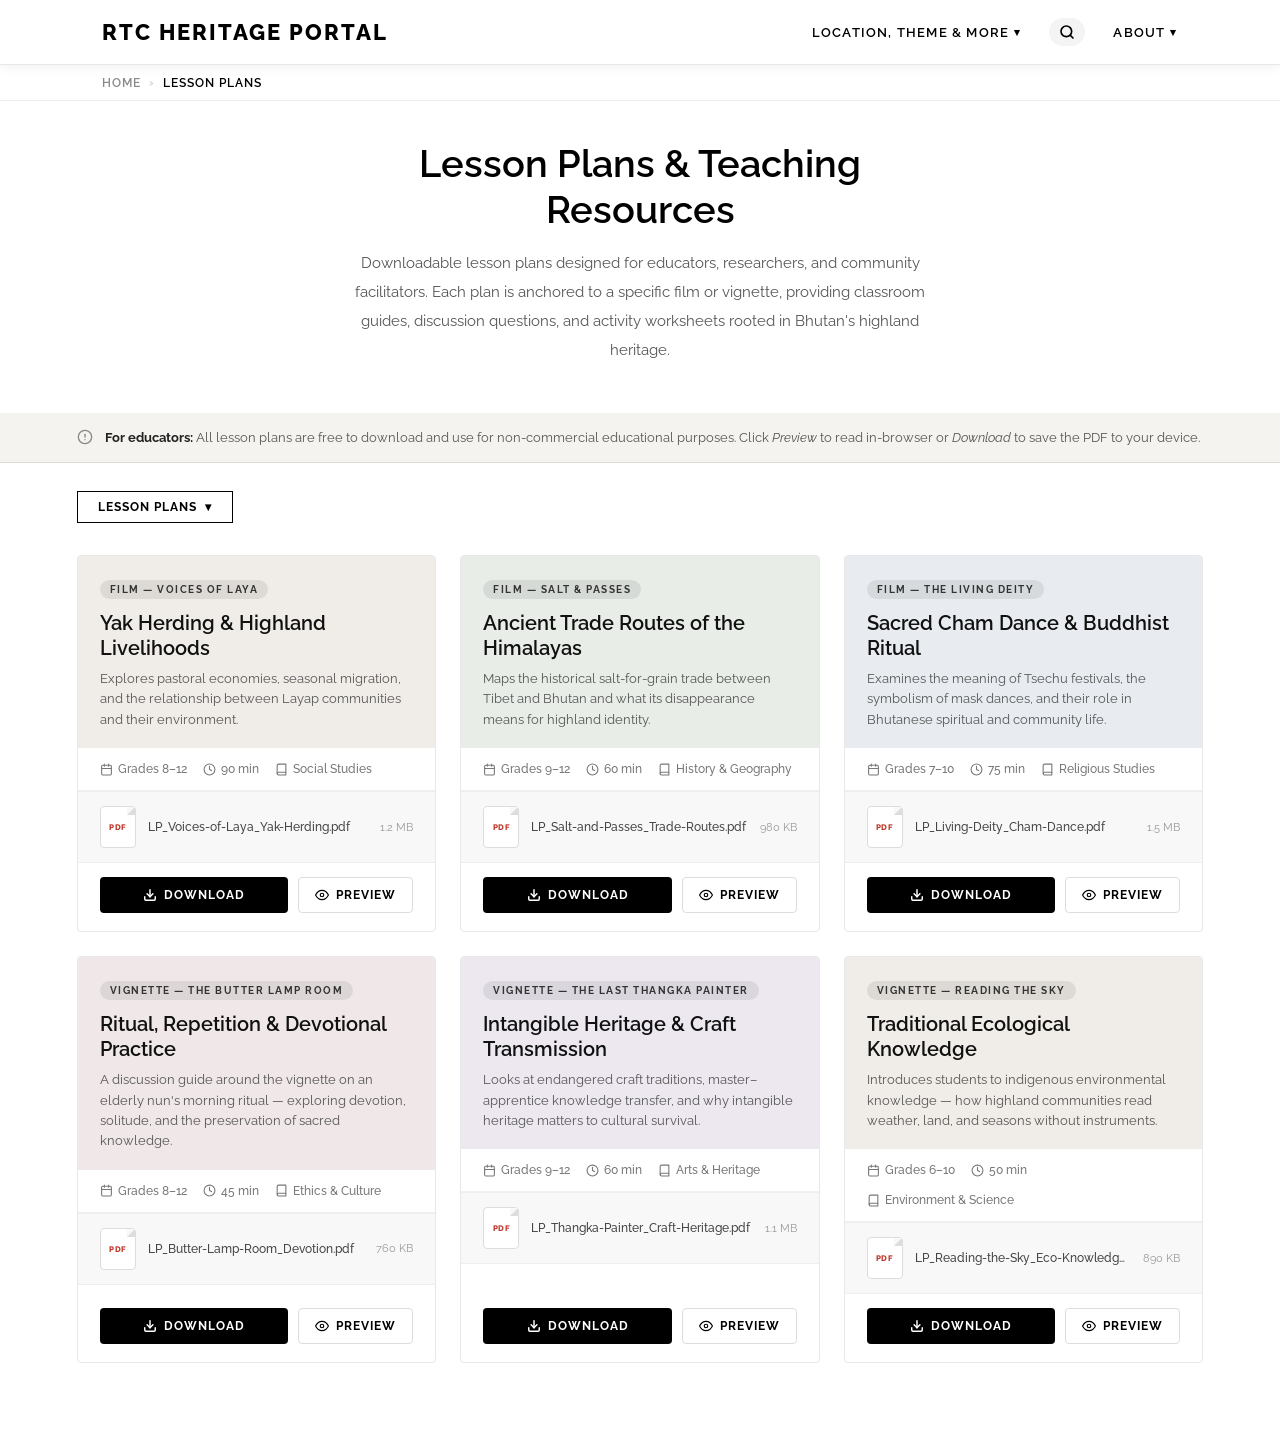
<file: lesson-plan.html>
<!DOCTYPE html>
<html lang="en">
<head>
    <meta charset="UTF-8">
    <meta name="viewport" content="width=device-width, initial-scale=1.0">
    <title>Lesson Plans — Highland Heritages of Bhutan</title>
    <link href="https://fonts.googleapis.com/css2?family=Raleway:ital,wght@0,100;0,200;0,300;0,400;0,500;0,600;0,700;0,800;0,900;1,400;1,600&display=swap" rel="stylesheet">
    <style>
        *, *::before, *::after { box-sizing: border-box; margin: 0; padding: 0; }
        html { scroll-behavior: smooth; }
        body { font-family: 'Raleway', sans-serif; background: #fff; color: #000; }
        a { text-decoration: none; color: inherit; }

        /* HEADER */
        header { position: sticky; top: 0; z-index: 1000; background: #fff; padding: 18px 8%; border-bottom: 1px solid #e8e8e8; box-shadow: 0 2px 12px rgba(0,0,0,0.06); }
        .nav-container { display: flex; justify-content: space-between; align-items: center; position: relative; }
        .logo { font-family: 'Raleway', sans-serif; font-size: 1.4rem; font-weight: 800; text-transform: uppercase; letter-spacing: 2px; flex-shrink: 0; }
        .nav-list { list-style: none; display: flex; align-items: center; gap: 28px; margin: 0; padding: 0; }
        .nav-list > li { position: relative; }
        .nav-list > li > a { font-family: 'Raleway', sans-serif; font-weight: 600; font-size: 0.82rem; text-transform: uppercase; letter-spacing: 1.2px; transition: opacity 0.3s; display: flex; align-items: center; gap: 5px; white-space: nowrap; }
        .nav-list > li > a:hover { opacity: 0.45; }
        .arrow { font-size: 0.68rem; transition: transform 0.3s; display: inline-block; }
        .has-dropdown:hover .arrow { transform: rotate(180deg); }
        .dropdown { display: none; position: absolute; top: calc(100% + 14px); left: 50%; transform: translateX(-50%); background: #fff; border: 1.5px solid #e0e0e0; border-radius: 12px; box-shadow: 0 8px 32px rgba(0,0,0,0.12); padding: 10px 8px; list-style: none; flex-direction: row; gap: 4px; white-space: nowrap; z-index: 2000; min-width: max-content; }
        .dropdown::before { content: ''; position: absolute; top: -7px; left: 50%; transform: translateX(-50%); border-left: 7px solid transparent; border-right: 7px solid transparent; border-bottom: 7px solid #e0e0e0; }
        .dropdown::after  { content: ''; position: absolute; top: -5px; left: 50%; transform: translateX(-50%); border-left: 6px solid transparent; border-right: 6px solid transparent; border-bottom: 6px solid #fff; }
        .has-dropdown:hover .dropdown { display: flex; }
        .dropdown li a { font-family: 'Raleway', sans-serif; display: block; padding: 8px 16px; font-size: 0.8rem; font-weight: 600; text-transform: uppercase; letter-spacing: 1px; border-radius: 8px; transition: background 0.2s; white-space: nowrap; }
        .dropdown li a:hover { background: #f4f4f4; }
        .mega-dropdown { display: none; position: absolute; top: calc(100% + 14px); left: 0; background: #fff; border: 1.5px solid #e0e0e0; border-radius: 16px; box-shadow: 0 12px 40px rgba(0,0,0,0.13); padding: 24px 20px; flex-direction: row; gap: 0; z-index: 2000; min-width: 520px; }
        .mega-dropdown::before { content: ''; position: absolute; top: -7px; left: 36px; border-left: 7px solid transparent; border-right: 7px solid transparent; border-bottom: 7px solid #e0e0e0; }
        .mega-dropdown::after  { content: ''; position: absolute; top: -5px; left: 36px; border-left: 6px solid transparent; border-right: 6px solid transparent; border-bottom: 6px solid #fff; }
        .mega-parent:hover .mega-dropdown { display: flex; }
        .mega-col { display: flex; flex-direction: column; gap: 2px; flex: 1; padding: 0 16px; }
        .mega-col:first-child { padding-left: 4px; }
        .mega-col:last-child  { padding-right: 4px; }
        .mega-heading { font-family: 'Raleway', sans-serif; font-size: 0.7rem; font-weight: 800; text-transform: uppercase; letter-spacing: 2px; color: #888; margin: 0 0 10px 8px; }
        .mega-col a { font-family: 'Raleway', sans-serif; display: block; padding: 8px 12px; font-size: 0.82rem; font-weight: 600; border-radius: 8px; transition: background 0.2s; white-space: nowrap; }
        .mega-col a:hover { background: #f4f4f4; }
        .mega-divider { width: 1px; background: #eee; margin: 0 4px; align-self: stretch; }
        .search-item { list-style: none; }
        .search-wrapper { display: flex; align-items: center; background: #f4f4f4; border-radius: 999px; padding: 6px 10px; transition: width 0.35s, background 0.2s; overflow: hidden; width: 36px; }
        .search-wrapper.expanded { width: 200px; background: #f0f0f0; }
        .search-icon-btn { background: none; border: none; cursor: pointer; padding: 0; display: flex; align-items: center; flex-shrink: 0; }
        .search-input { font-family: 'Raleway', sans-serif; border: none; background: transparent; outline: none; font-size: 0.82rem; width: 0; padding: 0; transition: width 0.35s, padding 0.35s; }
        .search-wrapper.expanded .search-input { width: 140px; padding: 0 0 0 8px; }
        .hamburger { display: none; flex-direction: column; justify-content: center; gap: 5px; background: none; border: none; cursor: pointer; padding: 4px; z-index: 1100; }
        .hamburger span { display: block; width: 24px; height: 2px; background: #000; border-radius: 2px; transition: all 0.3s; }
        .hamburger.open span:nth-child(1) { transform: translateY(7px) rotate(45deg); }
        .hamburger.open span:nth-child(2) { opacity: 0; }
        .hamburger.open span:nth-child(3) { transform: translateY(-7px) rotate(-45deg); }

        /* BREADCRUMB */
        .breadcrumb { position: sticky; top: 57px; z-index: 900; background: #fff; border-bottom: 1px solid #ececec; padding: 10px 8%; display: flex; align-items: center; gap: 8px; font-family: 'Raleway', sans-serif; font-size: 0.72rem; font-weight: 600; text-transform: uppercase; letter-spacing: 1px; }
        .breadcrumb a { color: #888; text-decoration: none; transition: color 0.2s; }
        .breadcrumb a:hover { color: #000; }
        .bc-sep { color: #ccc; font-size: 0.8rem; }
        .bc-current { color: #000; }

        /* INTRO */
        .inner-intro { max-width: 760px; margin: 0 auto; padding: 40px 6% 48px; text-align: center; }
        .inner-intro h2 { font-family: 'Raleway', sans-serif; font-size: 2.4rem; font-weight: 600; line-height: 1.2; margin-bottom: 16px; }
        .inner-intro p { font-family: 'Raleway', sans-serif; font-size: 0.95rem; color: #555; line-height: 1.9; }

        /* FILTER */
        .filter-bar { padding: 0 6% 32px; }
        .filter-dropdown-wrap { position: relative; display: inline-block; }
        .filter-trigger { font-family: 'Raleway', sans-serif; background: none; border: 1px solid #000; padding: 8px 20px; font-size: 0.75rem; font-weight: 700; text-transform: uppercase; letter-spacing: 1px; cursor: pointer; display: flex; align-items: center; gap: 8px; }
        .filter-menu { display: none; position: absolute; top: 100%; left: 0; background: #fff; border: 1px solid #e8e8e8; border-top: 2px solid #000; min-width: 200px; z-index: 100; }
        .filter-dropdown-wrap:hover .filter-menu { display: block; }
        .filter-option { font-family: 'Raleway', sans-serif; display: block; padding: 11px 18px; font-size: 0.8rem; transition: background 0.2s; cursor: pointer; text-decoration: none; color: #000; }
        .filter-option:hover, .filter-option.active { background: #f5f5f5; font-weight: 600; }

        /* LESSON CARDS */
        .lesson-grid { display: grid; grid-template-columns: repeat(3, 1fr); gap: 24px; padding: 0 6% 80px; }
        .lesson-card { border: 1px solid #e8e8e8; border-radius: 4px; overflow: hidden; display: flex; flex-direction: column; transition: box-shadow 0.3s, transform 0.3s; background: #fff; }
        .lesson-card:hover { box-shadow: 0 8px 32px rgba(0,0,0,0.11); transform: translateY(-3px); }
        .lesson-card-header { padding: 22px 22px 18px; position: relative; }
        .lesson-card-header.color-1 { background: #f0ede8; }
        .lesson-card-header.color-2 { background: #e8ede8; }
        .lesson-card-header.color-3 { background: #e8ecf0; }
        .lesson-card-header.color-4 { background: #f0e8e8; }
        .lesson-card-header.color-5 { background: #ede8f0; }
        .lesson-card-header.color-6 { background: #f0ece8; }
        .lesson-tag { font-family: 'Raleway', sans-serif; display: inline-block; font-size: 0.62rem; font-weight: 700; text-transform: uppercase; letter-spacing: 1.5px; padding: 4px 10px; border-radius: 999px; background: rgba(0,0,0,0.08); color: #333; margin-bottom: 12px; }
        .lesson-card-header h4 { font-family: 'Raleway', sans-serif; font-size: 1.25rem; font-weight: 600; line-height: 1.25; color: #111; margin-bottom: 8px; }
        .lesson-card-header p { font-family: 'Raleway', sans-serif; font-size: 0.8rem; color: #555; line-height: 1.6; }
        .lesson-meta { display: flex; gap: 16px; padding: 14px 22px; border-bottom: 1px solid #f0f0f0; flex-wrap: wrap; }
        .lesson-meta-item { font-family: 'Raleway', sans-serif; display: flex; align-items: center; gap: 5px; font-size: 0.72rem; color: #777; font-weight: 500; }
        .lesson-meta-item svg { flex-shrink: 0; }
        .lesson-pdf-preview { background: #f8f8f8; border-top: 1px solid #eee; border-bottom: 1px solid #eee; padding: 14px 22px; display: flex; align-items: center; gap: 12px; }
        .pdf-icon { width: 36px; height: 42px; background: #fff; border: 1px solid #ddd; border-radius: 4px; display: flex; align-items: center; justify-content: center; flex-shrink: 0; position: relative; }
        .pdf-icon::after { content: 'PDF'; font-family: 'Raleway', sans-serif; font-size: 0.5rem; font-weight: 800; color: #c0392b; letter-spacing: 0.5px; }
        .pdf-icon::before { content: ''; position: absolute; top: 0; right: 0; border-left: 8px solid #f8f8f8; border-bottom: 8px solid #ddd; width: 0; height: 0; }
        .pdf-filename { font-family: 'Raleway', sans-serif; font-size: 0.75rem; color: #444; font-weight: 500; flex: 1; overflow: hidden; text-overflow: ellipsis; white-space: nowrap; }
        .pdf-size { font-family: 'Raleway', sans-serif; font-size: 0.68rem; color: #999; flex-shrink: 0; }
        .lesson-actions { padding: 14px 22px 18px; display: flex; gap: 10px; margin-top: auto; }
        .btn-download { font-family: 'Raleway', sans-serif; flex: 1; display: flex; align-items: center; justify-content: center; gap: 7px; padding: 10px 16px; background: #000; color: #fff; font-size: 0.72rem; font-weight: 700; text-transform: uppercase; letter-spacing: 1px; border-radius: 4px; border: none; cursor: pointer; transition: background 0.2s, transform 0.15s; }
        .btn-download:hover { background: #222; transform: translateY(-1px); }
        .btn-preview { font-family: 'Raleway', sans-serif; display: flex; align-items: center; justify-content: center; gap: 7px; padding: 10px 16px; background: #fff; color: #000; font-size: 0.72rem; font-weight: 700; text-transform: uppercase; letter-spacing: 1px; border-radius: 4px; border: 1px solid #ddd; cursor: pointer; transition: background 0.2s, border-color 0.2s; white-space: nowrap; }
        .btn-preview:hover { background: #f5f5f5; border-color: #999; }

        /* PDF LIGHTBOX */
        .pdf-lightbox { display: none; position: fixed; inset: 0; z-index: 9000; background: rgba(0,0,0,0.78); backdrop-filter: blur(4px); align-items: center; justify-content: center; padding: 32px; }
        .pdf-lightbox.open { display: flex; }
        .pdf-modal { background: #fff; border-radius: 8px; width: 100%; max-width: 860px; max-height: 90vh; display: flex; flex-direction: column; overflow: hidden; box-shadow: 0 24px 80px rgba(0,0,0,0.4); }
        .pdf-modal-header { display: flex; align-items: center; justify-content: space-between; padding: 16px 22px; border-bottom: 1px solid #eee; flex-shrink: 0; }
        .pdf-modal-title { font-family: 'Raleway', sans-serif; font-size: 1.1rem; font-weight: 600; }
        .pdf-modal-actions { display: flex; align-items: center; gap: 10px; }
        .pdf-modal-close { font-family: 'Raleway', sans-serif; width: 32px; height: 32px; border-radius: 50%; border: 1px solid #ddd; background: none; cursor: pointer; display: flex; align-items: center; justify-content: center; font-size: 1.1rem; color: #555; transition: background 0.2s; }
        .pdf-modal-close:hover { background: #f4f4f4; }
        .pdf-modal-body { flex: 1; overflow: hidden; display: flex; flex-direction: column; background: #f0f0f0; }
        .pdf-placeholder { flex: 1; display: flex; flex-direction: column; align-items: center; justify-content: center; gap: 18px; padding: 40px; text-align: center; }
        .pdf-placeholder-icon { width: 72px; height: 84px; background: #fff; border: 2px solid #ddd; border-radius: 6px; display: flex; align-items: center; justify-content: center; font-family: 'Raleway', sans-serif; font-size: 1.1rem; font-weight: 800; color: #c0392b; letter-spacing: 1px; position: relative; }
        .pdf-placeholder-icon::before { content: ''; position: absolute; top: -1px; right: -1px; border-left: 16px solid #f0f0f0; border-bottom: 16px solid #ddd; }
        .pdf-placeholder h3 { font-family: 'Raleway', sans-serif; font-size: 1.4rem; font-weight: 600; }
        .pdf-placeholder p { font-family: 'Raleway', sans-serif; font-size: 0.85rem; color: #666; line-height: 1.7; max-width: 380px; }
        .pdf-placeholder .btn-download { display: inline-flex; flex: none; padding: 12px 28px; }
        .pdf-iframe { width: 100%; flex: 1; border: none; display: none; }

        /* NOTICE */
        .notice-bar { background: #f5f3ef; border-bottom: 1px solid #e0dbd3; padding: 14px 6%; display: flex; align-items: flex-start; gap: 12px; }
        .notice-bar svg { flex-shrink: 0; margin-top: 2px; }
        .notice-bar p { font-family: 'Raleway', sans-serif; font-size: 0.82rem; color: #555; line-height: 1.6; }
        .notice-bar strong { color: #222; }

        @media (max-width: 900px) {
            .lesson-grid { grid-template-columns: repeat(2,1fr); }
            .hamburger { display: flex; }
            #main-nav { display: none; position: absolute; top: calc(100% + 18px); left: 0; right: 0; background: #fff; border: 1.5px solid #e0e0e0; border-radius: 16px; box-shadow: 0 8px 32px rgba(0,0,0,0.12); padding: 16px 0; z-index: 999; }
            #main-nav.open { display: block; }
            .nav-list { flex-direction: column; align-items: flex-start; gap: 0; padding: 0 8px; }
            .nav-list > li { width: 100%; }
            .nav-list > li > a { padding: 12px 16px; border-radius: 10px; justify-content: space-between; width: 100%; }
            .nav-list > li > a:hover { background: #f4f4f4; opacity: 1; }
            .mega-dropdown { position: static; flex-direction: column; box-shadow: none; border: none; border-radius: 0; padding: 0 0 8px 12px; min-width: unset; width: 100%; display: none !important; }
            .mega-dropdown::before, .mega-dropdown::after { display: none; }
            .mega-dropdown.mobile-open { display: flex !important; }
            .mega-col { padding: 4px 0; }
            .mega-divider { width: 100%; height: 1px; margin: 6px 0; }
            .dropdown { position: static; transform: none; box-shadow: none; border: none; border-radius: 0; padding: 0 0 8px 16px; flex-direction: column; background: transparent; min-width: unset; display: none !important; }
            .dropdown::before, .dropdown::after { display: none; }
            .dropdown.mobile-open { display: flex !important; }
            .search-item { padding: 8px 16px; width: 100%; }
            .search-wrapper { width: 100% !important; }
            .search-input { width: 100% !important; padding: 0 0 0 8px !important; }
            .breadcrumb { top: 57px; padding: 10px 4%; }
            .pdf-lightbox { padding: 16px; }
        }
        @media (max-width: 600px) {
            .lesson-grid { grid-template-columns: 1fr; }
            .lesson-actions { flex-direction: column; }
        }
    </style>
</head>
<body>

<header>
    <div class="nav-container">
        <a href="index.html" class="logo">RTC Heritage Portal</a>
        <button class="hamburger" id="hamburger" aria-label="Toggle menu"><span></span><span></span><span></span></button>
        <nav id="main-nav">
            <ul class="nav-list">
                <li class="has-dropdown mega-parent">
                    <a href="#">Location, Theme & More <span class="arrow">▾</span></a>
                    <div class="mega-dropdown">
                        <div class="mega-col">
                            <p class="mega-heading">Location</p>
                            <a href="haa-resourea.html">Haa Resources</a>
                            <a href="index.html#sephu">Sephu Resources</a>
                            <a href="index.html#thimphu">Thimphu Resources</a>
                        </div>
                        <div class="mega-divider"></div>
                        <div class="mega-col">
                            <p class="mega-heading">Theme</p>
                            <a href="index.html?theme=0">Page Theme</a>
                            <a href="index.html?theme=1">Theme Cultural</a>
                            <a href="index.html?theme=2">Theme Cosmetic</a>
                        </div>
                        <div class="mega-divider"></div>
                        <div class="mega-col">
                            <p class="mega-heading">More</p>
                            <a href="resources.html">Additional Resources</a>
                            <a href="interactive-map.html">Interactive Map</a>
                            <a href="#">Announcement</a>
                        </div>
                    </div>
                </li>
                <li class="search-item">
                    <div class="search-wrapper" id="search-wrapper">
                        <button class="search-icon-btn" id="search-btn" aria-label="Search">
                            <svg width="16" height="16" viewBox="0 0 24 24" fill="none" stroke="#000" stroke-width="2.5" stroke-linecap="round" stroke-linejoin="round"><circle cx="11" cy="11" r="8"/><line x1="21" y1="21" x2="16.65" y2="16.65"/></svg>
                        </button>
                        <input type="text" class="search-input" id="search-input" placeholder="Search...">
                    </div>
                </li>
                <li class="has-dropdown">
                    <a href="#">About <span class="arrow">▾</span></a>
                    <ul class="dropdown">
                        <li><a href="vmo.html">Vision</a></li>
                        <li><a href="vmo.html">Mission</a></li>
                        <li><a href="vmo.html">Objective</a></li>
                    </ul>
                </li>
            </ul>
        </nav>
    </div>
</header>

<nav class="breadcrumb">
    <a href="index.html">Home</a>
    
    <span class="bc-sep">›</span>
    <span class="bc-current">Lesson Plans</span>
</nav>

<div class="inner-intro">
    <h2>Lesson Plans & Teaching Resources</h2>
    <p>Downloadable lesson plans designed for educators, researchers, and community facilitators. Each plan is anchored to a specific film or vignette, providing classroom guides, discussion questions, and activity worksheets rooted in Bhutan's highland heritage.</p>
</div>

<div class="notice-bar">
    <svg width="16" height="16" viewBox="0 0 24 24" fill="none" stroke="#888" stroke-width="2" stroke-linecap="round" stroke-linejoin="round"><circle cx="12" cy="12" r="10"/><line x1="12" y1="8" x2="12" y2="12"/><line x1="12" y1="16" x2="12.01" y2="16"/></svg>
    <p><strong>For educators:</strong> All lesson plans are free to download and use for non-commercial educational purposes. Click <em>Preview</em> to read in-browser or <em>Download</em> to save the PDF to your device.</p>
</div>

<div class="filter-bar" style="padding-top: 28px;">
    <div class="filter-dropdown-wrap">
        <button class="filter-trigger">Lesson Plans <span class="filter-arrow">▾</span></button>
        <div class="filter-menu">
            <a class="filter-option" href="films.html">Films</a>
            <a class="filter-option" href="vignettes.html">Vignettes</a>
            <a class="filter-option" href="photoessay.html">Photo Essay</a>
            <a class="filter-option active" href="lesson-plan.html">Lesson Plans</a>
        </div>
    </div>
</div>

<section class="lesson-grid">

    <!-- Card 1 -->
    <div class="lesson-card">
        <div class="lesson-card-header color-1">
            <span class="lesson-tag">Film — Voices of Laya</span>
            <h4>Yak Herding & Highland Livelihoods</h4>
            <p>Explores pastoral economies, seasonal migration, and the relationship between Layap communities and their environment.</p>
        </div>
        <div class="lesson-meta">
            <span class="lesson-meta-item">
                <svg width="13" height="13" viewBox="0 0 24 24" fill="none" stroke="currentColor" stroke-width="2" stroke-linecap="round" stroke-linejoin="round"><rect x="3" y="4" width="18" height="18" rx="2"/><line x1="16" y1="2" x2="16" y2="6"/><line x1="8" y1="2" x2="8" y2="6"/><line x1="3" y1="10" x2="21" y2="10"/></svg>
                Grades 8–12
            </span>
            <span class="lesson-meta-item">
                <svg width="13" height="13" viewBox="0 0 24 24" fill="none" stroke="currentColor" stroke-width="2" stroke-linecap="round" stroke-linejoin="round"><circle cx="12" cy="12" r="10"/><polyline points="12 6 12 12 16 14"/></svg>
                90 min
            </span>
            <span class="lesson-meta-item">
                <svg width="13" height="13" viewBox="0 0 24 24" fill="none" stroke="currentColor" stroke-width="2" stroke-linecap="round" stroke-linejoin="round"><path d="M4 19.5A2.5 2.5 0 0 1 6.5 17H20"/><path d="M6.5 2H20v20H6.5A2.5 2.5 0 0 1 4 19.5v-15A2.5 2.5 0 0 1 6.5 2z"/></svg>
                Social Studies
            </span>
        </div>
        <div class="lesson-pdf-preview">
            <div class="pdf-icon"></div>
            <span class="pdf-filename">LP_Voices-of-Laya_Yak-Herding.pdf</span>
            <span class="pdf-size">1.2 MB</span>
        </div>
        <div class="lesson-actions">
            <button class="btn-download" onclick="downloadPdf('pdfs/Bakery-Business-Plan-Template-Example.pdf', 'LP_Voices-of-Laya_Yak-Herding.pdf')">
                <svg width="14" height="14" viewBox="0 0 24 24" fill="none" stroke="currentColor" stroke-width="2.5" stroke-linecap="round" stroke-linejoin="round"><path d="M21 15v4a2 2 0 0 1-2 2H5a2 2 0 0 1-2-2v-4"/><polyline points="7 10 12 15 17 10"/><line x1="12" y1="15" x2="12" y2="3"/></svg>
                Download
            </button>
            <button class="btn-preview" onclick="openPreview('pdfs/Bakery-Business-Plan-Template-Example.pdf', 'Yak Herding & Highland Livelihoods')">
                <svg width="14" height="14" viewBox="0 0 24 24" fill="none" stroke="currentColor" stroke-width="2" stroke-linecap="round" stroke-linejoin="round"><path d="M1 12s4-8 11-8 11 8 11 8-4 8-11 8-11-8-11-8z"/><circle cx="12" cy="12" r="3"/></svg>
                Preview
            </button>
        </div>
    </div>

    <!-- Card 2 -->
    <div class="lesson-card">
        <div class="lesson-card-header color-2">
            <span class="lesson-tag">Film — Salt & Passes</span>
            <h4>Ancient Trade Routes of the Himalayas</h4>
            <p>Maps the historical salt-for-grain trade between Tibet and Bhutan and what its disappearance means for highland identity.</p>
        </div>
        <div class="lesson-meta">
            <span class="lesson-meta-item">
                <svg width="13" height="13" viewBox="0 0 24 24" fill="none" stroke="currentColor" stroke-width="2" stroke-linecap="round" stroke-linejoin="round"><rect x="3" y="4" width="18" height="18" rx="2"/><line x1="16" y1="2" x2="16" y2="6"/><line x1="8" y1="2" x2="8" y2="6"/><line x1="3" y1="10" x2="21" y2="10"/></svg>
                Grades 9–12
            </span>
            <span class="lesson-meta-item">
                <svg width="13" height="13" viewBox="0 0 24 24" fill="none" stroke="currentColor" stroke-width="2" stroke-linecap="round" stroke-linejoin="round"><circle cx="12" cy="12" r="10"/><polyline points="12 6 12 12 16 14"/></svg>
                60 min
            </span>
            <span class="lesson-meta-item">
                <svg width="13" height="13" viewBox="0 0 24 24" fill="none" stroke="currentColor" stroke-width="2" stroke-linecap="round" stroke-linejoin="round"><path d="M4 19.5A2.5 2.5 0 0 1 6.5 17H20"/><path d="M6.5 2H20v20H6.5A2.5 2.5 0 0 1 4 19.5v-15A2.5 2.5 0 0 1 6.5 2z"/></svg>
                History & Geography
            </span>
        </div>
        <div class="lesson-pdf-preview">
            <div class="pdf-icon"></div>
            <span class="pdf-filename">LP_Salt-and-Passes_Trade-Routes.pdf</span>
            <span class="pdf-size">980 KB</span>
        </div>
        <div class="lesson-actions">
            <button class="btn-download" onclick="downloadPdf('pdfs/LP_Salt-and-Passes_Trade-Routes.pdf', 'LP_Salt-and-Passes_Trade-Routes.pdf')">
                <svg width="14" height="14" viewBox="0 0 24 24" fill="none" stroke="currentColor" stroke-width="2.5" stroke-linecap="round" stroke-linejoin="round"><path d="M21 15v4a2 2 0 0 1-2 2H5a2 2 0 0 1-2-2v-4"/><polyline points="7 10 12 15 17 10"/><line x1="12" y1="15" x2="12" y2="3"/></svg>
                Download
            </button>
            <button class="btn-preview" onclick="openPreview('pdfs/LP_Salt-and-Passes_Trade-Routes.pdf', 'Ancient Trade Routes of the Himalayas')">
                <svg width="14" height="14" viewBox="0 0 24 24" fill="none" stroke="currentColor" stroke-width="2" stroke-linecap="round" stroke-linejoin="round"><path d="M1 12s4-8 11-8 11 8 11 8-4 8-11 8-11-8-11-8z"/><circle cx="12" cy="12" r="3"/></svg>
                Preview
            </button>
        </div>
    </div>

    <!-- Card 3 -->
    <div class="lesson-card">
        <div class="lesson-card-header color-3">
            <span class="lesson-tag">Film — The Living Deity</span>
            <h4>Sacred Cham Dance & Buddhist Ritual</h4>
            <p>Examines the meaning of Tsechu festivals, the symbolism of mask dances, and their role in Bhutanese spiritual and community life.</p>
        </div>
        <div class="lesson-meta">
            <span class="lesson-meta-item">
                <svg width="13" height="13" viewBox="0 0 24 24" fill="none" stroke="currentColor" stroke-width="2" stroke-linecap="round" stroke-linejoin="round"><rect x="3" y="4" width="18" height="18" rx="2"/><line x1="16" y1="2" x2="16" y2="6"/><line x1="8" y1="2" x2="8" y2="6"/><line x1="3" y1="10" x2="21" y2="10"/></svg>
                Grades 7–10
            </span>
            <span class="lesson-meta-item">
                <svg width="13" height="13" viewBox="0 0 24 24" fill="none" stroke="currentColor" stroke-width="2" stroke-linecap="round" stroke-linejoin="round"><circle cx="12" cy="12" r="10"/><polyline points="12 6 12 12 16 14"/></svg>
                75 min
            </span>
            <span class="lesson-meta-item">
                <svg width="13" height="13" viewBox="0 0 24 24" fill="none" stroke="currentColor" stroke-width="2" stroke-linecap="round" stroke-linejoin="round"><path d="M4 19.5A2.5 2.5 0 0 1 6.5 17H20"/><path d="M6.5 2H20v20H6.5A2.5 2.5 0 0 1 4 19.5v-15A2.5 2.5 0 0 1 6.5 2z"/></svg>
                Religious Studies
            </span>
        </div>
        <div class="lesson-pdf-preview">
            <div class="pdf-icon"></div>
            <span class="pdf-filename">LP_Living-Deity_Cham-Dance.pdf</span>
            <span class="pdf-size">1.5 MB</span>
        </div>
        <div class="lesson-actions">
            <button class="btn-download" onclick="downloadPdf('pdfs/LP_Living-Deity_Cham-Dance.pdf', 'LP_Living-Deity_Cham-Dance.pdf')">
                <svg width="14" height="14" viewBox="0 0 24 24" fill="none" stroke="currentColor" stroke-width="2.5" stroke-linecap="round" stroke-linejoin="round"><path d="M21 15v4a2 2 0 0 1-2 2H5a2 2 0 0 1-2-2v-4"/><polyline points="7 10 12 15 17 10"/><line x1="12" y1="15" x2="12" y2="3"/></svg>
                Download
            </button>
            <button class="btn-preview" onclick="openPreview('pdfs/LP_Living-Deity_Cham-Dance.pdf', 'Sacred Cham Dance & Buddhist Ritual')">
                <svg width="14" height="14" viewBox="0 0 24 24" fill="none" stroke="currentColor" stroke-width="2" stroke-linecap="round" stroke-linejoin="round"><path d="M1 12s4-8 11-8 11 8 11 8-4 8-11 8-11-8-11-8z"/><circle cx="12" cy="12" r="3"/></svg>
                Preview
            </button>
        </div>
    </div>

    <!-- Card 4 -->
    <div class="lesson-card">
        <div class="lesson-card-header color-4">
            <span class="lesson-tag">Vignette — The Butter Lamp Room</span>
            <h4>Ritual, Repetition & Devotional Practice</h4>
            <p>A discussion guide around the vignette on an elderly nun's morning ritual — exploring devotion, solitude, and the preservation of sacred knowledge.</p>
        </div>
        <div class="lesson-meta">
            <span class="lesson-meta-item">
                <svg width="13" height="13" viewBox="0 0 24 24" fill="none" stroke="currentColor" stroke-width="2" stroke-linecap="round" stroke-linejoin="round"><rect x="3" y="4" width="18" height="18" rx="2"/><line x1="16" y1="2" x2="16" y2="6"/><line x1="8" y1="2" x2="8" y2="6"/><line x1="3" y1="10" x2="21" y2="10"/></svg>
                Grades 8–12
            </span>
            <span class="lesson-meta-item">
                <svg width="13" height="13" viewBox="0 0 24 24" fill="none" stroke="currentColor" stroke-width="2" stroke-linecap="round" stroke-linejoin="round"><circle cx="12" cy="12" r="10"/><polyline points="12 6 12 12 16 14"/></svg>
                45 min
            </span>
            <span class="lesson-meta-item">
                <svg width="13" height="13" viewBox="0 0 24 24" fill="none" stroke="currentColor" stroke-width="2" stroke-linecap="round" stroke-linejoin="round"><path d="M4 19.5A2.5 2.5 0 0 1 6.5 17H20"/><path d="M6.5 2H20v20H6.5A2.5 2.5 0 0 1 4 19.5v-15A2.5 2.5 0 0 1 6.5 2z"/></svg>
                Ethics & Culture
            </span>
        </div>
        <div class="lesson-pdf-preview">
            <div class="pdf-icon"></div>
            <span class="pdf-filename">LP_Butter-Lamp-Room_Devotion.pdf</span>
            <span class="pdf-size">760 KB</span>
        </div>
        <div class="lesson-actions">
            <button class="btn-download" onclick="downloadPdf('pdfs/LP_Butter-Lamp-Room_Devotion.pdf', 'LP_Butter-Lamp-Room_Devotion.pdf')">
                <svg width="14" height="14" viewBox="0 0 24 24" fill="none" stroke="currentColor" stroke-width="2.5" stroke-linecap="round" stroke-linejoin="round"><path d="M21 15v4a2 2 0 0 1-2 2H5a2 2 0 0 1-2-2v-4"/><polyline points="7 10 12 15 17 10"/><line x1="12" y1="15" x2="12" y2="3"/></svg>
                Download
            </button>
            <button class="btn-preview" onclick="openPreview('pdfs/LP_Butter-Lamp-Room_Devotion.pdf', 'Ritual, Repetition & Devotional Practice')">
                <svg width="14" height="14" viewBox="0 0 24 24" fill="none" stroke="currentColor" stroke-width="2" stroke-linecap="round" stroke-linejoin="round"><path d="M1 12s4-8 11-8 11 8 11 8-4 8-11 8-11-8-11-8z"/><circle cx="12" cy="12" r="3"/></svg>
                Preview
            </button>
        </div>
    </div>

    <!-- Card 5 -->
    <div class="lesson-card">
        <div class="lesson-card-header color-5">
            <span class="lesson-tag">Vignette — The Last Thangka Painter</span>
            <h4>Intangible Heritage & Craft Transmission</h4>
            <p>Looks at endangered craft traditions, master–apprentice knowledge transfer, and why intangible heritage matters to cultural survival.</p>
        </div>
        <div class="lesson-meta">
            <span class="lesson-meta-item">
                <svg width="13" height="13" viewBox="0 0 24 24" fill="none" stroke="currentColor" stroke-width="2" stroke-linecap="round" stroke-linejoin="round"><rect x="3" y="4" width="18" height="18" rx="2"/><line x1="16" y1="2" x2="16" y2="6"/><line x1="8" y1="2" x2="8" y2="6"/><line x1="3" y1="10" x2="21" y2="10"/></svg>
                Grades 9–12
            </span>
            <span class="lesson-meta-item">
                <svg width="13" height="13" viewBox="0 0 24 24" fill="none" stroke="currentColor" stroke-width="2" stroke-linecap="round" stroke-linejoin="round"><circle cx="12" cy="12" r="10"/><polyline points="12 6 12 12 16 14"/></svg>
                60 min
            </span>
            <span class="lesson-meta-item">
                <svg width="13" height="13" viewBox="0 0 24 24" fill="none" stroke="currentColor" stroke-width="2" stroke-linecap="round" stroke-linejoin="round"><path d="M4 19.5A2.5 2.5 0 0 1 6.5 17H20"/><path d="M6.5 2H20v20H6.5A2.5 2.5 0 0 1 4 19.5v-15A2.5 2.5 0 0 1 6.5 2z"/></svg>
                Arts & Heritage
            </span>
        </div>
        <div class="lesson-pdf-preview">
            <div class="pdf-icon"></div>
            <span class="pdf-filename">LP_Thangka-Painter_Craft-Heritage.pdf</span>
            <span class="pdf-size">1.1 MB</span>
        </div>
        <div class="lesson-actions">
            <button class="btn-download" onclick="downloadPdf('pdfs/LP_Thangka-Painter_Craft-Heritage.pdf', 'LP_Thangka-Painter_Craft-Heritage.pdf')">
                <svg width="14" height="14" viewBox="0 0 24 24" fill="none" stroke="currentColor" stroke-width="2.5" stroke-linecap="round" stroke-linejoin="round"><path d="M21 15v4a2 2 0 0 1-2 2H5a2 2 0 0 1-2-2v-4"/><polyline points="7 10 12 15 17 10"/><line x1="12" y1="15" x2="12" y2="3"/></svg>
                Download
            </button>
            <button class="btn-preview" onclick="openPreview('pdfs/LP_Thangka-Painter_Craft-Heritage.pdf', 'Intangible Heritage & Craft Transmission')">
                <svg width="14" height="14" viewBox="0 0 24 24" fill="none" stroke="currentColor" stroke-width="2" stroke-linecap="round" stroke-linejoin="round"><path d="M1 12s4-8 11-8 11 8 11 8-4 8-11 8-11-8-11-8z"/><circle cx="12" cy="12" r="3"/></svg>
                Preview
            </button>
        </div>
    </div>

    <!-- Card 6 -->
    <div class="lesson-card">
        <div class="lesson-card-header color-6">
            <span class="lesson-tag">Vignette — Reading the Sky</span>
            <h4>Traditional Ecological Knowledge</h4>
            <p>Introduces students to indigenous environmental knowledge — how highland communities read weather, land, and seasons without instruments.</p>
        </div>
        <div class="lesson-meta">
            <span class="lesson-meta-item">
                <svg width="13" height="13" viewBox="0 0 24 24" fill="none" stroke="currentColor" stroke-width="2" stroke-linecap="round" stroke-linejoin="round"><rect x="3" y="4" width="18" height="18" rx="2"/><line x1="16" y1="2" x2="16" y2="6"/><line x1="8" y1="2" x2="8" y2="6"/><line x1="3" y1="10" x2="21" y2="10"/></svg>
                Grades 6–10
            </span>
            <span class="lesson-meta-item">
                <svg width="13" height="13" viewBox="0 0 24 24" fill="none" stroke="currentColor" stroke-width="2" stroke-linecap="round" stroke-linejoin="round"><circle cx="12" cy="12" r="10"/><polyline points="12 6 12 12 16 14"/></svg>
                50 min
            </span>
            <span class="lesson-meta-item">
                <svg width="13" height="13" viewBox="0 0 24 24" fill="none" stroke="currentColor" stroke-width="2" stroke-linecap="round" stroke-linejoin="round"><path d="M4 19.5A2.5 2.5 0 0 1 6.5 17H20"/><path d="M6.5 2H20v20H6.5A2.5 2.5 0 0 1 4 19.5v-15A2.5 2.5 0 0 1 6.5 2z"/></svg>
                Environment & Science
            </span>
        </div>
        <div class="lesson-pdf-preview">
            <div class="pdf-icon"></div>
            <span class="pdf-filename">LP_Reading-the-Sky_Eco-Knowledge.pdf</span>
            <span class="pdf-size">890 KB</span>
        </div>
        <div class="lesson-actions">
            <button class="btn-download" onclick="downloadPdf('pdfs/LP_Reading-the-Sky_Eco-Knowledge.pdf', 'LP_Reading-the-Sky_Eco-Knowledge.pdf')">
                <svg width="14" height="14" viewBox="0 0 24 24" fill="none" stroke="currentColor" stroke-width="2.5" stroke-linecap="round" stroke-linejoin="round"><path d="M21 15v4a2 2 0 0 1-2 2H5a2 2 0 0 1-2-2v-4"/><polyline points="7 10 12 15 17 10"/><line x1="12" y1="15" x2="12" y2="3"/></svg>
                Download
            </button>
            <button class="btn-preview" onclick="openPreview('pdfs/LP_Reading-the-Sky_Eco-Knowledge.pdf', 'Traditional Ecological Knowledge')">
                <svg width="14" height="14" viewBox="0 0 24 24" fill="none" stroke="currentColor" stroke-width="2" stroke-linecap="round" stroke-linejoin="round"><path d="M1 12s4-8 11-8 11 8 11 8-4 8-11 8-11-8-11-8z"/><circle cx="12" cy="12" r="3"/></svg>
                Preview
            </button>
        </div>
    </div>

</section>

<!-- PDF LIGHTBOX -->
<div class="pdf-lightbox" id="pdf-lightbox" onclick="closeLightboxOnBg(event)">
    <div class="pdf-modal">
        <div class="pdf-modal-header">
            <span class="pdf-modal-title" id="pdf-modal-title">Lesson Plan</span>
            <div class="pdf-modal-actions">
                <button class="btn-download" id="pdf-modal-download" style="padding:8px 16px;font-size:0.7rem;border-radius:4px;" onclick="downloadCurrentPdf()">
                    <svg width="13" height="13" viewBox="0 0 24 24" fill="none" stroke="currentColor" stroke-width="2.5" stroke-linecap="round" stroke-linejoin="round"><path d="M21 15v4a2 2 0 0 1-2 2H5a2 2 0 0 1-2-2v-4"/><polyline points="7 10 12 15 17 10"/><line x1="12" y1="15" x2="12" y2="3"/></svg>
                    Download
                </button>
                <button class="pdf-modal-close" onclick="closeLightbox()">&#215;</button>
            </div>
        </div>
        <div class="pdf-modal-body">
            <iframe class="pdf-iframe" id="pdf-iframe" title="PDF Preview"></iframe>
            <div class="pdf-placeholder" id="pdf-placeholder">
                <div class="pdf-placeholder-icon">PDF</div>
                <h3 id="placeholder-title">Lesson Plan</h3>
                <p>Your PDF file will appear here once linked. Place your PDF files in a <code>pdfs/</code> folder alongside this HTML file, matching the filenames shown on each card.</p>
                <button class="btn-download" onclick="downloadCurrentPdf()">
                    <svg width="14" height="14" viewBox="0 0 24 24" fill="none" stroke="currentColor" stroke-width="2.5" stroke-linecap="round" stroke-linejoin="round"><path d="M21 15v4a2 2 0 0 1-2 2H5a2 2 0 0 1-2-2v-4"/><polyline points="7 10 12 15 17 10"/><line x1="12" y1="15" x2="12" y2="3"/></svg>
                    Download PDF
                </button>
            </div>
        </div>
    </div>
</div>

<script>
/* ── DYNAMIC BREADCRUMB ── */
(function(){
    const params = new URLSearchParams(window.location.search);
    const from = params.get('from');
    const bcParent = document.getElementById('bc-parent');
    const map = {
        films:      { label: 'Films',      href: 'films.html' },
        vignettes:  { label: 'Vignettes',  href: 'vignettes.html' },
        photoessay: { label: 'Photo Essay', href: 'photoessay.html' }
    };
    const match = map[from] || map['films'];
    bcParent.textContent = match.label;
    bcParent.href = match.href;
})();

/* ── NAV ── */
(function(){
    const hamburger=document.getElementById('hamburger'),mainNav=document.getElementById('main-nav'),searchBtn=document.getElementById('search-btn'),searchWrapper=document.getElementById('search-wrapper'),searchInput=document.getElementById('search-input');
    document.querySelectorAll('.has-dropdown').forEach(function(item){
        const drop=item.querySelector('.mega-dropdown')||item.querySelector('.dropdown');
        if(!drop)return;
        let t;
        function open(){clearTimeout(t);document.querySelectorAll('.mega-dropdown,.dropdown').forEach(d=>{if(d!==drop)d.style.display='';});drop.style.display='flex';}
        function close(){t=setTimeout(()=>drop.style.display='',120);}
        item.addEventListener('mouseenter',()=>{if(window.innerWidth>900)open();});
        item.addEventListener('mouseleave',()=>{if(window.innerWidth>900)close();});
        drop.addEventListener('mouseenter',()=>{if(window.innerWidth>900)clearTimeout(t);});
        drop.addEventListener('mouseleave',()=>{if(window.innerWidth>900)close();});
    });
    if(searchBtn){searchBtn.addEventListener('click',function(e){e.stopPropagation();const o=searchWrapper.classList.toggle('expanded');if(o)searchInput.focus();else{searchInput.value='';searchInput.blur();}});}
    document.addEventListener('click',function(e){if(searchWrapper&&!searchWrapper.contains(e.target)){searchWrapper.classList.remove('expanded');if(searchInput)searchInput.value='';}});
    if(hamburger){hamburger.addEventListener('click',function(e){e.stopPropagation();hamburger.classList.toggle('open');mainNav.classList.toggle('open');});}
    document.querySelectorAll('.has-dropdown').forEach(function(item){
        item.addEventListener('click',function(e){
            if(window.innerWidth<=900){
                const drop=item.querySelector('.mega-dropdown')||item.querySelector('.dropdown'),arrow=item.querySelector('.arrow');
                if(!drop)return;
                const open=drop.classList.contains('mobile-open');
                document.querySelectorAll('.mega-dropdown.mobile-open,.dropdown.mobile-open').forEach(d=>d.classList.remove('mobile-open'));
                document.querySelectorAll('.arrow').forEach(a=>a.style.transform='');
                if(!open){drop.classList.add('mobile-open');if(arrow)arrow.style.transform='rotate(180deg)';}
                e.preventDefault();
            }
        });
    });
    document.addEventListener('click',function(e){if(mainNav&&hamburger&&!mainNav.contains(e.target)&&!hamburger.contains(e.target)){mainNav.classList.remove('open');hamburger.classList.remove('open');document.querySelectorAll('.mega-dropdown.mobile-open,.dropdown.mobile-open').forEach(d=>d.classList.remove('mobile-open'));}});
})();

/* ── PDF FUNCTIONS ── */
let _currentPdfPath = '';

function openPreview(pdfPath, title) {
    _currentPdfPath = pdfPath;
    document.getElementById('pdf-modal-title').textContent = title;
    document.getElementById('placeholder-title').textContent = title;
    const iframe = document.getElementById('pdf-iframe');
    const placeholder = document.getElementById('pdf-placeholder');
    const lightbox = document.getElementById('pdf-lightbox');
    iframe.style.display = 'none';
    placeholder.style.display = 'flex';
    iframe.onload = function() {
        iframe.style.display = 'block';
        placeholder.style.display = 'none';
    };
    iframe.onerror = function() {
        iframe.style.display = 'none';
        placeholder.style.display = 'flex';
    };
    iframe.src = pdfPath;
    lightbox.classList.add('open');
    document.body.style.overflow = 'hidden';
}

function closeLightbox() {
    document.getElementById('pdf-lightbox').classList.remove('open');
    document.getElementById('pdf-iframe').src = '';
    document.body.style.overflow = '';
}

function closeLightboxOnBg(e) {
    if (e.target === document.getElementById('pdf-lightbox')) closeLightbox();
}

function downloadPdf(pdfPath, filename) {
    const a = document.createElement('a');
    a.href = pdfPath;
    a.download = filename;
    document.body.appendChild(a);
    a.click();
    document.body.removeChild(a);
}

function downloadCurrentPdf() {
    if (_currentPdfPath) downloadPdf(_currentPdfPath, _currentPdfPath.split('/').pop());
}

document.addEventListener('keydown', function(e) {
    if (e.key === 'Escape') closeLightbox();
});
</script>
</body>
</html>
</file>
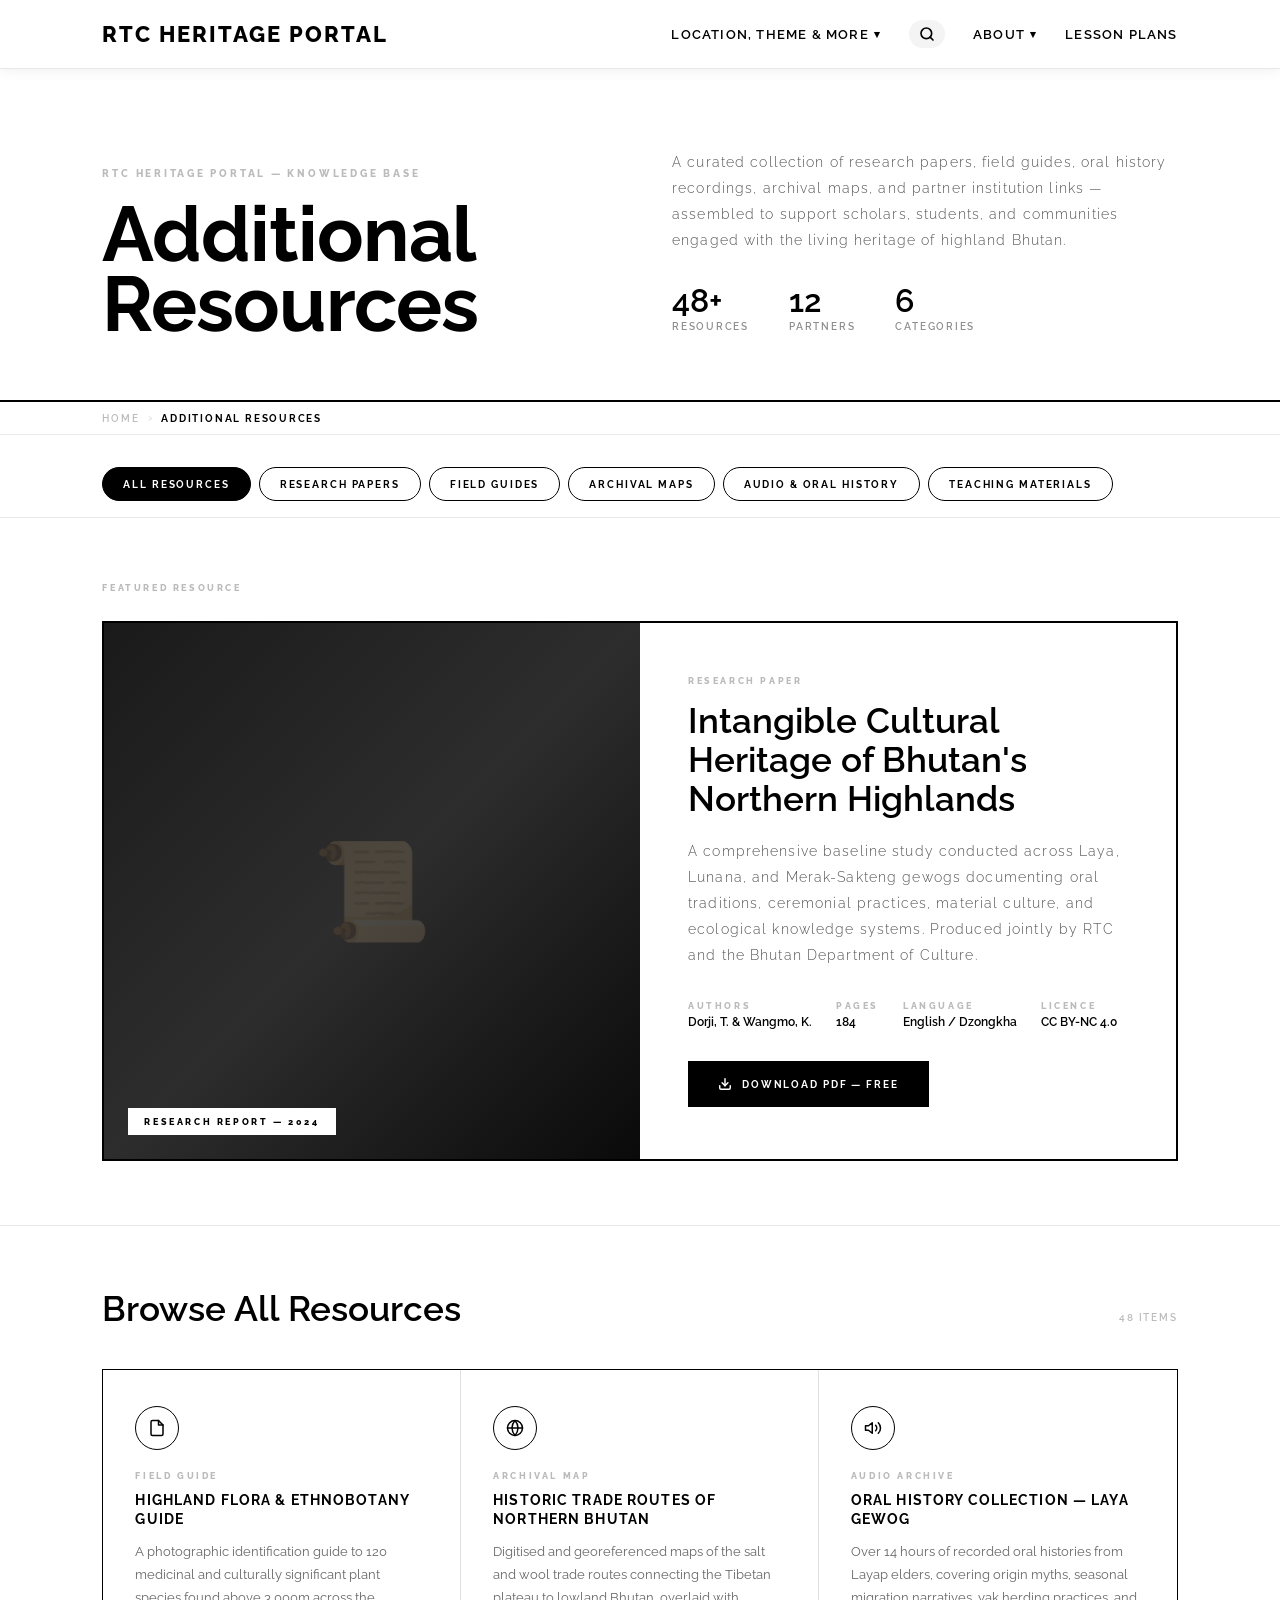
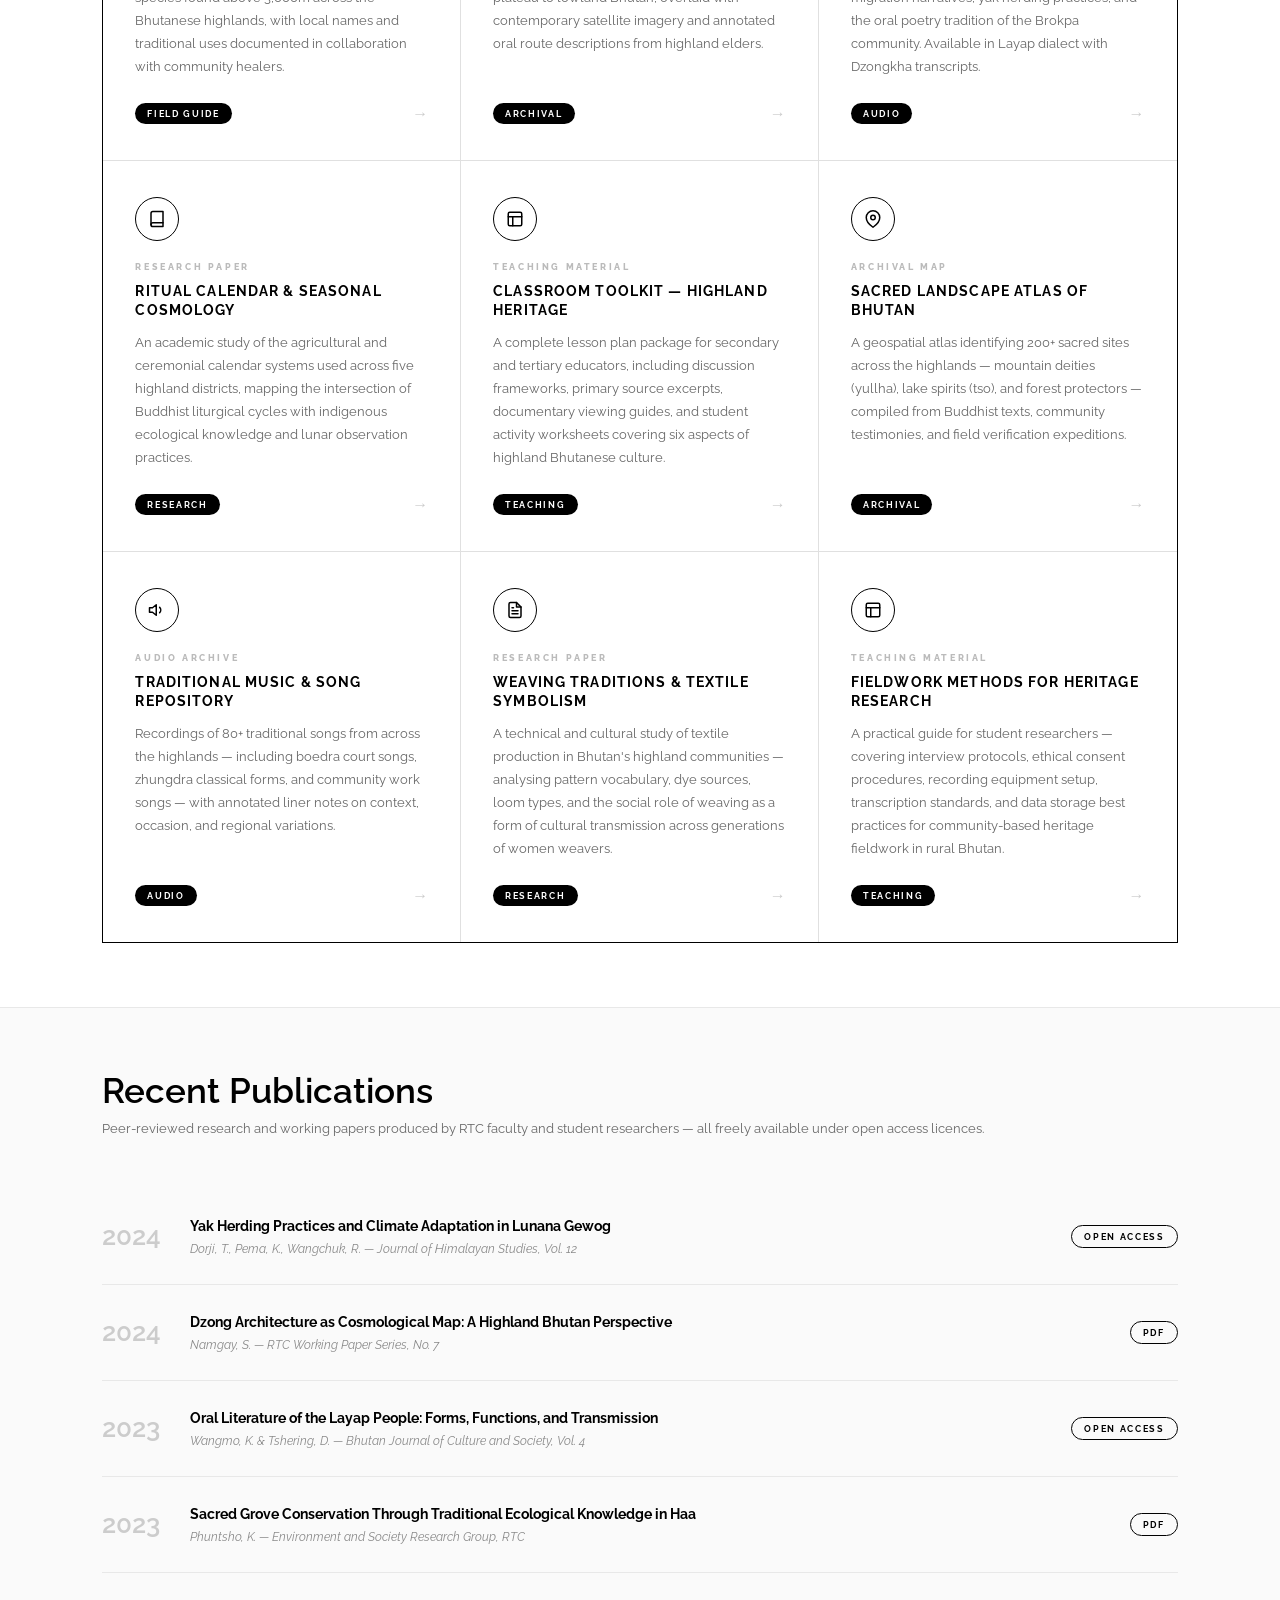
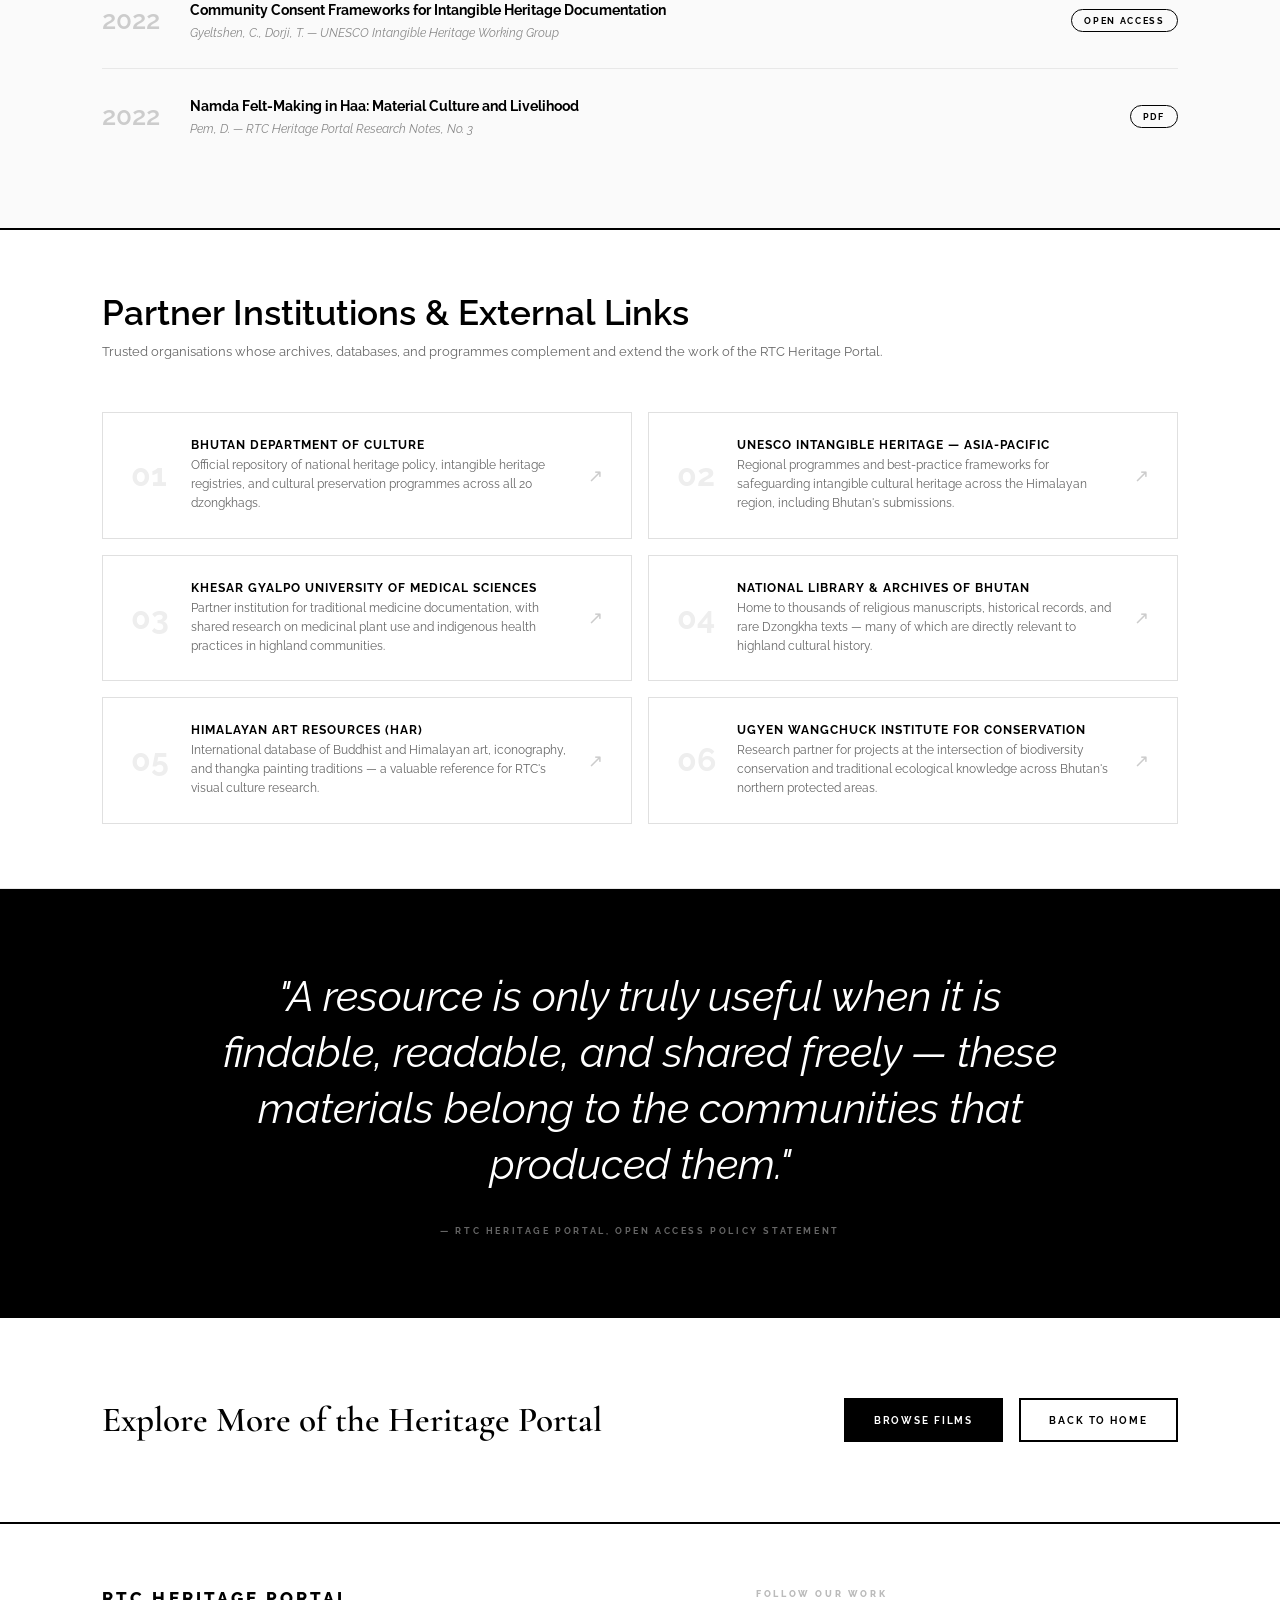
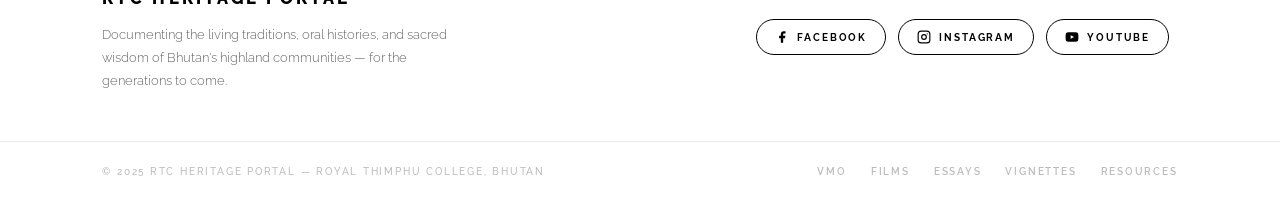
<file: resources.html>
<!DOCTYPE html>
<html lang="en">
<head>
    <meta charset="UTF-8">
    <meta name="viewport" content="width=device-width, initial-scale=1.0">
    <title>Additional Resources | RTC Heritage Portal</title>
    <link rel="stylesheet" href="style.css">
    <link href="https://fonts.googleapis.com/css2?family=Cormorant+Garamond:ital,wght@0,400;0,600;0,700;1,400;1,600&family=Raleway:wght@300;400;500;600;700;800;900&display=swap" rel="stylesheet">
    <style>

        * {
            -webkit-font-smoothing: antialiased;
            -moz-osx-font-smoothing: grayscale;
            box-sizing: border-box;
        }

        body {
            margin: 0;
            font-family: 'Raleway', sans-serif;
            background: #ffffff;
            color: #000000;
        }

        /* ── DROPDOWN HOVER GAP FIX ── */
        .dropdown      { top: calc(100% + 2px) !important; }
        .mega-dropdown { top: calc(100% + 2px) !important; }
        .has-dropdown > a { position: relative; }
        .has-dropdown > a::after {
            content: '';
            position: absolute;
            top: 100%;
            left: -20px;
            right: -20px;
            height: 16px;
            background: transparent;
            display: block;
        }

        /* ── PAGE HERO ── */
        .res-hero {
            background: #ffffff;
            border-bottom: 2px solid #000000;
            padding: 80px 8% 60px;
            display: grid;
            grid-template-columns: 1fr 1fr;
            gap: 64px;
            align-items: end;
        }

        .res-hero-left .res-tag {
            font-family: 'Raleway', sans-serif;
            font-size: 0.62rem;
            font-weight: 800;
            text-transform: uppercase;
            letter-spacing: 0.28em;
            color: #bbb;
            display: block;
            margin-bottom: 20px;
        }

        .res-hero-left h1 {
            font-family: 'Raleway', sans-serif;
            font-size: clamp(2.8rem, 6vw, 5rem);
            font-weight: 700;
            color: #000000;
            margin: 0;
            line-height: 0.92;
            letter-spacing: -1px;
        }

        .res-hero-right {
            padding-bottom: 8px;
        }

        .res-hero-right p {
            font-family: 'Raleway', sans-serif;
            font-size: 0.88rem;
            font-weight: 300;
            letter-spacing: 0.08em;
            color: #555555;
            line-height: 1.85;
            margin: 0 0 32px 0;
        }

        .res-hero-stats {
            display: flex;
            gap: 40px;
        }

        .res-stat-item {
            display: flex;
            flex-direction: column;
            gap: 4px;
        }

        .res-stat-num {
            font-family: 'Raleway', sans-serif;
            font-size: 2rem;
            font-weight: 600;
            color: #000000;
            line-height: 1;
        }

        .res-stat-label {
            font-family: 'Raleway', sans-serif;
            font-size: 0.62rem;
            font-weight: 600;
            text-transform: uppercase;
            letter-spacing: 0.18em;
            color: rgba(0,0,0,0.45);
        }

        @media (max-width: 900px) {
            .res-hero {
                grid-template-columns: 1fr;
                gap: 32px;
                padding: 60px 6% 48px;
            }
            .res-hero-left h1 { font-size: 3.4rem; }
        }

        /* ── BREADCRUMB ── */
        .breadcrumb {
            position: sticky;
            top: 57px;
            z-index: 900;
            background: #fff;
            border-bottom: 1px solid #ececec;
            padding: 9px 8%;
            display: flex;
            align-items: center;
            gap: 8px;
            font-family: 'Raleway', sans-serif;
            font-size: 0.62rem;
            font-weight: 600;
            text-transform: uppercase;
            letter-spacing: 0.18em;
        }

        .breadcrumb a { color: #bbb; text-decoration: none; transition: color 0.2s; }
        .breadcrumb a:hover { color: #000; }
        .breadcrumb .sep { color: #ddd; font-size: 0.75rem; }
        .breadcrumb .current { color: #000; font-weight: 700; }

        /* ── FILTER TABS ── */
        .res-filter {
            padding: 32px 8% 0;
            display: flex;
            gap: 8px;
            flex-wrap: wrap;
            border-bottom: 1px solid #e8e8e8;
        }

        .res-filter-btn {
            padding: 10px 20px;
            border: 1.5px solid #000000;
            border-radius: 999px;
            background: transparent;
            color: #000000;
            font-family: 'Raleway', sans-serif;
            font-size: 0.65rem;
            font-weight: 700;
            text-transform: uppercase;
            letter-spacing: 0.18em;
            cursor: pointer;
            transition: background 0.25s, color 0.25s;
            margin-bottom: 16px;
        }

        .res-filter-btn:hover,
        .res-filter-btn.active {
            background: #000000;
            color: #ffffff;
        }

        /* ── FEATURED RESOURCE ── */
        .res-featured {
            padding: 64px 8%;
            border-bottom: 1px solid #e8e8e8;
        }

        .res-featured-label {
            font-family: 'Raleway', sans-serif;
            font-size: 0.58rem;
            font-weight: 800;
            text-transform: uppercase;
            letter-spacing: 0.28em;
            color: #bbb;
            display: block;
            margin-bottom: 28px;
        }

        .res-featured-card {
            display: grid;
            grid-template-columns: 1fr 1fr;
            border: 2px solid #000000;
            overflow: hidden;
        }

        .res-featured-img {
            background: #0a0a0a;
            min-height: 420px;
            position: relative;
            overflow: hidden;
            display: flex;
            align-items: flex-end;
        }

        .res-featured-img-bg {
            position: absolute;
            inset: 0;
            background: linear-gradient(135deg, #1a1a1a 0%, #2d2d2d 50%, #0a0a0a 100%);
            display: flex;
            align-items: center;
            justify-content: center;
        }

        .res-featured-img-icon {
            font-size: 6rem;
            opacity: 0.15;
        }

        .res-featured-img-tag {
            position: absolute;
            bottom: 24px;
            left: 24px;
            background: #ffffff;
            color: #000000;
            font-family: 'Raleway', sans-serif;
            font-size: 0.58rem;
            font-weight: 800;
            text-transform: uppercase;
            letter-spacing: 0.28em;
            padding: 8px 16px;
        }

        .res-featured-body {
            padding: 52px 48px;
            display: flex;
            flex-direction: column;
            justify-content: center;
        }

        .res-featured-body .res-type {
            font-family: 'Raleway', sans-serif;
            font-size: 0.58rem;
            font-weight: 800;
            text-transform: uppercase;
            letter-spacing: 0.28em;
            color: #bbb;
            display: block;
            margin-bottom: 16px;
        }

        .res-featured-body h2 {
            font-family: 'Raleway', sans-serif;
            font-size: 2.2rem;
            font-weight: 600;
            color: #000000;
            margin: 0 0 20px;
            line-height: 1.1;
        }

        .res-featured-body p {
            font-family: 'Raleway', sans-serif;
            font-size: 0.88rem;
            font-weight: 300;
            letter-spacing: 0.08em;
            color: #555555;
            line-height: 1.85;
            margin: 0 0 32px;
        }

        .res-featured-meta {
            display: flex;
            gap: 24px;
            margin-bottom: 32px;
            flex-wrap: wrap;
        }

        .res-meta-item {
            display: flex;
            flex-direction: column;
            gap: 3px;
        }

        .res-meta-label {
            font-family: 'Raleway', sans-serif;
            font-size: 0.58rem;
            font-weight: 800;
            text-transform: uppercase;
            letter-spacing: 0.28em;
            color: #bbb;
        }

        .res-meta-value {
            font-family: 'Raleway', sans-serif;
            font-size: 0.78rem;
            font-weight: 600;
            color: #000000;
        }

        .res-download-btn {
            display: inline-flex;
            align-items: center;
            gap: 10px;
            padding: 14px 28px;
            background: #000000;
            color: #ffffff;
            font-family: 'Raleway', sans-serif;
            font-size: 0.65rem;
            font-weight: 700;
            text-transform: uppercase;
            letter-spacing: 0.18em;
            text-decoration: none;
            border: 2px solid #000000;
            align-self: flex-start;
            transition: background 0.3s, color 0.3s;
        }

        .res-download-btn:hover { background: #333333; }
        .res-download-btn svg { flex-shrink: 0; }

        @media (max-width: 900px) {
            .res-featured-card { grid-template-columns: 1fr; }
            .res-featured-img { min-height: 220px; }
            .res-featured-body { padding: 36px 28px; }
            .res-featured-body h2 { font-size: 2rem; }
        }

        /* ── RESOURCE GRID ── */
        .res-grid-section {
            padding: 64px 8%;
            border-bottom: 1px solid #e8e8e8;
        }

        .res-grid-header {
            display: flex;
            justify-content: space-between;
            align-items: baseline;
            margin-bottom: 40px;
        }

        .res-grid-header h2 {
            font-family: 'Raleway', sans-serif;
            font-size: 2.2rem;
            font-weight: 600;
            margin: 0;
            line-height: 1.1;
        }

        .res-grid-header span {
            font-family: 'Raleway', sans-serif;
            font-size: 0.62rem;
            font-weight: 600;
            text-transform: uppercase;
            letter-spacing: 0.18em;
            color: #bbb;
        }

        .res-grid {
            display: grid;
            grid-template-columns: repeat(3, 1fr);
            gap: 0;
            border: 1.5px solid #000000;
        }

        .res-card {
            padding: 36px 32px;
            border-right: 1px solid #e0e0e0;
            border-bottom: 1px solid #e0e0e0;
            position: relative;
            overflow: hidden;
            transition: background 0.3s;
            text-decoration: none;
            color: inherit;
            display: flex;
            flex-direction: column;
        }

        .res-card:nth-child(3n) { border-right: none; }
        .res-card:nth-last-child(-n+3) { border-bottom: none; }
        .res-card:hover { background: #f8f8f8; }

        .res-card-icon {
            width: 44px;
            height: 44px;
            border: 1.5px solid #000000;
            border-radius: 50%;
            display: flex;
            align-items: center;
            justify-content: center;
            margin-bottom: 20px;
            flex-shrink: 0;
            transition: background 0.3s, color 0.3s;
        }

        .res-card:hover .res-card-icon { background: #000000; }
        .res-card:hover .res-card-icon svg { stroke: #ffffff; }

        .res-card-type {
            font-family: 'Raleway', sans-serif;
            font-size: 0.58rem;
            font-weight: 800;
            text-transform: uppercase;
            letter-spacing: 0.28em;
            color: #bbb;
            display: block;
            margin-bottom: 10px;
        }

        .res-card h3 {
            font-family: 'Raleway', sans-serif;
            font-size: 0.88rem;
            font-weight: 700;
            margin: 0 0 12px;
            line-height: 1.35;
            text-transform: uppercase;
            letter-spacing: 0.08em;
            color: #000;
        }

        .res-card p {
            font-family: 'Raleway', sans-serif;
            font-size: 0.82rem;
            font-weight: 400;
            color: #666666;
            line-height: 1.75;
            margin: 0 0 24px;
            flex-grow: 1;
        }

        .res-card-footer {
            display: flex;
            justify-content: space-between;
            align-items: center;
            margin-top: auto;
        }

        .res-card-tag {
            font-family: 'Raleway', sans-serif;
            font-size: 0.58rem;
            font-weight: 700;
            text-transform: uppercase;
            letter-spacing: 0.18em;
            background: #000000;
            color: #ffffff;
            padding: 5px 12px;
            border-radius: 999px;
        }

        .res-card-arrow {
            font-size: 1rem;
            color: #cccccc;
            transition: color 0.2s, transform 0.2s;
        }

        .res-card:hover .res-card-arrow {
            color: #000000;
            transform: translateX(4px);
        }

        @media (max-width: 900px) {
            .res-grid { grid-template-columns: 1fr 1fr; }
            .res-card:nth-child(3n) { border-right: 1px solid #e0e0e0; }
            .res-card:nth-child(2n) { border-right: none; }
        }

        @media (max-width: 600px) {
            .res-grid { grid-template-columns: 1fr; }
            .res-card { border-right: none; }
        }

        /* ── PUBLICATIONS LIST ── */
        .res-pubs-section {
            padding: 64px 8%;
            background: #fafafa;
            border-bottom: 2px solid #000000;
        }

        .res-pubs-section > h2 {
            font-family: 'Raleway', sans-serif;
            font-size: 2.2rem;
            font-weight: 600;
            margin: 0 0 8px;
            line-height: 1.1;
        }

        .res-pubs-section > p {
            font-family: 'Raleway', sans-serif;
            font-size: 0.82rem;
            font-weight: 400;
            color: #666666;
            margin: 0 0 48px;
            line-height: 1.75;
        }

        .pub-item {
            display: grid;
            grid-template-columns: 60px 1fr auto;
            gap: 28px;
            align-items: center;
            padding: 28px 0;
            border-bottom: 1px solid #e8e8e8;
            transition: padding-left 0.3s;
            cursor: default;
        }

        .pub-item:hover { padding-left: 10px; }
        .pub-item:last-child { border-bottom: none; }

        .pub-year {
            font-family: 'Raleway', sans-serif;
            font-size: 1.6rem;
            font-weight: 600;
            color: #cccccc;
            line-height: 1;
            transition: color 0.3s;
        }

        .pub-item:hover .pub-year { color: #000000; }

        .pub-content h4 {
            font-family: 'Raleway', sans-serif;
            font-size: 0.88rem;
            font-weight: 700;
            margin: 0 0 6px;
            line-height: 1.35;
            color: #000;
        }

        .pub-content p {
            font-family: 'Raleway', sans-serif;
            font-size: 0.75rem;
            font-weight: 400;
            color: #888888;
            margin: 0;
            font-style: italic;
        }

        .pub-badge {
            font-family: 'Raleway', sans-serif;
            font-size: 0.58rem;
            font-weight: 700;
            text-transform: uppercase;
            letter-spacing: 0.18em;
            border: 1.5px solid #000000;
            padding: 5px 12px;
            border-radius: 999px;
            white-space: nowrap;
            color: #000000;
        }

        @media (max-width: 768px) {
            .pub-item { grid-template-columns: 48px 1fr; gap: 16px; }
            .pub-badge { display: none; }
        }

        /* ── EXTERNAL LINKS ── */
        .res-links-section {
            padding: 64px 8%;
            border-bottom: 1px solid #e8e8e8;
        }

        .res-links-section > h2 {
            font-family: 'Raleway', sans-serif;
            font-size: 2.2rem;
            font-weight: 600;
            margin: 0 0 8px;
            line-height: 1.1;
        }

        .res-links-section > p {
            font-family: 'Raleway', sans-serif;
            font-size: 0.82rem;
            font-weight: 400;
            color: #666666;
            margin: 0 0 48px;
            line-height: 1.75;
        }

        .res-links-grid {
            display: grid;
            grid-template-columns: repeat(2, 1fr);
            gap: 16px;
        }

        .ext-link-card {
            display: flex;
            align-items: center;
            gap: 20px;
            padding: 24px 28px;
            border: 1.5px solid #e0e0e0;
            text-decoration: none;
            color: #000000;
            transition: border-color 0.3s, background 0.3s;
        }

        .ext-link-card:hover {
            border-color: #000000;
            background: #f8f8f8;
        }

        .ext-link-num {
            font-family: 'Raleway', sans-serif;
            font-size: 2rem;
            font-weight: 700;
            color: #eeeeee;
            line-height: 1;
            flex-shrink: 0;
            transition: color 0.3s;
            min-width: 40px;
        }

        .ext-link-card:hover .ext-link-num { color: #cccccc; }

        .ext-link-body h4 {
            font-family: 'Raleway', sans-serif;
            font-size: 0.78rem;
            font-weight: 700;
            margin: 0 0 4px;
            text-transform: uppercase;
            letter-spacing: 0.08em;
            color: #000;
        }

        .ext-link-body p {
            font-family: 'Raleway', sans-serif;
            font-size: 0.75rem;
            font-weight: 400;
            color: #666666;
            margin: 0;
            line-height: 1.6;
        }

        .ext-link-arrow {
            margin-left: auto;
            color: #cccccc;
            font-size: 1.1rem;
            transition: color 0.2s, transform 0.2s;
            flex-shrink: 0;
        }

        .ext-link-card:hover .ext-link-arrow {
            color: #000000;
            transform: translateX(4px);
        }

        @media (max-width: 768px) {
            .res-links-grid { grid-template-columns: 1fr; }
        }

        /* ── QUOTE BAND ── */
        .res-quote {
            background: #000000;
            padding: 80px 8%;
            text-align: center;
        }

        .res-quote blockquote {
            font-family: 'Raleway', sans-serif;
            font-size: clamp(1.8rem, 3.5vw, 2.6rem);
            font-weight: 400;
            font-style: italic;
            color: #ffffff;
            margin: 0 auto;
            max-width: 860px;
            line-height: 1.35;
        }

        .res-quote cite {
            display: block;
            font-family: 'Raleway', sans-serif;
            font-size: 0.58rem;
            font-weight: 700;
            text-transform: uppercase;
            letter-spacing: 0.28em;
            color: rgba(255,255,255,0.4);
            margin-top: 32px;
            font-style: normal;
        }

        /* ── CTA STRIP ── */
        .res-cta {
            border-top: 2px solid #000000;
            padding: 80px 8%;
            display: flex;
            justify-content: space-between;
            align-items: center;
            gap: 40px;
        }

        .res-cta h3 {
            font-family: 'Cormorant Garamond', serif;
            font-size: 2.2rem;
            font-weight: 600;
            margin: 0;
            line-height: 1.1;
            max-width: 500px;
        }

        .res-cta-links { display: flex; gap: 16px; flex-shrink: 0; }

        .cta-btn {
            display: inline-block;
            padding: 14px 28px;
            font-family: 'Raleway', sans-serif;
            font-size: 0.65rem;
            font-weight: 700;
            text-transform: uppercase;
            letter-spacing: 0.18em;
            text-decoration: none;
            transition: all 0.3s;
        }

        .cta-btn-dark { background: #000000; color: #ffffff; border: 2px solid #000000; }
        .cta-btn-dark:hover { background: #333333; }
        .cta-btn-outline { background: transparent; color: #000000; border: 2px solid #000000; }
        .cta-btn-outline:hover { background: #000000; color: #ffffff; }

        @media (max-width: 768px) {
            .res-cta { flex-direction: column; align-items: flex-start; }
            .res-cta h3 { font-size: 2rem; }
            .res-cta-links { flex-direction: column; width: 100%; }
            .cta-btn { text-align: center; }
        }

        /* ── FOOTER ── */
        .site-footer { border-top: 2px solid #000000; background: #ffffff; }

        .footer-main {
            padding: 64px 8% 48px;
            display: grid;
            grid-template-columns: 1.4fr 1fr;
            gap: 64px;
            align-items: start;
            border-bottom: 1px solid #e8e8e8;
        }

        .footer-brand .footer-logo {
            font-family: 'Raleway', sans-serif;
            font-size: 1.05rem;
            font-weight: 800;
            color: #000000;
            text-transform: uppercase;
            letter-spacing: 0.18em;
            display: block;
            margin-bottom: 16px;
        }

        .footer-brand p {
            font-family: 'Raleway', sans-serif;
            font-size: 0.82rem;
            font-weight: 300;
            color: #666666;
            line-height: 1.75;
            margin: 0;
            max-width: 360px;
        }

        .footer-social h4 {
            font-family: 'Raleway', sans-serif;
            font-size: 0.58rem;
            font-weight: 800;
            text-transform: uppercase;
            letter-spacing: 0.28em;
            color: #bbb;
            margin: 0 0 20px 0;
        }

        .footer-social-links { display: flex; gap: 12px; flex-wrap: wrap; }

        .social-btn {
            display: flex; align-items: center; gap: 8px;
            padding: 10px 18px; border: 1.5px solid #000000; border-radius: 999px;
            text-decoration: none; color: #000000;
            font-family: 'Raleway', sans-serif;
            font-size: 0.65rem; font-weight: 700;
            text-transform: uppercase; letter-spacing: 0.18em;
            transition: background 0.25s, color 0.25s;
        }

        .social-btn:hover { background: #000000; color: #ffffff; }
        .social-btn svg { flex-shrink: 0; }

        .footer-bottom {
            padding: 24px 8%; display: flex; justify-content: space-between;
            align-items: center; gap: 20px;
        }

        .footer-copy {
            font-family: 'Raleway', sans-serif;
            font-size: 0.62rem;
            color: #bbb;
            font-weight: 500;
            text-transform: uppercase;
            letter-spacing: 0.18em;
        }

        .footer-bottom-links { display: flex; gap: 24px; }

        .footer-bottom-links a {
            font-family: 'Raleway', sans-serif;
            font-size: 0.62rem; color: #bbb; font-weight: 600;
            text-transform: uppercase; letter-spacing: 0.18em;
            text-decoration: none; transition: color 0.2s;
        }

        .footer-bottom-links a:hover { color: #000000; }

        @media (max-width: 768px) {
            .footer-main { grid-template-columns: 1fr; gap: 40px; padding: 48px 6% 36px; }
            .footer-bottom { flex-direction: column; align-items: flex-start; padding: 24px 6%; gap: 14px; }
        }

    </style>
</head>

<body>

<!-- ── HEADER ── -->
<header>
    <div class="nav-container">
        <a href="index.html" class="logo">RTC Heritage Portal</a>
        <button class="hamburger" id="hamburger" aria-label="Toggle menu">
            <span></span><span></span><span></span>
        </button>
        <nav id="main-nav">
            <ul class="nav-list">

                <li class="has-dropdown mega-parent">
                    <a href="#">Location, Theme &amp; More <span class="arrow">▾</span></a>
                    <div class="mega-dropdown">
                        <div class="mega-col">
                            <p class="mega-heading">Location</p>
                            <a href="haa-resources.html">Haa Resources</a>
                            <a href="#sephu">Sephu Resources</a>
                            <a href="#thimphu">Thimphu Resources</a>
                        </div>
                        <div class="mega-divider"></div>
                        <div class="mega-col">
                            <p class="mega-heading">Theme</p>
                            <a href="index.html?theme=0" data-theme="0">Page Theme</a>
                            <a href="index.html?theme=1" data-theme="1">Theme Cultural</a>
                            <a href="index.html?theme=2" data-theme="2">Theme Cosmetic</a>
                        </div>
                        <div class="mega-divider"></div>
                        <div class="mega-col">
                            <p class="mega-heading">More</p>
                            <a href="resources.html" class="active-nav">Additional Resources</a>
                            <a href="interactive-map.html">Interactive Map</a>
                            <a href="#announcement">Announcement</a>
                        </div>
                    </div>
                </li>

                <li class="search-item">
                    <div class="search-wrapper" id="search-wrapper">
                        <button class="search-icon-btn" id="search-btn" aria-label="Search">
                            <svg width="16" height="16" viewBox="0 0 24 24" fill="none" stroke="#000" stroke-width="2.5" stroke-linecap="round" stroke-linejoin="round">
                                <circle cx="11" cy="11" r="8"/>
                                <line x1="21" y1="21" x2="16.65" y2="16.65"/>
                            </svg>
                        </button>
                        <input type="text" class="search-input" id="search-input" placeholder="Search...">
                    </div>
                </li>

                <li class="has-dropdown">
                    <a href="vmo.html">About <span class="arrow">▾</span></a>
                    <ul class="dropdown">
                        <li><a href="vmo.html#vision">Vision</a></li>
                        <li><a href="vmo.html#mission">Mission</a></li>
                        <li><a href="vmo.html#objectives">Objective</a></li>
                   </ul>
                     </li>

                
                <li><a href="lesson-plan.html">Lesson Plans</a></li>
            </ul>
        </nav>
    </div>
</header>

<!-- ── PAGE HERO ── -->
<section class="res-hero">
    <div class="res-hero-left">
        <span class="res-tag">RTC Heritage Portal — Knowledge Base</span>
        <h1>Additional<br>Resources</h1>
    </div>
    <div class="res-hero-right">
        <p>A curated collection of research papers, field guides, oral history recordings, archival maps, and partner institution links — assembled to support scholars, students, and communities engaged with the living heritage of highland Bhutan.</p>
        <div class="res-hero-stats">
            <div class="res-stat-item">
                <span class="res-stat-num">48+</span>
                <span class="res-stat-label">Resources</span>
            </div>
            <div class="res-stat-item">
                <span class="res-stat-num">12</span>
                <span class="res-stat-label">Partners</span>
            </div>
            <div class="res-stat-item">
                <span class="res-stat-num">6</span>
                <span class="res-stat-label">Categories</span>
            </div>
        </div>
    </div>
</section>

<!-- ── BREADCRUMB ── -->
<div class="breadcrumb">
    <a href="index.html">Home</a>
    <span class="sep">›</span>
    <span class="current">Additional Resources</span>
</div>

<!-- ── FILTER TABS ── -->
<div class="res-filter">
    <button class="res-filter-btn active" data-filter="all">All Resources</button>
    <button class="res-filter-btn" data-filter="research">Research Papers</button>
    <button class="res-filter-btn" data-filter="fieldguide">Field Guides</button>
    <button class="res-filter-btn" data-filter="archive">Archival Maps</button>
    <button class="res-filter-btn" data-filter="audio">Audio &amp; Oral History</button>
    <button class="res-filter-btn" data-filter="teaching">Teaching Materials</button>
</div>

<!-- ── FEATURED RESOURCE ── -->
<section class="res-featured">
    <span class="res-featured-label">Featured Resource</span>
    <div class="res-featured-card">
        <div class="res-featured-img">
            <div class="res-featured-img-bg">
                <span class="res-featured-img-icon">📜</span>
            </div>
            <span class="res-featured-img-tag">Research Report — 2024</span>
        </div>
        <div class="res-featured-body">
            <span class="res-type">Research Paper</span>
            <h2>Intangible Cultural Heritage of Bhutan's Northern Highlands</h2>
            <p>A comprehensive baseline study conducted across Laya, Lunana, and Merak-Sakteng gewogs documenting oral traditions, ceremonial practices, material culture, and ecological knowledge systems. Produced jointly by RTC and the Bhutan Department of Culture.</p>
            <div class="res-featured-meta">
                <div class="res-meta-item">
                    <span class="res-meta-label">Authors</span>
                    <span class="res-meta-value">Dorji, T. &amp; Wangmo, K.</span>
                </div>
                <div class="res-meta-item">
                    <span class="res-meta-label">Pages</span>
                    <span class="res-meta-value">184</span>
                </div>
                <div class="res-meta-item">
                    <span class="res-meta-label">Language</span>
                    <span class="res-meta-value">English / Dzongkha</span>
                </div>
                <div class="res-meta-item">
                    <span class="res-meta-label">Licence</span>
                    <span class="res-meta-value">CC BY-NC 4.0</span>
                </div>
            </div>
            <a href="#" class="res-download-btn">
                <svg width="14" height="14" viewBox="0 0 24 24" fill="none" stroke="currentColor" stroke-width="2.5" stroke-linecap="round" stroke-linejoin="round"><path d="M21 15v4a2 2 0 0 1-2 2H5a2 2 0 0 1-2-2v-4"/><polyline points="7 10 12 15 17 10"/><line x1="12" y1="15" x2="12" y2="3"/></svg>
                Download PDF — Free
            </a>
        </div>
    </div>
</section>

<!-- ── RESOURCE GRID ── -->
<section class="res-grid-section" id="resources-grid">
    <div class="res-grid-header">
        <h2>Browse All Resources</h2>
        <span>48 items</span>
    </div>

    <div class="res-grid">

        <a href="#" class="res-card">
            <div class="res-card-icon">
                <svg width="18" height="18" viewBox="0 0 24 24" fill="none" stroke="#000000" stroke-width="2" stroke-linecap="round" stroke-linejoin="round"><path d="M14 2H6a2 2 0 0 0-2 2v16a2 2 0 0 0 2 2h12a2 2 0 0 0 2-2V8z"/><polyline points="14 2 14 8 20 8"/></svg>
            </div>
            <span class="res-card-type">Field Guide</span>
            <h3>Highland Flora &amp; Ethnobotany Guide</h3>
            <p>A photographic identification guide to 120 medicinal and culturally significant plant species found above 3,000m across the Bhutanese highlands, with local names and traditional uses documented in collaboration with community healers.</p>
            <div class="res-card-footer">
                <span class="res-card-tag">Field Guide</span>
                <span class="res-card-arrow">→</span>
            </div>
        </a>

        <a href="#" class="res-card">
            <div class="res-card-icon">
                <svg width="18" height="18" viewBox="0 0 24 24" fill="none" stroke="#000000" stroke-width="2" stroke-linecap="round" stroke-linejoin="round"><circle cx="12" cy="12" r="10"/><line x1="2" y1="12" x2="22" y2="12"/><path d="M12 2a15.3 15.3 0 0 1 4 10 15.3 15.3 0 0 1-4 10 15.3 15.3 0 0 1-4-10 15.3 15.3 0 0 1 4-10z"/></svg>
            </div>
            <span class="res-card-type">Archival Map</span>
            <h3>Historic Trade Routes of Northern Bhutan</h3>
            <p>Digitised and georeferenced maps of the salt and wool trade routes connecting the Tibetan plateau to lowland Bhutan, overlaid with contemporary satellite imagery and annotated oral route descriptions from highland elders.</p>
            <div class="res-card-footer">
                <span class="res-card-tag">Archival</span>
                <span class="res-card-arrow">→</span>
            </div>
        </a>

        <a href="#" class="res-card">
            <div class="res-card-icon">
                <svg width="18" height="18" viewBox="0 0 24 24" fill="none" stroke="#000000" stroke-width="2" stroke-linecap="round" stroke-linejoin="round"><polygon points="11 5 6 9 2 9 2 15 6 15 11 19 11 5"/><path d="M19.07 4.93a10 10 0 0 1 0 14.14"/><path d="M15.54 8.46a5 5 0 0 1 0 7.07"/></svg>
            </div>
            <span class="res-card-type">Audio Archive</span>
            <h3>Oral History Collection — Laya Gewog</h3>
            <p>Over 14 hours of recorded oral histories from Layap elders, covering origin myths, seasonal migration narratives, yak herding practices, and the oral poetry tradition of the Brokpa community. Available in Layap dialect with Dzongkha transcripts.</p>
            <div class="res-card-footer">
                <span class="res-card-tag">Audio</span>
                <span class="res-card-arrow">→</span>
            </div>
        </a>

        <a href="#" class="res-card">
            <div class="res-card-icon">
                <svg width="18" height="18" viewBox="0 0 24 24" fill="none" stroke="#000000" stroke-width="2" stroke-linecap="round" stroke-linejoin="round"><path d="M4 19.5A2.5 2.5 0 0 1 6.5 17H20"/><path d="M6.5 2H20v20H6.5A2.5 2.5 0 0 1 4 19.5v-15A2.5 2.5 0 0 1 6.5 2z"/></svg>
            </div>
            <span class="res-card-type">Research Paper</span>
            <h3>Ritual Calendar &amp; Seasonal Cosmology</h3>
            <p>An academic study of the agricultural and ceremonial calendar systems used across five highland districts, mapping the intersection of Buddhist liturgical cycles with indigenous ecological knowledge and lunar observation practices.</p>
            <div class="res-card-footer">
                <span class="res-card-tag">Research</span>
                <span class="res-card-arrow">→</span>
            </div>
        </a>

        <a href="#" class="res-card">
            <div class="res-card-icon">
                <svg width="18" height="18" viewBox="0 0 24 24" fill="none" stroke="#000000" stroke-width="2" stroke-linecap="round" stroke-linejoin="round"><rect x="3" y="3" width="18" height="18" rx="2" ry="2"/><line x1="3" y1="9" x2="21" y2="9"/><line x1="9" y1="21" x2="9" y2="9"/></svg>
            </div>
            <span class="res-card-type">Teaching Material</span>
            <h3>Classroom Toolkit — Highland Heritage</h3>
            <p>A complete lesson plan package for secondary and tertiary educators, including discussion frameworks, primary source excerpts, documentary viewing guides, and student activity worksheets covering six aspects of highland Bhutanese culture.</p>
            <div class="res-card-footer">
                <span class="res-card-tag">Teaching</span>
                <span class="res-card-arrow">→</span>
            </div>
        </a>

        <a href="#" class="res-card">
            <div class="res-card-icon">
                <svg width="18" height="18" viewBox="0 0 24 24" fill="none" stroke="#000000" stroke-width="2" stroke-linecap="round" stroke-linejoin="round"><path d="M21 10c0 7-9 13-9 13s-9-6-9-13a9 9 0 0 1 18 0z"/><circle cx="12" cy="10" r="3"/></svg>
            </div>
            <span class="res-card-type">Archival Map</span>
            <h3>Sacred Landscape Atlas of Bhutan</h3>
            <p>A geospatial atlas identifying 200+ sacred sites across the highlands — mountain deities (yullha), lake spirits (tso), and forest protectors — compiled from Buddhist texts, community testimonies, and field verification expeditions.</p>
            <div class="res-card-footer">
                <span class="res-card-tag">Archival</span>
                <span class="res-card-arrow">→</span>
            </div>
        </a>

        <a href="#" class="res-card">
            <div class="res-card-icon">
                <svg width="18" height="18" viewBox="0 0 24 24" fill="none" stroke="#000000" stroke-width="2" stroke-linecap="round" stroke-linejoin="round"><polygon points="11 5 6 9 2 9 2 15 6 15 11 19 11 5"/><path d="M15.54 8.46a5 5 0 0 1 0 7.07"/></svg>
            </div>
            <span class="res-card-type">Audio Archive</span>
            <h3>Traditional Music &amp; Song Repository</h3>
            <p>Recordings of 80+ traditional songs from across the highlands — including boedra court songs, zhungdra classical forms, and community work songs — with annotated liner notes on context, occasion, and regional variations.</p>
            <div class="res-card-footer">
                <span class="res-card-tag">Audio</span>
                <span class="res-card-arrow">→</span>
            </div>
        </a>

        <a href="#" class="res-card">
            <div class="res-card-icon">
                <svg width="18" height="18" viewBox="0 0 24 24" fill="none" stroke="#000000" stroke-width="2" stroke-linecap="round" stroke-linejoin="round"><path d="M14 2H6a2 2 0 0 0-2 2v16a2 2 0 0 0 2 2h12a2 2 0 0 0 2-2V8z"/><polyline points="14 2 14 8 20 8"/><line x1="16" y1="13" x2="8" y2="13"/><line x1="16" y1="17" x2="8" y2="17"/><polyline points="10 9 9 9 8 9"/></svg>
            </div>
            <span class="res-card-type">Research Paper</span>
            <h3>Weaving Traditions &amp; Textile Symbolism</h3>
            <p>A technical and cultural study of textile production in Bhutan's highland communities — analysing pattern vocabulary, dye sources, loom types, and the social role of weaving as a form of cultural transmission across generations of women weavers.</p>
            <div class="res-card-footer">
                <span class="res-card-tag">Research</span>
                <span class="res-card-arrow">→</span>
            </div>
        </a>

        <a href="#" class="res-card">
            <div class="res-card-icon">
                <svg width="18" height="18" viewBox="0 0 24 24" fill="none" stroke="#000000" stroke-width="2" stroke-linecap="round" stroke-linejoin="round"><rect x="3" y="3" width="18" height="18" rx="2" ry="2"/><line x1="3" y1="9" x2="21" y2="9"/><line x1="9" y1="21" x2="9" y2="9"/></svg>
            </div>
            <span class="res-card-type">Teaching Material</span>
            <h3>Fieldwork Methods for Heritage Research</h3>
            <p>A practical guide for student researchers — covering interview protocols, ethical consent procedures, recording equipment setup, transcription standards, and data storage best practices for community-based heritage fieldwork in rural Bhutan.</p>
            <div class="res-card-footer">
                <span class="res-card-tag">Teaching</span>
                <span class="res-card-arrow">→</span>
            </div>
        </a>

    </div>
</section>

<!-- ── PUBLICATIONS LIST ── -->
<section class="res-pubs-section" id="publications">
    <h2>Recent Publications</h2>
    <p>Peer-reviewed research and working papers produced by RTC faculty and student researchers — all freely available under open access licences.</p>

    <div class="pub-list">

        <div class="pub-item">
            <span class="pub-year">2024</span>
            <div class="pub-content">
                <h4>Yak Herding Practices and Climate Adaptation in Lunana Gewog</h4>
                <p>Dorji, T., Pema, K., Wangchuk, R. — Journal of Himalayan Studies, Vol. 12</p>
            </div>
            <span class="pub-badge">Open Access</span>
        </div>

        <div class="pub-item">
            <span class="pub-year">2024</span>
            <div class="pub-content">
                <h4>Dzong Architecture as Cosmological Map: A Highland Bhutan Perspective</h4>
                <p>Namgay, S. — RTC Working Paper Series, No. 7</p>
            </div>
            <span class="pub-badge">PDF</span>
        </div>

        <div class="pub-item">
            <span class="pub-year">2023</span>
            <div class="pub-content">
                <h4>Oral Literature of the Layap People: Forms, Functions, and Transmission</h4>
                <p>Wangmo, K. &amp; Tshering, D. — Bhutan Journal of Culture and Society, Vol. 4</p>
            </div>
            <span class="pub-badge">Open Access</span>
        </div>

        <div class="pub-item">
            <span class="pub-year">2023</span>
            <div class="pub-content">
                <h4>Sacred Grove Conservation Through Traditional Ecological Knowledge in Haa</h4>
                <p>Phuntsho, K. — Environment and Society Research Group, RTC</p>
            </div>
            <span class="pub-badge">PDF</span>
        </div>

        <div class="pub-item">
            <span class="pub-year">2022</span>
            <div class="pub-content">
                <h4>Community Consent Frameworks for Intangible Heritage Documentation</h4>
                <p>Gyeltshen, C., Dorji, T. — UNESCO Intangible Heritage Working Group</p>
            </div>
            <span class="pub-badge">Open Access</span>
        </div>

        <div class="pub-item">
            <span class="pub-year">2022</span>
            <div class="pub-content">
                <h4>Namda Felt-Making in Haa: Material Culture and Livelihood</h4>
                <p>Pem, D. — RTC Heritage Portal Research Notes, No. 3</p>
            </div>
            <span class="pub-badge">PDF</span>
        </div>

    </div>
</section>

<!-- ── EXTERNAL LINKS ── -->
<section class="res-links-section" id="partners">
    <h2>Partner Institutions &amp; External Links</h2>
    <p>Trusted organisations whose archives, databases, and programmes complement and extend the work of the RTC Heritage Portal.</p>

    <div class="res-links-grid">

        <a href="#" class="ext-link-card">
            <span class="ext-link-num">01</span>
            <div class="ext-link-body">
                <h4>Bhutan Department of Culture</h4>
                <p>Official repository of national heritage policy, intangible heritage registries, and cultural preservation programmes across all 20 dzongkhags.</p>
            </div>
            <span class="ext-link-arrow">↗</span>
        </a>

        <a href="#" class="ext-link-card">
            <span class="ext-link-num">02</span>
            <div class="ext-link-body">
                <h4>UNESCO Intangible Heritage — Asia-Pacific</h4>
                <p>Regional programmes and best-practice frameworks for safeguarding intangible cultural heritage across the Himalayan region, including Bhutan's submissions.</p>
            </div>
            <span class="ext-link-arrow">↗</span>
        </a>

        <a href="#" class="ext-link-card">
            <span class="ext-link-num">03</span>
            <div class="ext-link-body">
                <h4>Khesar Gyalpo University of Medical Sciences</h4>
                <p>Partner institution for traditional medicine documentation, with shared research on medicinal plant use and indigenous health practices in highland communities.</p>
            </div>
            <span class="ext-link-arrow">↗</span>
        </a>

        <a href="#" class="ext-link-card">
            <span class="ext-link-num">04</span>
            <div class="ext-link-body">
                <h4>National Library &amp; Archives of Bhutan</h4>
                <p>Home to thousands of religious manuscripts, historical records, and rare Dzongkha texts — many of which are directly relevant to highland cultural history.</p>
            </div>
            <span class="ext-link-arrow">↗</span>
        </a>

        <a href="#" class="ext-link-card">
            <span class="ext-link-num">05</span>
            <div class="ext-link-body">
                <h4>Himalayan Art Resources (HAR)</h4>
                <p>International database of Buddhist and Himalayan art, iconography, and thangka painting traditions — a valuable reference for RTC's visual culture research.</p>
            </div>
            <span class="ext-link-arrow">↗</span>
        </a>

        <a href="#" class="ext-link-card">
            <span class="ext-link-num">06</span>
            <div class="ext-link-body">
                <h4>Ugyen Wangchuck Institute for Conservation</h4>
                <p>Research partner for projects at the intersection of biodiversity conservation and traditional ecological knowledge across Bhutan's northern protected areas.</p>
            </div>
            <span class="ext-link-arrow">↗</span>
        </a>

    </div>
</section>

<!-- ── QUOTE BAND ── -->
<section class="res-quote">
    <blockquote>
        "A resource is only truly useful when it is findable, readable, and shared freely — these materials belong to the communities that produced them."
    </blockquote>
    <cite>— RTC Heritage Portal, Open Access Policy Statement</cite>
</section>

<!-- ── CTA STRIP ── -->
<section class="res-cta">
    <h3>Explore More of the Heritage Portal</h3>
    <div class="res-cta-links">
        <a href="films.html" class="cta-btn cta-btn-dark">Browse Films</a>
        <a href="index.html" class="cta-btn cta-btn-outline">Back to Home</a>
    </div>
</section>

<!-- ── FOOTER ── -->
<footer class="site-footer">
    <div class="footer-main">
        <div class="footer-brand">
            <span class="footer-logo">RTC Heritage Portal</span>
            <p>Documenting the living traditions, oral histories, and sacred wisdom of Bhutan's highland communities — for the generations to come.</p>
        </div>
        <div class="footer-social">
            <h4>Follow Our Work</h4>
            <div class="footer-social-links">
                <a href="#" class="social-btn" aria-label="Facebook">
                    <svg width="14" height="14" viewBox="0 0 24 24" fill="currentColor"><path d="M18 2h-3a5 5 0 0 0-5 5v3H7v4h3v8h4v-8h3l1-4h-4V7a1 1 0 0 1 1-1h3z"/></svg>
                    Facebook
                </a>
                <a href="#" class="social-btn" aria-label="Instagram">
                    <svg width="14" height="14" viewBox="0 0 24 24" fill="none" stroke="currentColor" stroke-width="2" stroke-linecap="round" stroke-linejoin="round"><rect x="2" y="2" width="20" height="20" rx="5"/><circle cx="12" cy="12" r="4"/><circle cx="17.5" cy="6.5" r="1" fill="currentColor" stroke="none"/></svg>
                    Instagram
                </a>
                <a href="#" class="social-btn" aria-label="YouTube">
                    <svg width="14" height="14" viewBox="0 0 24 24" fill="currentColor"><path d="M22.54 6.42a2.78 2.78 0 0 0-1.95-1.96C18.88 4 12 4 12 4s-6.88 0-8.59.46A2.78 2.78 0 0 0 1.46 6.42 29 29 0 0 0 1 12a29 29 0 0 0 .46 5.58 2.78 2.78 0 0 0 1.95 1.96C5.12 20 12 20 12 20s6.88 0 8.59-.46a2.78 2.78 0 0 0 1.95-1.96A29 29 0 0 0 23 12a29 29 0 0 0-.46-5.58z"/><polygon points="9.75 15.02 15.5 12 9.75 8.98 9.75 15.02" fill="white"/></svg>
                    YouTube
                </a>
            </div>
        </div>
    </div>
    <div class="footer-bottom">
        <span class="footer-copy">© 2025 RTC Heritage Portal — Royal Thimphu College, Bhutan</span>
        <nav class="footer-bottom-links">
            <a href="vmo.html">VMO</a>
            <a href="films.html">Films</a>
            <a href="photoessay.html">Essays</a>
            <a href="vignettes.html">Vignettes</a>
            <a href="resources.html">Resources</a>
        </nav>
    </div>
</footer>

<script>
    const hamburger = document.getElementById('hamburger');
    const mainNav   = document.getElementById('main-nav');

    hamburger.addEventListener('click', () => {
        hamburger.classList.toggle('open');
        mainNav.classList.toggle('open');
    });

    document.querySelectorAll('.has-dropdown').forEach(li => {
        const mega   = li.querySelector('.mega-dropdown');
        const simple = li.querySelector('.dropdown');
        const drop   = mega || simple;
        if (!drop) return;
        let timer = null;
        li.addEventListener('mouseenter', () => {
            if (window.innerWidth <= 900) return;
            clearTimeout(timer);
            document.querySelectorAll('.mega-dropdown, .dropdown').forEach(d => { if (d !== drop) d.style.display = ''; });
            drop.style.display = 'flex';
        });
        li.addEventListener('mouseleave', () => {
            if (window.innerWidth <= 900) return;
            timer = setTimeout(() => { drop.style.display = ''; }, 120);
        });
        drop.addEventListener('mouseenter', () => { clearTimeout(timer); });
        drop.addEventListener('mouseleave', () => { timer = setTimeout(() => { drop.style.display = ''; }, 120); });
    });

    document.querySelectorAll('.has-dropdown').forEach(li => {
        li.addEventListener('click', e => {
            if (window.innerWidth > 900) return;
            const mega   = li.querySelector('.mega-dropdown');
            const simple = li.querySelector('.dropdown');
            const drop   = mega || simple;
            const arrow  = li.querySelector('.arrow');
            if (!drop) return;
            const isOpen = drop.classList.contains('mobile-open');
            document.querySelectorAll('.mega-dropdown.mobile-open, .dropdown.mobile-open').forEach(d => d.classList.remove('mobile-open'));
            document.querySelectorAll('.arrow').forEach(a => a.style.transform = '');
            if (!isOpen) { drop.classList.add('mobile-open'); if (arrow) arrow.style.transform = 'rotate(180deg)'; }
            e.preventDefault();
        });
    });

    document.addEventListener('click', e => {
        if (mainNav && hamburger && !mainNav.contains(e.target) && !hamburger.contains(e.target)) {
            mainNav.classList.remove('open');
            hamburger.classList.remove('open');
            document.querySelectorAll('.mega-dropdown.mobile-open, .dropdown.mobile-open').forEach(d => d.classList.remove('mobile-open'));
        }
    });

    const searchBtn     = document.getElementById('search-btn');
    const searchWrapper = document.getElementById('search-wrapper');
    const searchInput   = document.getElementById('search-input');

    searchBtn.addEventListener('click', e => {
        e.stopPropagation();
        const expanded = searchWrapper.classList.toggle('expanded');
        if (expanded) searchInput.focus();
        else { searchInput.value = ''; searchInput.blur(); }
    });

    document.addEventListener('click', e => {
        if (!searchWrapper.contains(e.target)) { searchWrapper.classList.remove('expanded'); searchInput.value = ''; }
    });

    document.querySelectorAll('.res-filter-btn').forEach(btn => {
        btn.addEventListener('click', () => {
            document.querySelectorAll('.res-filter-btn').forEach(b => b.classList.remove('active'));
            btn.classList.add('active');
        });
    });
</script>

</body>
</html>
</file>
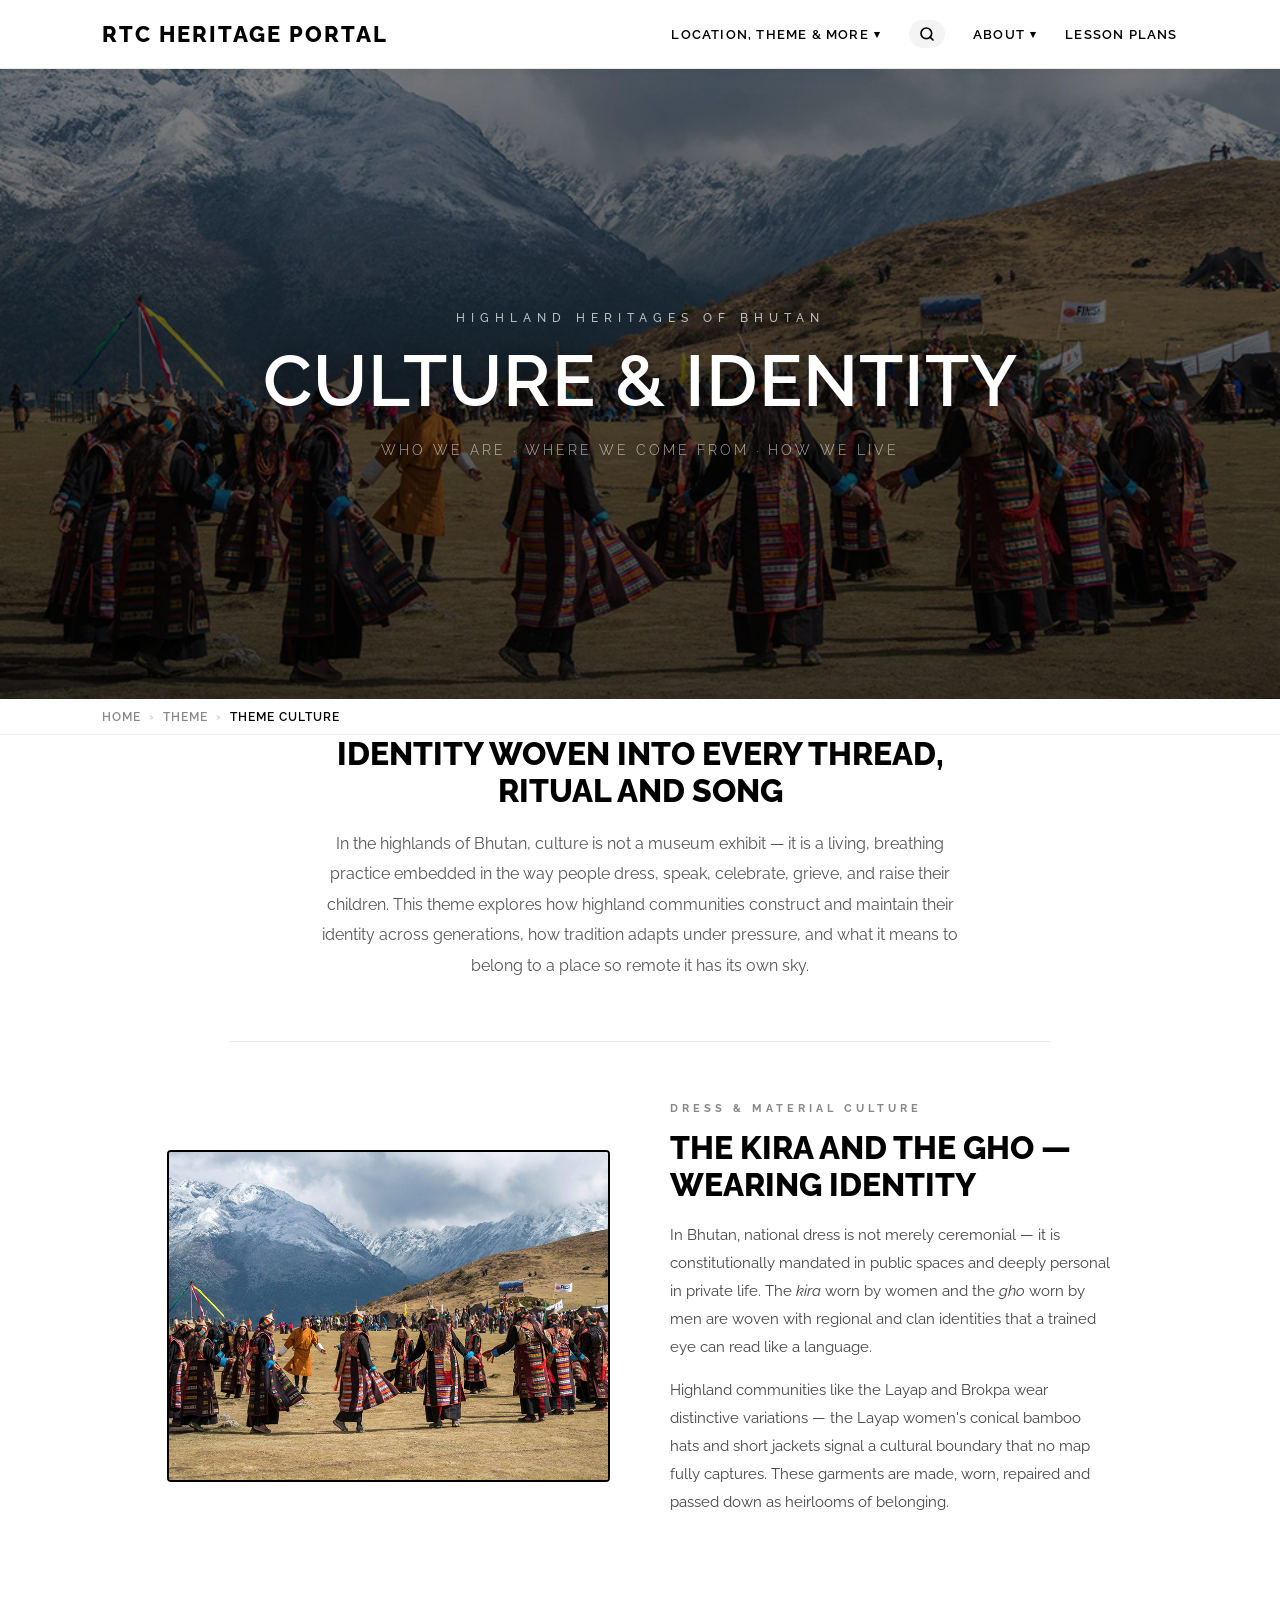
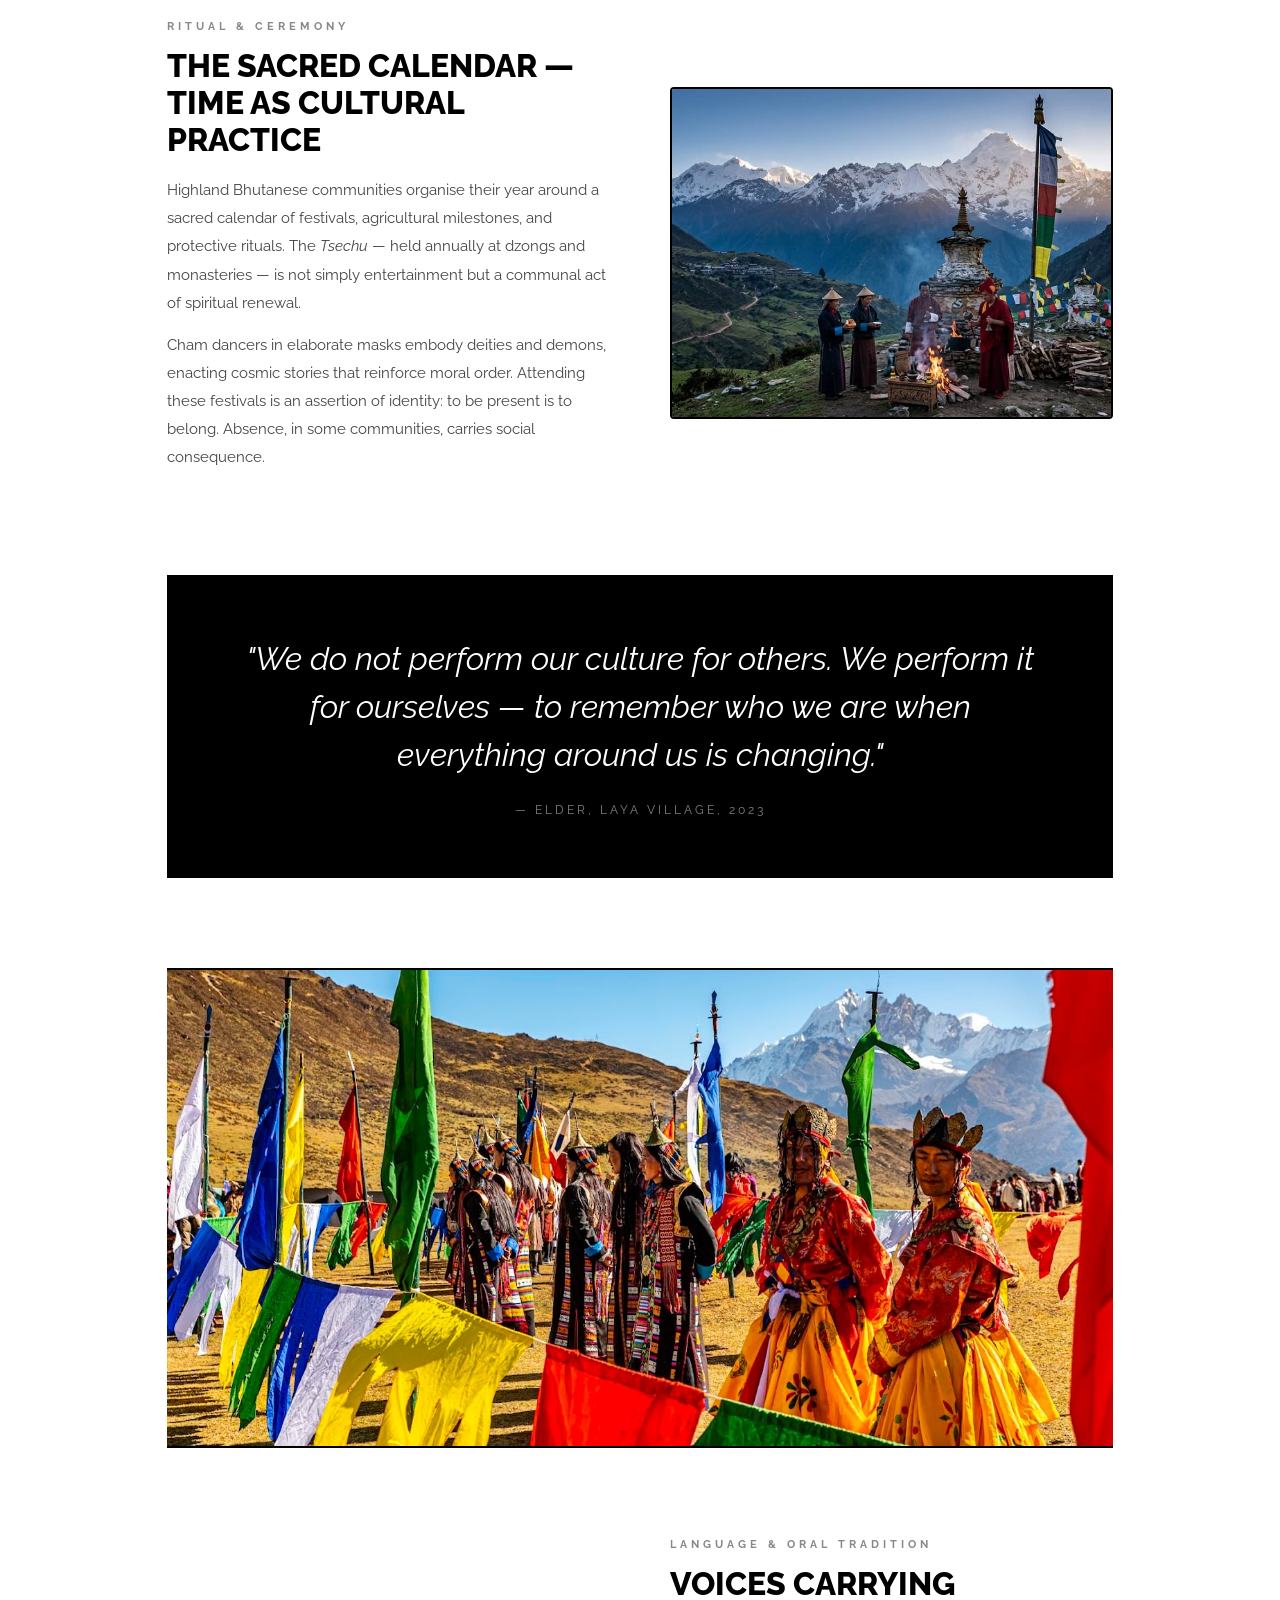
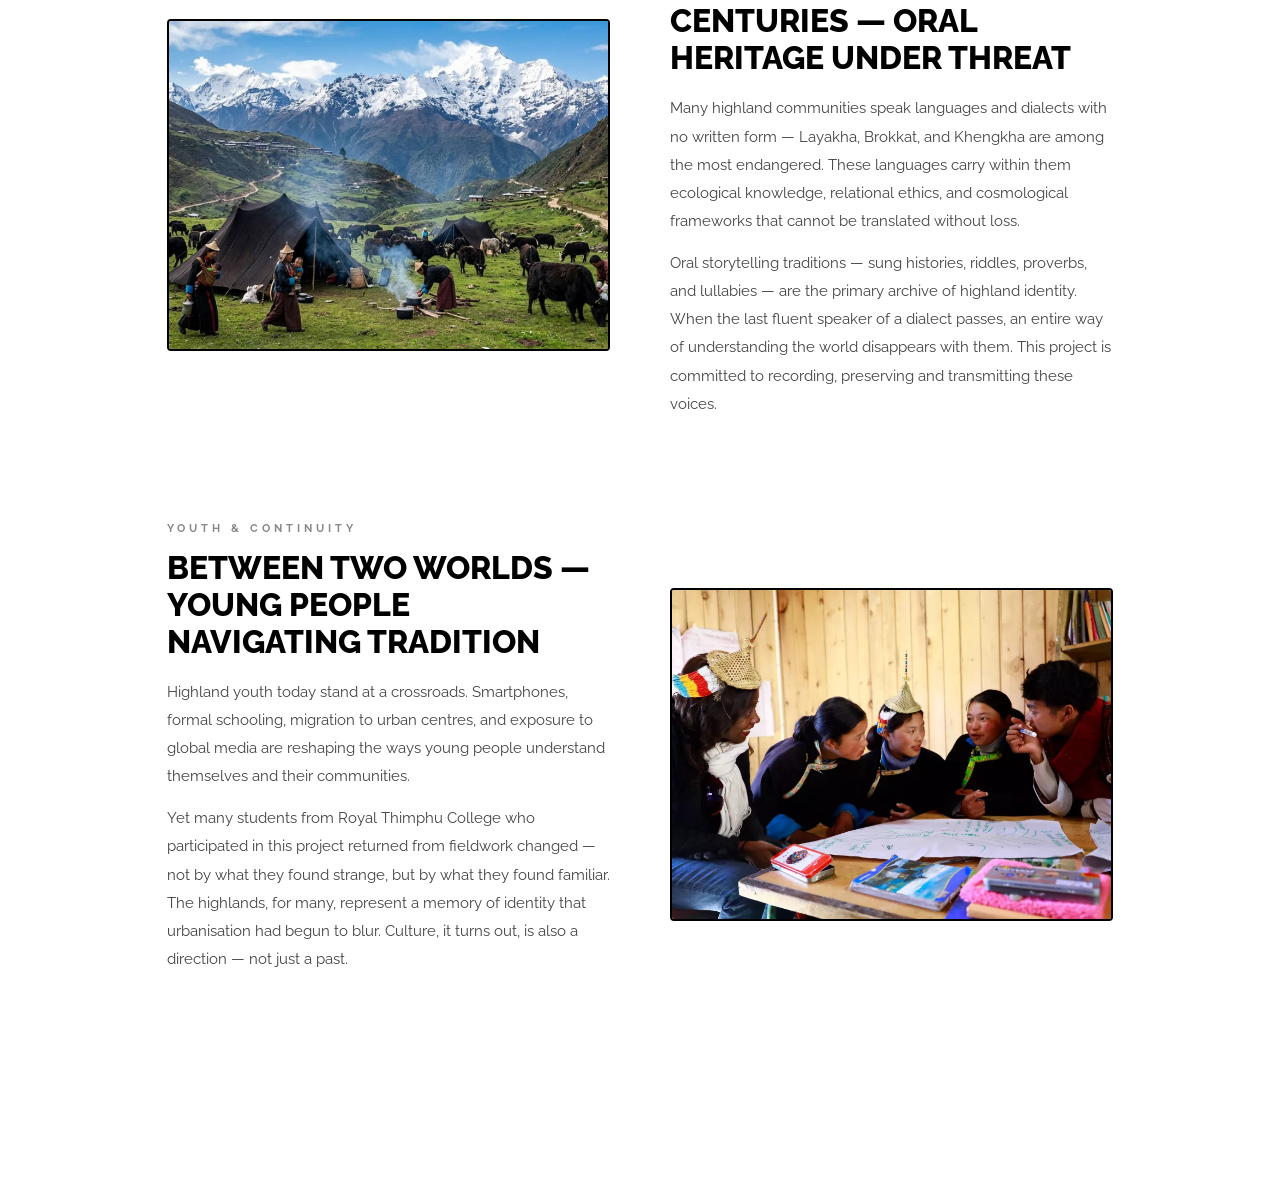
<file: theme-culture.html>
<!DOCTYPE html>
<html lang="en">
<head>
    <meta charset="UTF-8">
    <meta name="viewport" content="width=device-width, initial-scale=1.0">
    <title>Theme Culture / Identity — Highland Heritages of Bhutan</title>
    <link rel="stylesheet" href="style.css">
    <link href="https://fonts.googleapis.com/css2?family=Raleway:ital,wght@0,300;0,400;0,500;0,600;0,700;0,800;1,400;1,600&display=swap" rel="stylesheet">
    <style>
        * { font-family: 'Raleway', sans-serif !important; }
        /* ── THEME PAGE SHARED STYLES ── */
        .theme-hero {
            position: relative;
            width: 100%;
            height: 70vh;
            min-height: 480px;
            overflow: hidden;
            background: #0a0a0a;
        }

        .theme-hero-img {
            width: 100%;
            height: 100%;
            object-fit: cover;
            opacity: 0.55;
            transform: scale(1.04);
            animation: heroZoom 10s ease-in-out forwards;
        }

        @keyframes heroZoom {
            from { transform: scale(1.04); }
            to   { transform: scale(1);    }
        }

        .theme-hero-overlay {
            position: absolute;
            inset: 0;
            display: flex;
            flex-direction: column;
            align-items: center;
            justify-content: center;
            text-align: center;
            padding: 0 8%;
            background: linear-gradient(to bottom, rgba(0,0,0,0.1) 0%, rgba(0,0,0,0.55) 100%);
        }

        .theme-hero-tag {
            font-family: 'Raleway', sans-serif;
            font-size: 0.78rem;
            font-weight: 500;
            text-transform: uppercase;
            letter-spacing: 6px;
            color: rgba(255,255,255,0.7);
            margin-bottom: 20px;
        }

        .theme-hero-title {
            font-family: 'Raleway', sans-serif;
            font-size: 4.5rem;
            font-weight: 600;
            color: #ffffff;
            line-height: 1;
            margin: 0 0 24px 0;
            letter-spacing: 1px;
            text-shadow: 0 4px 30px rgba(0,0,0,0.8);
            text-transform: uppercase;
        }

        .theme-hero-sub {
            font-family: 'Raleway', sans-serif;
            font-size: 0.9rem;
            color: rgba(255,255,255,0.65);
            letter-spacing: 3px;
            text-transform: uppercase;
            font-weight: 300;
        }

        /* ── BACK BUTTON ── */
        .back-btn {
            display: inline-flex;
            align-items: center;
            gap: 12px;
            text-decoration: none;
            color: #000000;
            padding: 28px 6%;
            transition: opacity 0.3s ease;
        }

        .back-btn:hover { opacity: 0.5; }

        .back-circle {
            width: 28px;
            height: 28px;
            border-radius: 50%;
            border: 1px solid #000000;
            display: flex;
            align-items: center;
            justify-content: center;
            font-size: 1.1rem;
            transition: background 0.3s ease, color 0.3s ease;
            flex-shrink: 0;
        }

        .back-btn:hover .back-circle {
            background: #000000;
            color: #ffffff;
        }

        .back-text {
            font-family: 'Raleway', sans-serif;
            font-size: 0.58rem;
            font-weight: 700;
            text-transform: uppercase;
            letter-spacing: 1px;
        }

        /* ── INTRO BLOCK ── */
        .theme-intro {
            max-width: 820px;
            margin: 0 auto;
            padding: 0 6% 60px 6%;
            text-align: center;
            border-bottom: 1px solid #e8e8e8;
        }

        .theme-intro h2 {
            font-family: 'Raleway', sans-serif;
            font-size: 2rem;
            font-weight: 800;
            color: #000000;
            margin: 0 0 20px 0;
            /* line-height: 1.2; */
            text-transform: uppercase;
        }

        .theme-intro p {
            font-family: 'Raleway', sans-serif;
            font-size: 1rem;
            color: #555555;
            line-height: 1.9;
            margin: 0;
        }

        /* ── CONTENT SECTIONS ── */
        .theme-body {
            max-width: 1100px;
            margin: 0 auto;
            padding: 60px 6% 100px 6%;
        }

        .theme-section {
            display: grid;
            grid-template-columns: 1fr 1fr;
            gap: 60px;
            align-items: center;
            margin-bottom: 90px;
        }

        .theme-section.reverse {
            direction: rtl;
        }

        .theme-section.reverse > * {
            direction: ltr;
        }

        .theme-section-img {
            width: 100%;
            aspect-ratio: 4 / 3;
            object-fit: cover;
            border-radius: 4px;
            border: 2px solid #000000;
        }

        

        .theme-section-label {
            font-family: 'Raleway', sans-serif;
            font-size: 0.68rem;
            font-weight: 700;
            text-transform: uppercase;
            letter-spacing: 4px;
            color: #888888;
            display: block;
            margin-bottom: 14px;
        }

        .theme-section-text h3 {
            font-family: 'Raleway', sans-serif;
            font-size: 2rem;
            font-weight: 800;
            color: #000000;
            margin: 0 0 18px 0;
            /* line-height: 1.15; */
            text-transform: uppercase;
        }

        .theme-section-text p {
            font-family: 'Raleway', sans-serif;
            font-size: 0.95rem;
            color: #444444;
            line-height: 1.85;
            margin: 0 0 14px 0;
        }

        /* ── QUOTE BLOCK ── */
        .theme-quote {
            background: #000000;
            color: #ffffff;
            padding: 60px 8%;
            text-align: center;
            margin: 0 0 90px 0;
        }

        .theme-quote blockquote {
            font-family: 'Raleway', sans-serif;
            font-size: 2rem;
            font-weight: 400;
            font-style: italic;
            line-height: 1.5;
            margin: 0 0 20px 0;
            color: #ffffff;
        }

        .theme-quote cite {
            font-family: 'Raleway', sans-serif;
            font-size: 0.75rem;
            text-transform: uppercase;
            letter-spacing: 3px;
            color: rgba(255,255,255,0.5);
            font-style: normal;
        }

        /* ── FULL WIDTH IMAGE ── */
        .theme-fullimg {
            width: 100%;
            max-height: 480px;
            object-fit: cover;
            display: block;
            margin-bottom: 90px;
            border-top: 2px solid #000;
            border-bottom: 2px solid #000;
        }

        /* ── RESPONSIVE ── */
        @media (max-width: 768px) {
            .theme-hero-title { font-size: 2.8rem; }
            .theme-section { grid-template-columns: 1fr; gap: 28px; }
            .theme-section.reverse { direction: ltr; }
            .theme-quote blockquote { font-size: 1.4rem; }
        }
        .breadcrumb {
    position: sticky;
    top: 57px; /* adjust to match your header height */
    z-index: 900;
    background: #fff;
    border-bottom: 1px solid #ececec;
    padding: 10px 8%;
    display: flex;
    align-items: center;
    gap: 8px;
    font-size: 0.72rem;
    font-weight: 600;
    text-transform: uppercase;
    letter-spacing: 1px;
}
.breadcrumb a {
    color: #888;
    text-decoration: none;
    transition: color 0.2s;
}
.breadcrumb a:hover { color: #000; }
.bc-sep { color: #ccc; font-size: 0.8rem; font-family: 'Raleway', sans-serif;}
.bc-current { color: #000; }
    </style>
</head>
<body>

<!-- ── HEADER (same as index) ── -->
<header>
    <div class="nav-container">
        <a href="index.html" class="logo">RTC Heritage Portal</a>
        <button class="hamburger" id="hamburger" aria-label="Toggle menu">
            <span></span><span></span><span></span>
        </button>
        <nav id="main-nav">
            <ul class="nav-list">
                <li class="has-dropdown mega-parent">
                    <a href="#">Location, Theme & More <span class="arrow">▾</span></a>
                    <div class="mega-dropdown">
                        <div class="mega-col">
                            <p class="mega-heading">Location</p>
                            <a href="haa-resourea.html">Haa Resources</a>
                            <a href="#">Sephu Resources</a>
                            <a href="#">Thimphu Resources</a>
                        </div>
                        <div class="mega-divider"></div>
                        <div class="mega-col">
    <p class="mega-heading">Theme</p>
    <a href="index.html#features">Theme Environment</a>
    <a href="index.html#features">Theme Culture / Identity</a>
    <a href="index.html#features">Theme Cosmology</a>
</div>
                        <div class="mega-divider"></div>
                        <div class="mega-col">
                            <p class="mega-heading">More</p>
                            <a href="resources.html">Additional Resources</a>
                            <a href="interactive-map.html">Interactive Map</a>
                            <a href="#">Announcement</a>
                        </div>
                    </div>
                </li>
                <li class="search-item">
                    <div class="search-wrapper" id="search-wrapper">
                        <button class="search-icon-btn" id="search-btn" aria-label="Search">
                            <svg width="16" height="16" viewBox="0 0 24 24" fill="none" stroke="#000" stroke-width="2.5" stroke-linecap="round" stroke-linejoin="round">
                                <circle cx="11" cy="11" r="8"/>
                                <line x1="21" y1="21" x2="16.65" y2="16.65"/>
                            </svg>
                        </button>
                        <input type="text" class="search-input" id="search-input" placeholder="Search...">
                    </div>
                </li>
                <li class="has-dropdown">
                    <a href="#">About <span class="arrow">▾</span></a>
                    <ul class="dropdown">
                        <li><a href="vmo.html">Vision</a></li>
                        <li><a href="vmo.html">Mission</a></li>
                        <li><a href="vmo.html">Objective</a></li>
                  </ul>
                     </li>

                
                <li><a href="lesson-plan.html">Lesson Plans</a></li>
            </ul>
        </nav>
    </div>
</header>

<!-- ── HERO ── -->
<section class="theme-hero">
    <img src="image/culture.jpg" alt="Theme Culture" class="theme-hero-img">
    <div class="theme-hero-overlay">
        <span class="theme-hero-tag">Highland Heritages of Bhutan</span>
        <h1 class="theme-hero-title">Culture &amp; Identity</h1>
        <p class="theme-hero-sub">Who We Are · Where We Come From · How We Live</p>
    </div>
</section>

<nav class="breadcrumb">
    <a href="index.html">Home</a>
    <span class="bc-sep">›</span>
    <a href="index.html#features">Theme</a>
    <span class="bc-sep">›</span>
    <span class="bc-current">Theme Culture</span>
</nav>


<!-- ── INTRO ── -->
<div class="theme-intro">
    <h2>Identity Woven Into Every Thread, Ritual and Song</h2>
    <p>In the highlands of Bhutan, culture is not a museum exhibit — it is a living, breathing practice embedded in the way people dress, speak, celebrate, grieve, and raise their children. This theme explores how highland communities construct and maintain their identity across generations, how tradition adapts under pressure, and what it means to belong to a place so remote it has its own sky.</p>
</div>

<!-- ── BODY ── -->
<div class="theme-body">

    <!-- Section 1 -->
    <div class="theme-section">
        <img src="image/culture.jpg" alt="Dress and Identity" class="theme-section-img">
        <div class="theme-section-text">
            <span class="theme-section-label">Dress & Material Culture</span>
            <h3>The Kira and the Gho — Wearing Identity</h3>
            <p>In Bhutan, national dress is not merely ceremonial — it is constitutionally mandated in public spaces and deeply personal in private life. The <em>kira</em> worn by women and the <em>gho</em> worn by men are woven with regional and clan identities that a trained eye can read like a language.</p>
            <p>Highland communities like the Layap and Brokpa wear distinctive variations — the Layap women's conical bamboo hats and short jackets signal a cultural boundary that no map fully captures. These garments are made, worn, repaired and passed down as heirlooms of belonging.</p>
        </div>
    </div>

    <!-- Section 2 -->
    <div class="theme-section reverse">
        <img src="image/ritual.jpeg" alt="Ritual and Ceremony" class="theme-section-img">
        <div class="theme-section-text">
            <span class="theme-section-label">Ritual & Ceremony</span>
            <h3>The Sacred Calendar — Time as Cultural Practice</h3>
            <p>Highland Bhutanese communities organise their year around a sacred calendar of festivals, agricultural milestones, and protective rituals. The <em>Tsechu</em> — held annually at dzongs and monasteries — is not simply entertainment but a communal act of spiritual renewal.</p>
            <p>Cham dancers in elaborate masks embody deities and demons, enacting cosmic stories that reinforce moral order. Attending these festivals is an assertion of identity: to be present is to belong. Absence, in some communities, carries social consequence.</p>
        </div>
    </div>

    <!-- Quote -->
    <div class="theme-quote">
        <blockquote>"We do not perform our culture for others. We perform it for ourselves — to remember who we are when everything around us is changing."</blockquote>
        <cite>— Elder, Laya Village, 2023</cite>
    </div>

    <!-- Full width image -->
    <img src="image/Bhutan-Ceremonial-procession-getting-ready.jpg" alt="Ceremonial Procession" class="theme-fullimg">

    <!-- Section 3 -->
    <div class="theme-section">
        <img src="image/namads.jpeg" alt="Language and Oral Tradition" class="theme-section-img">
        <div class="theme-section-text">
            <span class="theme-section-label">Language & Oral Tradition</span>
            <h3>Voices Carrying Centuries — Oral Heritage Under Threat</h3>
            <p>Many highland communities speak languages and dialects with no written form — Layakha, Brokkat, and Khengkha are among the most endangered. These languages carry within them ecological knowledge, relational ethics, and cosmological frameworks that cannot be translated without loss.</p>
            <p>Oral storytelling traditions — sung histories, riddles, proverbs, and lullabies — are the primary archive of highland identity. When the last fluent speaker of a dialect passes, an entire way of understanding the world disappears with them. This project is committed to recording, preserving and transmitting these voices.</p>
        </div>
    </div>

    <!-- Section 4 -->
    <div class="theme-section reverse">
        <img src="image/education.webp" alt="Youth and Identity" class="theme-section-img">
        <div class="theme-section-text">
            <span class="theme-section-label">Youth & Continuity</span>
            <h3>Between Two Worlds — Young People Navigating Tradition</h3>
            <p>Highland youth today stand at a crossroads. Smartphones, formal schooling, migration to urban centres, and exposure to global media are reshaping the ways young people understand themselves and their communities.</p>
            <p>Yet many students from Royal Thimphu College who participated in this project returned from fieldwork changed — not by what they found strange, but by what they found familiar. The highlands, for many, represent a memory of identity that urbanisation had begun to blur. Culture, it turns out, is also a direction — not just a past.</p>
        </div>
    </div>

</div>

<script src="script.js"></script>
</body>
</html>
</file>
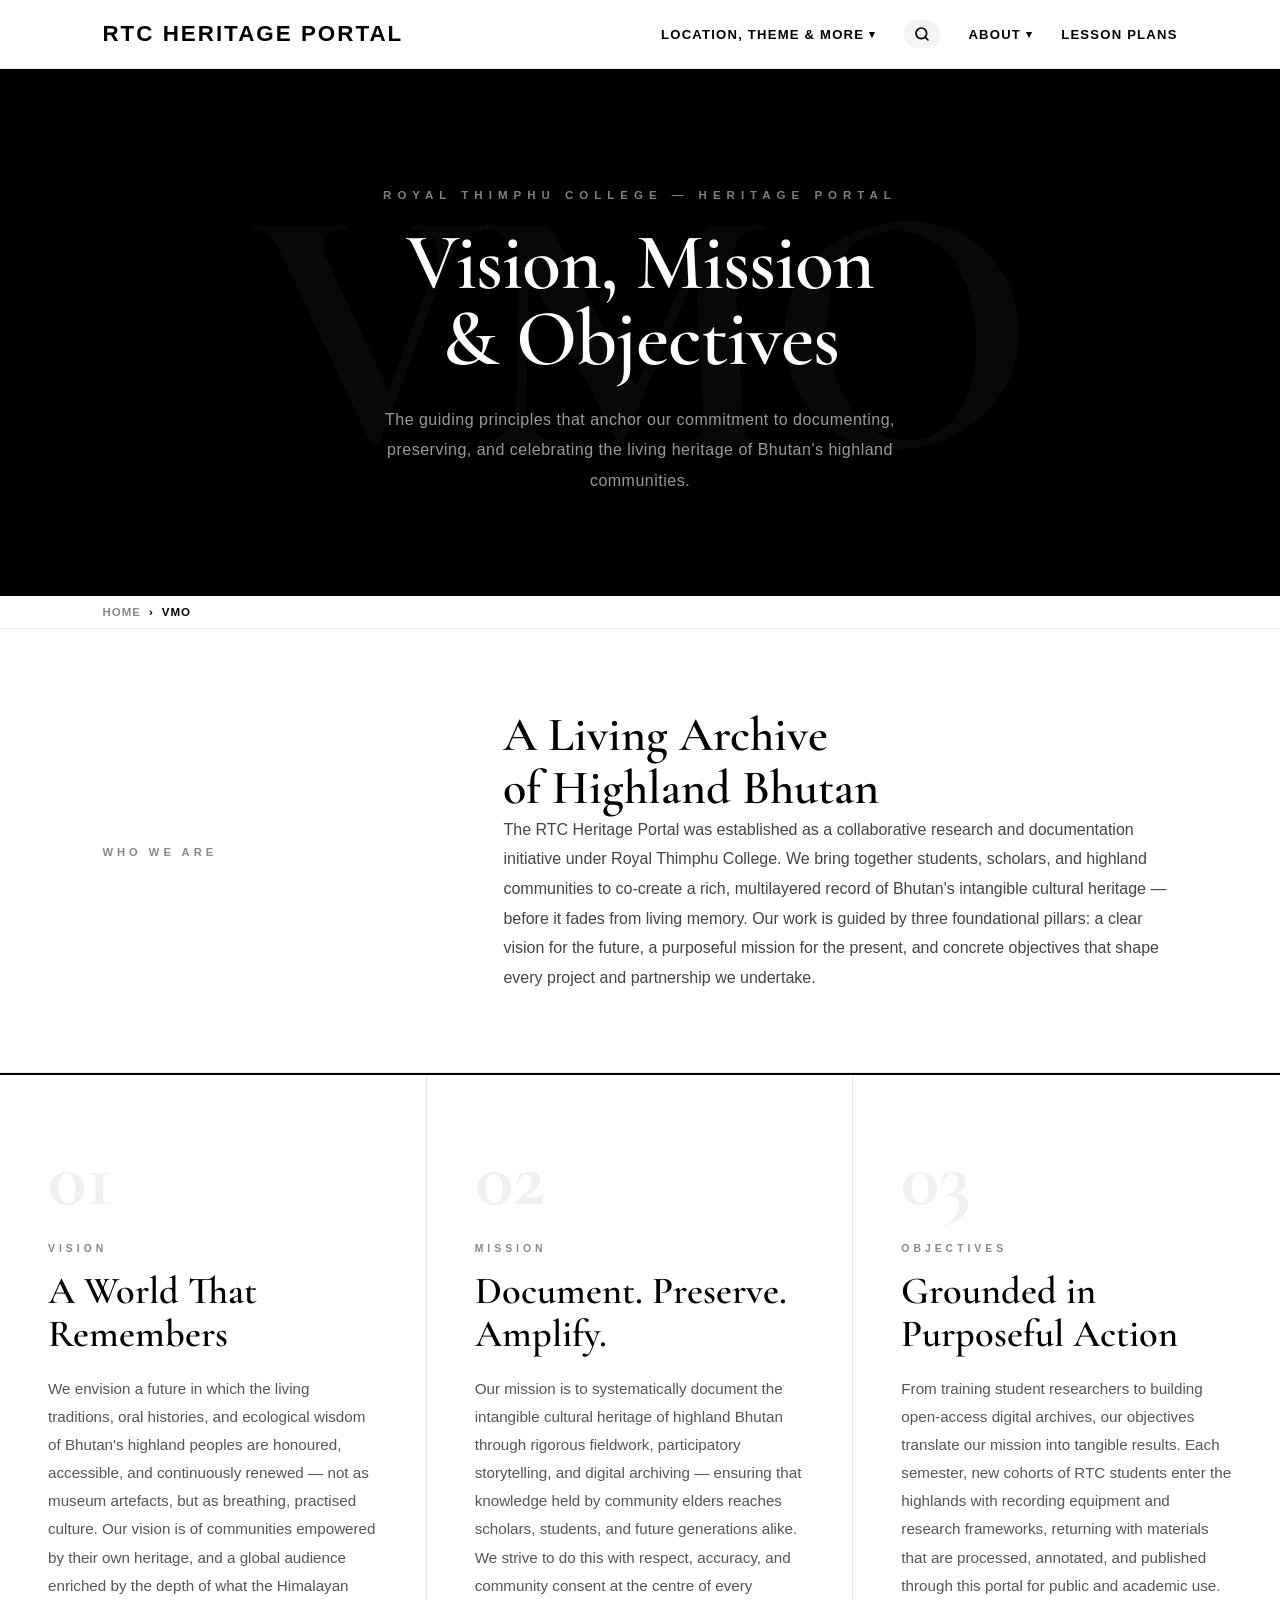
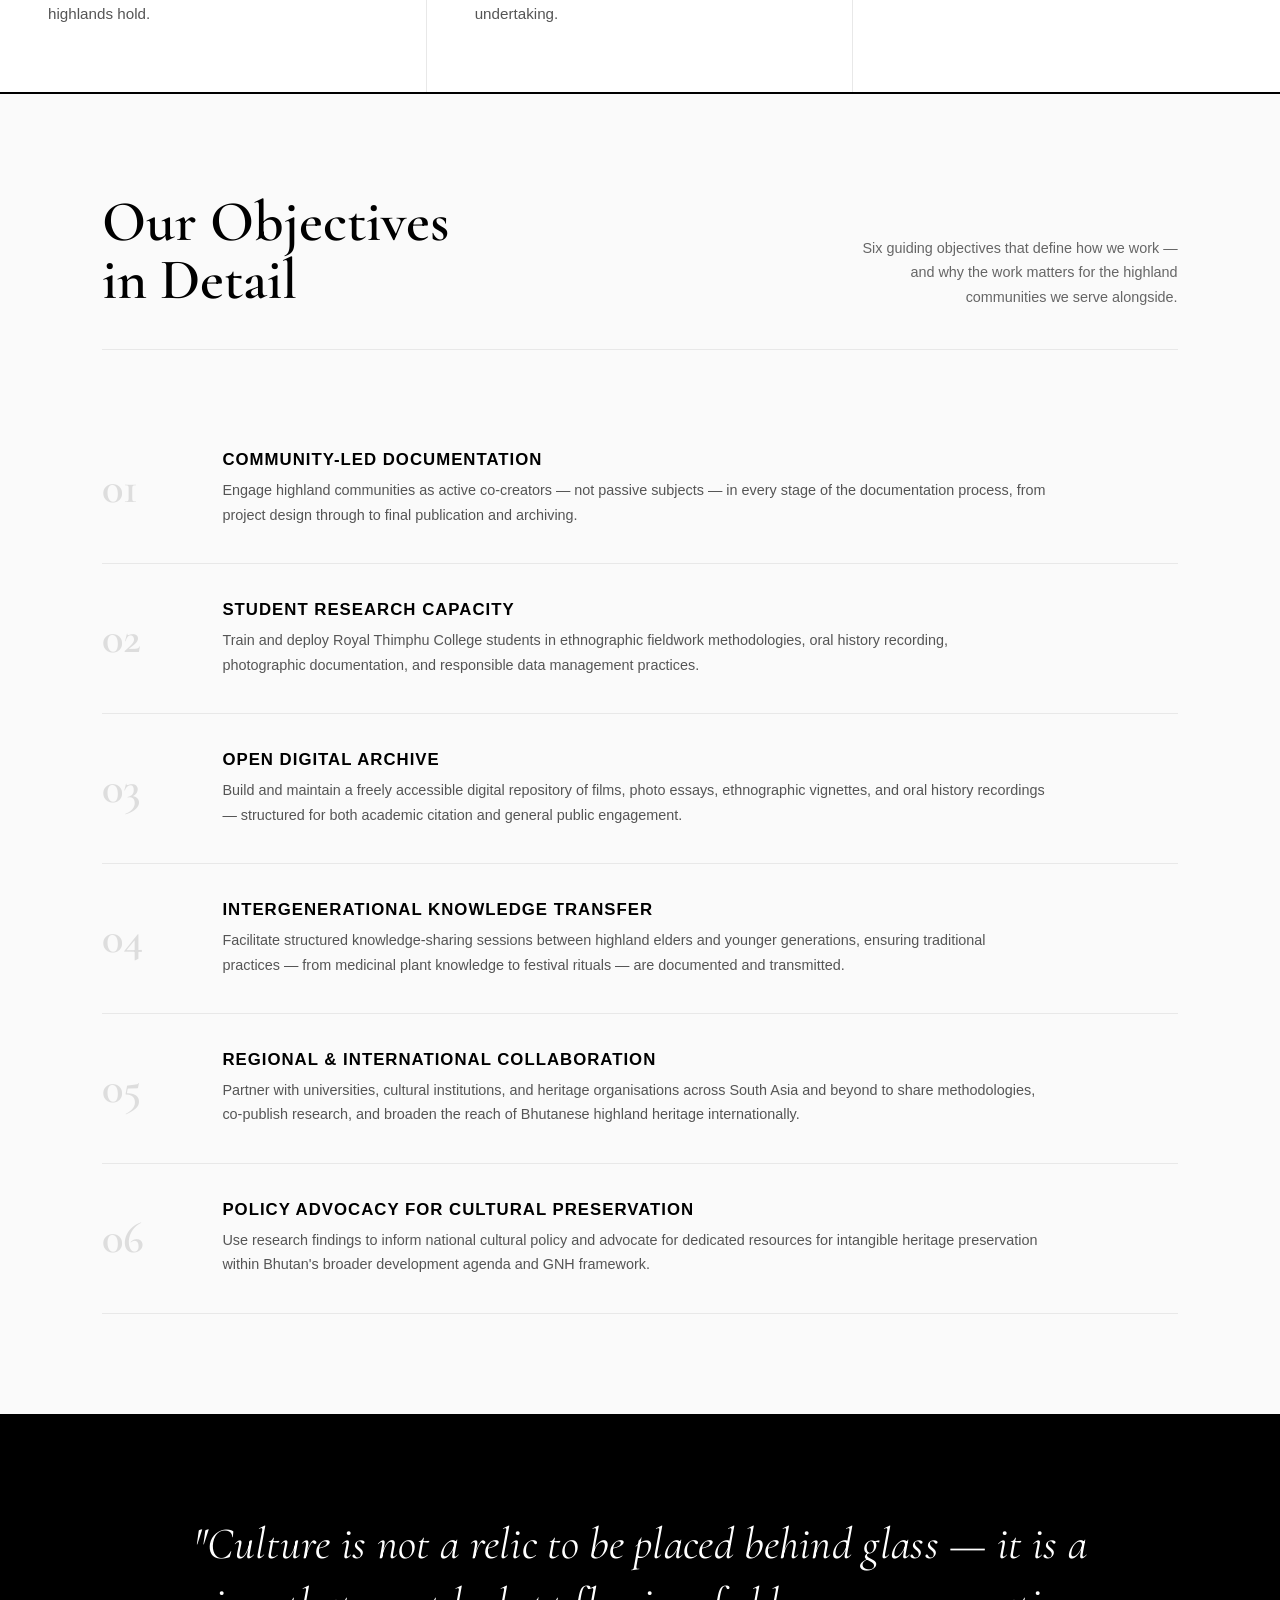
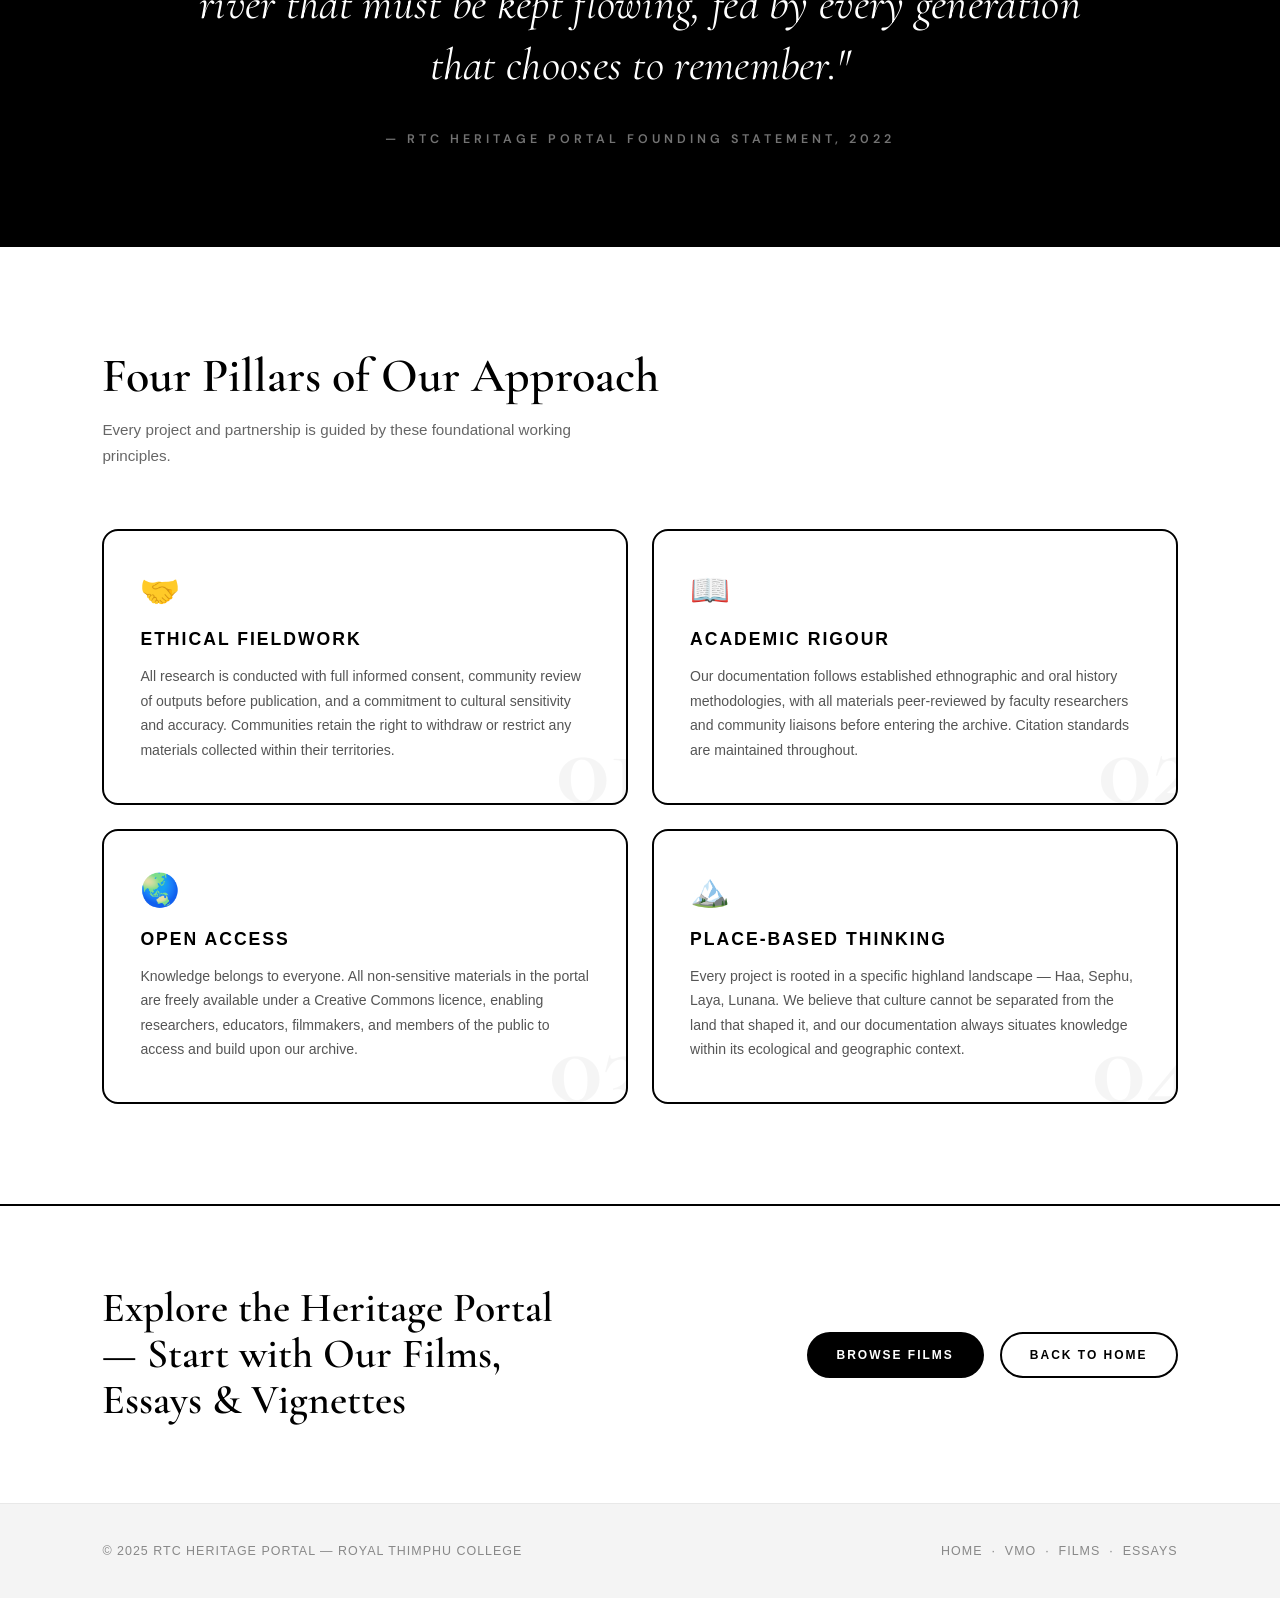
<file: vmo.html>
<!DOCTYPE html>
<html lang="en">
<head>
    <meta charset="UTF-8">
    <meta name="viewport" content="width=device-width, initial-scale=1.0">
    <title>VMO – Vision, Mission & Objectives | RTC Heritage Portal</title>
    <link rel="stylesheet" href="style.css">
    <link href="https://fonts.googleapis.com/css2?family=Cormorant+Garamond:ital,wght@0,400;0,600;0,700;1,400;1,600&family=DM+Sans:wght@300;400;500;600;700&display=swap" rel="stylesheet">
    <style>

        * {
            -webkit-font-smoothing: antialiased;
            -moz-osx-font-smoothing: grayscale;
            box-sizing: border-box;
        }

        body {
            margin: 0;
            font-family: 'DM Sans', sans-serif;
            background: #ffffff;
            color: #000000;
        }

        /* ════════════════════════════════════════
           DROPDOWN HOVER-GAP FIX
           ────────────────────────────────────────
           Problem: there is a 14px gap between the
           nav <a> and the dropdown panel. When the
           cursor crosses that gap, :hover ends and
           the dropdown vanishes before you reach it.

           Fix 1 — shrink the gap to 2px (nearly zero).
           Fix 2 — add an invisible ::after bridge on
                    the <a> that physically fills the
                    remaining gap, so :hover on the <li>
                    stays alive the whole time.
        ════════════════════════════════════════ */

        /* Override style.css gap to near-zero */
        .dropdown      { top: calc(100% + 2px) !important; }
        .mega-dropdown { top: calc(100% + 2px) !important; }

        /* Invisible bridge that fills the gap below the link */
        .has-dropdown > a {
            position: relative; /* needed for ::after positioning */
        }

        .has-dropdown > a::after {
            content: '';
            position: absolute;
            top: 100%;          /* starts right below the link text */
            left: -20px;
            right: -20px;
            height: 16px;       /* tall enough to bridge the 2px gap */
            background: transparent;
            display: block;
        }

        /* ── PAGE HERO ── */
        .vmo-hero {
            background: #000000;
            padding: 120px 8% 100px;
            text-align: center;
            position: relative;
            overflow: hidden;
        }

        .vmo-hero::before {
            content: 'VMO';
            position: absolute;
            top: 50%;
            left: 50%;
            transform: translate(-50%, -50%);
            font-family: 'Cormorant Garamond', serif;
            font-size: 22rem;
            font-weight: 700;
            color: rgba(255,255,255,0.03);
            letter-spacing: -10px;
            pointer-events: none;
            white-space: nowrap;
        }

        .vmo-hero-tag {
            font-size: 0.72rem;
            font-weight: 700;
            text-transform: uppercase;
            letter-spacing: 6px;
            color: rgba(255,255,255,0.5);
            display: block;
            margin-bottom: 24px;
        }

        .vmo-hero h1 {
            font-family: 'Cormorant Garamond', serif;
            font-size: 5rem;
            font-weight: 600;
            color: #ffffff;
            margin: 0 0 28px;
            line-height: 0.95;
            letter-spacing: -1px;
        }

        .vmo-hero p {
            font-size: 1rem;
            color: rgba(255,255,255,0.6);
            line-height: 1.9;
            max-width: 560px;
            margin: 0 auto;
            font-weight: 300;
            letter-spacing: 0.5px;
        }

        @media (max-width: 768px) {
            .vmo-hero { padding: 90px 6% 70px; }
            .vmo-hero h1 { font-size: 3.2rem; }
            .vmo-hero::before { font-size: 10rem; }
        }

        .breadcrumb {
    position: sticky;
    top: 57px; /* adjust to match your header height */
    z-index: 900;
    background: #fff;
    border-bottom: 1px solid #ececec;
    padding: 10px 8%;
    display: flex;
    align-items: center;
    gap: 8px;
    font-size: 0.72rem;
    font-weight: 600;
    text-transform: uppercase;
    letter-spacing: 1px;
}
.breadcrumb a {
    color: #888;
    text-decoration: none;
    transition: color 0.2s;
}
.breadcrumb a:hover { color: #000; }
.bc-sep { color: #ccc; font-size: 0.8rem; }
.bc-current { color: #000; }

        /* ── VMO INTRO STRIP ── */
        .vmo-intro {
            padding: 80px 8%;
            display: grid;
            grid-template-columns: 1fr 2fr;
            gap: 64px;
            align-items: center;
            border-bottom: 1px solid #e8e8e8;
        }

        .vmo-intro-label {
            font-size: 0.7rem;
            font-weight: 800;
            text-transform: uppercase;
            letter-spacing: 4px;
            color: #888888;
        }

        .vmo-intro-heading {
            font-family: 'Cormorant Garamond', serif;
            font-size: 3rem;
            font-weight: 600;
            line-height: 1.1;
            margin: 0;
        }

        .vmo-intro-body {
            font-size: 1rem;
            color: #444444;
            line-height: 1.85;
            margin: 0;
        }

        @media (max-width: 900px) {
            .vmo-intro { grid-template-columns: 1fr; gap: 24px; padding: 60px 6%; }
        }

        /* ── VMO CARDS ── */
        .vmo-cards {
            display: grid;
            grid-template-columns: repeat(3, 1fr);
            gap: 0;
            border-top: 2px solid #000000;
        }

        .vmo-card {
            padding: 64px 48px;
            border-right: 1px solid #e8e8e8;
            position: relative;
            overflow: hidden;
            transition: background 0.4s ease;
            /* scroll-margin so sticky header doesn't overlap anchor target */
            scroll-margin-top: 90px;
        }

        .vmo-card:last-child { border-right: none; }
        .vmo-card:hover { background: #f8f8f8; }

        .vmo-card-number {
            font-family: 'Cormorant Garamond', serif;
            font-size: 5rem;
            font-weight: 700;
            color: #f0f0f0;
            line-height: 1;
            margin-bottom: 24px;
            display: block;
            transition: color 0.4s ease;
        }

        .vmo-card:hover .vmo-card-number { color: #e0e0e0; }

        .vmo-card-tag {
            font-size: 0.65rem;
            font-weight: 800;
            text-transform: uppercase;
            letter-spacing: 4px;
            color: #888888;
            display: block;
            margin-bottom: 16px;
        }

        .vmo-card h2 {
            font-family: 'Cormorant Garamond', serif;
            font-size: 2.4rem;
            font-weight: 600;
            color: #000000;
            margin: 0 0 20px;
            line-height: 1.1;
        }

        .vmo-card p {
            font-size: 0.95rem;
            color: #555555;
            line-height: 1.85;
            margin: 0;
        }

        .vmo-card-accent {
            position: absolute;
            bottom: 0;
            left: 0;
            height: 3px;
            width: 0;
            background: #000000;
            transition: width 0.5s ease;
        }

        .vmo-card:hover .vmo-card-accent { width: 100%; }

        @media (max-width: 900px) {
            .vmo-cards { grid-template-columns: 1fr; }
            .vmo-card { border-right: none; border-bottom: 1px solid #e8e8e8; padding: 48px 6%; }
            .vmo-card:last-child { border-bottom: none; }
        }

        /* ── OBJECTIVES SECTION ── */
        .objectives-section {
            padding: 100px 8%;
            background: #fafafa;
            border-top: 2px solid #000000;
            scroll-margin-top: 80px;
        }

        .objectives-header {
            display: flex;
            justify-content: space-between;
            align-items: flex-end;
            margin-bottom: 64px;
            border-bottom: 1px solid #e8e8e8;
            padding-bottom: 40px;
        }

        .objectives-header h2 {
            font-family: 'Cormorant Garamond', serif;
            font-size: 3.6rem;
            font-weight: 600;
            margin: 0;
            line-height: 1;
        }

        .objectives-header p {
            font-size: 0.9rem;
            color: #666666;
            max-width: 340px;
            text-align: right;
            line-height: 1.7;
            margin: 0;
        }

        @media (max-width: 768px) {
            .objectives-header { flex-direction: column; align-items: flex-start; gap: 16px; }
            .objectives-header p { text-align: left; max-width: 100%; }
            .objectives-header h2 { font-size: 2.5rem; }
        }

        .objectives-list { display: flex; flex-direction: column; gap: 0; }

        .objective-item {
            display: grid;
            grid-template-columns: 80px 1fr auto;
            align-items: center;
            gap: 40px;
            padding: 36px 0;
            border-bottom: 1px solid #e8e8e8;
            cursor: default;
            transition: padding 0.3s ease;
        }

        .objective-item:hover { padding-left: 12px; }

        .obj-index {
            font-family: 'Cormorant Garamond', serif;
            font-size: 2.8rem;
            font-weight: 600;
            color: #dddddd;
            line-height: 1;
            transition: color 0.3s ease;
        }

        .objective-item:hover .obj-index { color: #000000; }

        .obj-content h4 { font-size: 1.05rem; font-weight: 700; margin: 0 0 8px; text-transform: uppercase; letter-spacing: 1px; }
        .obj-content p  { font-size: 0.9rem; color: #555555; line-height: 1.7; margin: 0; }

        .obj-tag {
            font-size: 0.65rem;
            font-weight: 700;
            text-transform: uppercase;
            letter-spacing: 2px;
            background: #000000;
            color: #ffffff;
            padding: 6px 14px;
            border-radius: 999px;
            white-space: nowrap;
            opacity: 0;
            transition: opacity 0.3s ease;
        }

        .objective-item:hover .obj-tag { opacity: 1; }

        @media (max-width: 768px) {
            .objective-item { grid-template-columns: 48px 1fr; gap: 20px; }
            .obj-tag { display: none; }
            .obj-index { font-size: 1.8rem; }
        }

        /* ── QUOTE BAND ── */
        .quote-band { background: #000000; padding: 100px 8%; text-align: center; }

        .quote-band blockquote {
            font-family: 'Cormorant Garamond', serif;
            font-size: 2.8rem;
            font-weight: 400;
            font-style: italic;
            color: #ffffff;
            margin: 0 auto;
            max-width: 900px;
            line-height: 1.35;
            letter-spacing: 0.3px;
        }

        .quote-band cite {
            display: block;
            font-family: 'DM Sans', sans-serif;
            font-size: 0.78rem;
            font-weight: 600;
            text-transform: uppercase;
            letter-spacing: 4px;
            color: rgba(255,255,255,0.45);
            margin-top: 36px;
            font-style: normal;
        }

        @media (max-width: 768px) { .quote-band blockquote { font-size: 1.9rem; } }

        /* ── PILLARS GRID ── */
        .pillars-section { padding: 100px 8%; }

        .pillars-section > h2 {
            font-family: 'Cormorant Garamond', serif;
            font-size: 3rem;
            font-weight: 600;
            margin: 0 0 12px;
        }

        .pillars-section > p { font-size: 0.95rem; color: #666666; margin: 0 0 60px; max-width: 480px; line-height: 1.7; }

        .pillars-grid { display: grid; grid-template-columns: repeat(2, 1fr); gap: 24px; }

        .pillar-card {
            border: 2px solid #000000;
            border-radius: 16px;
            padding: 40px 36px;
            position: relative;
            overflow: hidden;
            transition: transform 0.3s ease, box-shadow 0.3s ease;
        }

        .pillar-card:hover { transform: translateY(-4px); box-shadow: 0 16px 48px rgba(0,0,0,0.12); }
        .pillar-icon { font-size: 2rem; margin-bottom: 20px; display: block; }
        .pillar-card h3 { font-size: 1.1rem; font-weight: 800; text-transform: uppercase; letter-spacing: 2px; margin: 0 0 14px; }
        .pillar-card p  { font-size: 0.88rem; color: #555555; line-height: 1.75; margin: 0; }

        .pillar-card-bg {
            position: absolute;
            bottom: -20px;
            right: -20px;
            font-family: 'Cormorant Garamond', serif;
            font-size: 7rem;
            font-weight: 700;
            color: rgba(0,0,0,0.04);
            line-height: 1;
            pointer-events: none;
        }

        @media (max-width: 768px) { .pillars-grid { grid-template-columns: 1fr; } }

        /* ── CTA STRIP ── */
        .cta-strip {
            border-top: 2px solid #000000;
            padding: 80px 8%;
            display: flex;
            justify-content: space-between;
            align-items: center;
            gap: 40px;
        }

        .cta-strip h3 {
            font-family: 'Cormorant Garamond', serif;
            font-size: 2.6rem;
            font-weight: 600;
            margin: 0;
            line-height: 1.1;
            max-width: 480px;
        }

        .cta-strip-links { display: flex; gap: 16px; flex-shrink: 0; }

        .cta-btn {
            display: inline-block;
            padding: 14px 28px;
            font-size: 0.75rem;
            font-weight: 700;
            text-transform: uppercase;
            letter-spacing: 2px;
            border-radius: 999px;
            text-decoration: none;
            transition: all 0.3s ease;
        }

        .cta-btn-dark    { background: #000000; color: #ffffff; border: 2px solid #000000; }
        .cta-btn-dark:hover { background: #333333; }
        .cta-btn-outline { background: transparent; color: #000000; border: 2px solid #000000; }
        .cta-btn-outline:hover { background: #000000; color: #ffffff; }

        @media (max-width: 768px) {
            .cta-strip { flex-direction: column; align-items: flex-start; }
            .cta-strip h3 { font-size: 2rem; }
            .cta-strip-links { flex-direction: column; width: 100%; }
            .cta-btn { text-align: center; }
        }

        /* ── FOOTER NOTE ── */
        .page-footer-note {
            background: #f4f4f4;
            border-top: 1px solid #e8e8e8;
            padding: 40px 8%;
            display: flex;
            justify-content: space-between;
            align-items: center;
            font-size: 0.78rem;
            color: #888888;
            font-weight: 500;
            text-transform: uppercase;
            letter-spacing: 1px;
        }

        .page-footer-note a { color: #888888; text-decoration: none; transition: color 0.2s ease; }
        .page-footer-note a:hover { color: #000000; }

        @media (max-width: 768px) {
            .page-footer-note { flex-direction: column; gap: 12px; text-align: center; }
        }

    </style>
</head>

<body>

<!-- ── HEADER ── -->
<header>
    <div class="nav-container">
        <a href="index.html" class="logo">RTC Heritage Portal</a>
        <button class="hamburger" id="hamburger" aria-label="Toggle menu">
            <span></span><span></span><span></span>
        </button>
        <nav id="main-nav">
            <ul class="nav-list">

                <li class="has-dropdown mega-parent">
                    <a href="#">Location, Theme & More <span class="arrow">▾</span></a>
                    <div class="mega-dropdown">
                        <div class="mega-col">
                            <p class="mega-heading">Location</p>
                            <a href="haa-resourea.html">Haa Resources</a>
                            <a href="sep-resourea.html">Sephu Resources</a>
                            <a href="#thimphu">Thimphu Resources</a>
                        </div>
                        <div class="mega-divider"></div>
                        <div class="mega-col">
                            <p class="mega-heading">Theme</p>
                            <a href="theme-environment.html" data-theme="0">Page Theme</a>
                            <a href="theme-culture.html" data-theme="1">Theme Cultural</a>
                            <a href="theme-cosmology.html" data-theme="2">Theme Cosmetic</a>
                        </div>
                        <div class="mega-divider"></div>
                        <div class="mega-col">
                            <p class="mega-heading">More</p>
                            <a href="resources.html">Additional Resources</a>
                            <a href="interactive-map.html">Interactive Map</a>
                            <a href="#">Announcement</a>
                        </div>
                    </div>
                </li>

                <li class="search-item">
                    <div class="search-wrapper" id="search-wrapper">
                        <button class="search-icon-btn" id="search-btn" aria-label="Search">
                            <svg width="16" height="16" viewBox="0 0 24 24" fill="none" stroke="#000" stroke-width="2.5" stroke-linecap="round" stroke-linejoin="round">
                                <circle cx="11" cy="11" r="8"/>
                                <line x1="21" y1="21" x2="16.65" y2="16.65"/>
                            </svg>
                        </button>
                        <input type="text" class="search-input" id="search-input" placeholder="Search...">
                    </div>
                </li>

                <!--
                    About dropdown.
                    Each link uses a hash anchor (#vision, #mission, #objectives).
                    JS below handles smooth scroll with sticky-header offset.
                -->
                <li class="has-dropdown">
                    <a href="#">About <span class="arrow">▾</span></a>
                    <ul class="dropdown">
                        <li><a href="v">Vision</a></li>
                        <li><a href="#mission">Mission</a></li>
                        <li><a href="#objectives">Objective</a></li>
                    </ul>
                     </li>

                
                <li><a href="lesson-plan.html">Lesson Plans</a></li>
            </ul>
        </nav>
    </div>
</header>

<!-- ── PAGE HERO ── -->
<section class="vmo-hero" id="main-content">
    <span class="vmo-hero-tag">Royal Thimphu College — Heritage Portal</span>
    <h1>Vision, Mission<br>& Objectives</h1>
    <p>The guiding principles that anchor our commitment to documenting, preserving, and celebrating the living heritage of Bhutan's highland communities.</p>
</section>

<!-- ── BREADCRUMB ── -->
<div class="breadcrumb">
    <a href="index.html">Home</a>
    <span class="sep">›</span>
    <span class="current">VMO</span>
</div>

<!-- ── INTRO ── -->
<div class="vmo-intro">
    <div>
        <span class="vmo-intro-label">Who We Are</span>
    </div>
    <div>
        <h2 class="vmo-intro-heading">A Living Archive<br>of Highland Bhutan</h2>
        <p class="vmo-intro-body">The RTC Heritage Portal was established as a collaborative research and documentation initiative under Royal Thimphu College. We bring together students, scholars, and highland communities to co-create a rich, multilayered record of Bhutan's intangible cultural heritage — before it fades from living memory. Our work is guided by three foundational pillars: a clear vision for the future, a purposeful mission for the present, and concrete objectives that shape every project and partnership we undertake.</p>
    </div>
</div>

<!-- ── VMO CARDS ── -->
<!-- id="vision" and id="mission" are anchor targets for the About dropdown -->
<section class="vmo-cards">

    <div class="vmo-card" id="vision">
        <span class="vmo-card-number">01</span>
        <span class="vmo-card-tag">Vision</span>
        <h2>A World That Remembers</h2>
        <p>We envision a future in which the living traditions, oral histories, and ecological wisdom of Bhutan's highland peoples are honoured, accessible, and continuously renewed — not as museum artefacts, but as breathing, practised culture. Our vision is of communities empowered by their own heritage, and a global audience enriched by the depth of what the Himalayan highlands hold.</p>
        <div class="vmo-card-accent"></div>
    </div>

    <div class="vmo-card" id="mission">
        <span class="vmo-card-number">02</span>
        <span class="vmo-card-tag">Mission</span>
        <h2>Document. Preserve. Amplify.</h2>
        <p>Our mission is to systematically document the intangible cultural heritage of highland Bhutan through rigorous fieldwork, participatory storytelling, and digital archiving — ensuring that knowledge held by community elders reaches scholars, students, and future generations alike. We strive to do this with respect, accuracy, and community consent at the centre of every undertaking.</p>
        <div class="vmo-card-accent"></div>
    </div>

    <div class="vmo-card">
        <span class="vmo-card-number">03</span>
        <span class="vmo-card-tag">Objectives</span>
        <h2>Grounded in Purposeful Action</h2>
        <p>From training student researchers to building open-access digital archives, our objectives translate our mission into tangible results. Each semester, new cohorts of RTC students enter the highlands with recording equipment and research frameworks, returning with materials that are processed, annotated, and published through this portal for public and academic use.</p>
        <div class="vmo-card-accent"></div>
    </div>

</section>

<!-- ── OBJECTIVES DETAIL ── -->
<!-- id="objectives" is the anchor target for About > Objective -->
<section class="objectives-section" id="objectives">
    <div class="objectives-header">
        <h2>Our Objectives<br>in Detail</h2>
        <p>Six guiding objectives that define how we work — and why the work matters for the highland communities we serve alongside.</p>
    </div>

    <div class="objectives-list">
        <div class="objective-item">
            <span class="obj-index">01</span>
            <div class="obj-content">
                <h4>Community-Led Documentation</h4>
                <p>Engage highland communities as active co-creators — not passive subjects — in every stage of the documentation process, from project design through to final publication and archiving.</p>
            </div>
            <span class="obj-tag">Core</span>
        </div>
        <div class="objective-item">
            <span class="obj-index">02</span>
            <div class="obj-content">
                <h4>Student Research Capacity</h4>
                <p>Train and deploy Royal Thimphu College students in ethnographic fieldwork methodologies, oral history recording, photographic documentation, and responsible data management practices.</p>
            </div>
            <span class="obj-tag">Education</span>
        </div>
        <div class="objective-item">
            <span class="obj-index">03</span>
            <div class="obj-content">
                <h4>Open Digital Archive</h4>
                <p>Build and maintain a freely accessible digital repository of films, photo essays, ethnographic vignettes, and oral history recordings — structured for both academic citation and general public engagement.</p>
            </div>
            <span class="obj-tag">Digital</span>
        </div>
        <div class="objective-item">
            <span class="obj-index">04</span>
            <div class="obj-content">
                <h4>Intergenerational Knowledge Transfer</h4>
                <p>Facilitate structured knowledge-sharing sessions between highland elders and younger generations, ensuring traditional practices — from medicinal plant knowledge to festival rituals — are documented and transmitted.</p>
            </div>
            <span class="obj-tag">Heritage</span>
        </div>
        <div class="objective-item">
            <span class="obj-index">05</span>
            <div class="obj-content">
                <h4>Regional & International Collaboration</h4>
                <p>Partner with universities, cultural institutions, and heritage organisations across South Asia and beyond to share methodologies, co-publish research, and broaden the reach of Bhutanese highland heritage internationally.</p>
            </div>
            <span class="obj-tag">Global</span>
        </div>
        <div class="objective-item">
            <span class="obj-index">06</span>
            <div class="obj-content">
                <h4>Policy Advocacy for Cultural Preservation</h4>
                <p>Use research findings to inform national cultural policy and advocate for dedicated resources for intangible heritage preservation within Bhutan's broader development agenda and GNH framework.</p>
            </div>
            <span class="obj-tag">Policy</span>
        </div>
    </div>
</section>

<!-- ── QUOTE BAND ── -->
<section class="quote-band">
    <blockquote>
        "Culture is not a relic to be placed behind glass — it is a river that must be kept flowing, fed by every generation that chooses to remember."
    </blockquote>
    <cite>— RTC Heritage Portal Founding Statement, 2022</cite>
</section>

<!-- ── PILLARS GRID ── -->
<section class="pillars-section">
    <h2>Four Pillars of Our Approach</h2>
    <p>Every project and partnership is guided by these foundational working principles.</p>
    <div class="pillars-grid">
        <div class="pillar-card">
            <span class="pillar-icon">🤝</span>
            <h3>Ethical Fieldwork</h3>
            <p>All research is conducted with full informed consent, community review of outputs before publication, and a commitment to cultural sensitivity and accuracy. Communities retain the right to withdraw or restrict any materials collected within their territories.</p>
            <span class="pillar-card-bg">01</span>
        </div>
        <div class="pillar-card">
            <span class="pillar-icon">📖</span>
            <h3>Academic Rigour</h3>
            <p>Our documentation follows established ethnographic and oral history methodologies, with all materials peer-reviewed by faculty researchers and community liaisons before entering the archive. Citation standards are maintained throughout.</p>
            <span class="pillar-card-bg">02</span>
        </div>
        <div class="pillar-card">
            <span class="pillar-icon">🌏</span>
            <h3>Open Access</h3>
            <p>Knowledge belongs to everyone. All non-sensitive materials in the portal are freely available under a Creative Commons licence, enabling researchers, educators, filmmakers, and members of the public to access and build upon our archive.</p>
            <span class="pillar-card-bg">03</span>
        </div>
        <div class="pillar-card">
            <span class="pillar-icon">🏔️</span>
            <h3>Place-Based Thinking</h3>
            <p>Every project is rooted in a specific highland landscape — Haa, Sephu, Laya, Lunana. We believe that culture cannot be separated from the land that shaped it, and our documentation always situates knowledge within its ecological and geographic context.</p>
            <span class="pillar-card-bg">04</span>
        </div>
    </div>
</section>

<!-- ── CTA STRIP ── -->
<section class="cta-strip">
    <h3>Explore the Heritage Portal — Start with Our Films, Essays & Vignettes</h3>
    <div class="cta-strip-links">
        <a href="films.html" class="cta-btn cta-btn-dark">Browse Films</a>
        <a href="index.html" class="cta-btn cta-btn-outline">Back to Home</a>
    </div>
</section>

<!-- ── FOOTER NOTE ── -->
<div class="page-footer-note">
    <span>© 2025 RTC Heritage Portal — Royal Thimphu College</span>
    <span>
        <a href="index.html">Home</a> &nbsp;·&nbsp;
        <a href="vmo.html">VMO</a> &nbsp;·&nbsp;
        <a href="films.html">Films</a> &nbsp;·&nbsp;
        <a href="photoessay.html">Essays</a>
    </span>
</div>

<script>
    /* ══════════════════════════════════════════
       NAVIGATION SCRIPT
    ══════════════════════════════════════════ */

    // Hamburger
    const hamburger = document.getElementById('hamburger');
    const mainNav   = document.getElementById('main-nav');

    hamburger.addEventListener('click', () => {
        hamburger.classList.toggle('open');
        mainNav.classList.toggle('open');
    });

    // Mobile: tap to open sub-menus
    document.querySelectorAll('.has-dropdown > a').forEach(link => {
        link.addEventListener('click', e => {
            if (window.innerWidth > 900) return;
            e.preventDefault();
            const dropdown = link.nextElementSibling;
            if (dropdown) dropdown.classList.toggle('mobile-open');
        });
    });

    // Search expand
    const searchBtn     = document.getElementById('search-btn');
    const searchWrapper = document.getElementById('search-wrapper');
    const searchInput   = document.getElementById('search-input');

    searchBtn.addEventListener('click', () => {
        searchWrapper.classList.toggle('expanded');
        if (searchWrapper.classList.contains('expanded')) searchInput.focus();
    });

    document.addEventListener('click', e => {
        if (!searchWrapper.contains(e.target)) searchWrapper.classList.remove('expanded');
    });

    /* ── Smooth scroll with sticky-header offset ──────────
       All href="#anchor" links (including About dropdown)
       scroll smoothly and land below the fixed header.
    ────────────────────────────────────────────────────── */
    document.querySelectorAll('a[href^="#"]').forEach(anchor => {
        anchor.addEventListener('click', e => {
            const id = anchor.getAttribute('href');
            if (id === '#') return; // plain # links do nothing
            const target = document.querySelector(id);
            if (!target) return;

            e.preventDefault();

            // Close mobile nav if open
            hamburger.classList.remove('open');
            mainNav.classList.remove('open');

            // Offset by header height + a little breathing room
            const headerH = document.querySelector('header').offsetHeight;
            const top = target.getBoundingClientRect().top + window.scrollY - headerH - 20;
            window.scrollTo({ top, behavior: 'smooth' });
        });
    });
</script>

</body>
</html>
</file>
<file: style.css>
:root {
    /* ── Spacing (existing) ── */
    --section-padding-y: 100px;
    --section-padding-x: 6%;

    /* ── Typography Scale ── */
    --text-xs:     0.65rem;   /* tags, badges, meta labels        */
    --text-sm:     0.75rem;   /* captions, footer links, buttons  */
    --text-base:   0.9rem;    /* body text, descriptions          */
    --text-md:     1rem;      /* slightly larger body             */
    --text-lg:     1.4rem;    /* logo, footer logo                */
    --text-xl:     2rem;      /* small headings                   */
    --text-2xl:    2.6rem;    /* section titles                   */
    --text-3xl:    3.2rem;    /* large section headings           */
    --text-4xl:    4.2rem;    /* hero heading                     */
}

@media (max-width: 900px) {
    :root {
        --section-padding-y: 64px;
        --section-padding-x: 5%;

        --text-xl:   1.6rem;
        --text-2xl:  2rem;
        --text-3xl:  2.4rem;
        --text-4xl:  3rem;
    }
}

@media (max-width: 768px) {
    :root {
        --section-padding-y: 48px;
        --section-padding-x: 5%;

        --text-xl:   1.4rem;
        --text-2xl:  1.8rem;
        --text-3xl:  2rem;
        --text-4xl:  2.4rem;
    }
}
/* ═══════════════════════════════════════
   RTC HERITAGE PORTAL — style.css
   Full clean stylesheet (Raleway throughout)
   ═══════════════════════════════════════ */

*, *::before, *::after {
    box-sizing: border-box;
    margin: 0;
    padding: 0;
    -webkit-font-smoothing: antialiased;
    -moz-osx-font-smoothing: grayscale;
}

html {
    scroll-behavior: smooth;
}

body {
    font-family: 'Raleway', sans-serif;
    font-weight: 400;
    color: #000;
    background: #fff;
    -webkit-overflow-scrolling: touch;
}

a {
    text-decoration: none;
    color: inherit;
}

h1, h2, h3, h4, h5, h6 {
    font-family: 'Raleway', sans-serif;
}

p, a, span, li, button, input {
    font-family: 'Raleway', sans-serif;
}


/* ═══════════════════════════════════════
   STICKY HEADER
   ═══════════════════════════════════════ */

header {
    position: sticky;
    top: 0;
    z-index: 1000;
    background: #fff;
    padding: 20px 8%;
    border-bottom: 1px solid #e8e8e8;
    box-shadow: 0 2px 12px rgba(0,0,0,0.06);
}

.nav-container {
    display: flex;
    justify-content: space-between;
    align-items: center;
    position: relative;
}

a.logo,
.logo {
    font-size: 1.4rem;
    font-weight: 800;
    color: #000;
    text-transform: uppercase;
    letter-spacing: 2px;
    flex-shrink: 0;
    text-decoration: none;
}


/* ── NAV LIST ── */
.nav-list {
    list-style: none;
    display: flex;
    align-items: center;
    gap: 28px;
    margin: 0;
    padding: 0;
}

.nav-list > li { 
    position: relative; 
}

.nav-list > li > a {
    font-weight: 600;
    font-size: 0.82rem;
    text-transform: uppercase;
    letter-spacing: 1.2px;
    transition: opacity 0.3s;
    display: flex;
    align-items: center;
    gap: 5px;
    white-space: nowrap;
}

.nav-list > li > a:hover { 
    opacity: 0.45; 
}

.arrow {
    font-size: 0.68rem;
    transition: transform 0.3s;
    display: inline-block;
}

.has-dropdown:hover .arrow { 
    transform: rotate(180deg); 
}


/* ── SIMPLE DROPDOWN ── */
.dropdown {
    display: none;
    position: absolute;
    top: calc(100% + 14px);
    left: 50%;
    transform: translateX(-50%);
    background: #fff;
    border: 1.5px solid #e0e0e0;
    border-radius: 12px;
    box-shadow: 0 8px 32px rgba(0,0,0,0.12);
    padding: 10px 8px;
    list-style: none;
    flex-direction: row;
    gap: 4px;
    white-space: nowrap;
    z-index: 2000;
    min-width: max-content;
}

.dropdown::before {
    content: '';
    position: absolute;
    top: -7px;
    left: 50%;
    transform: translateX(-50%);
    border-left: 7px solid transparent;
    border-right: 7px solid transparent;
    border-bottom: 7px solid #e0e0e0;
}

.dropdown::after {
    content: '';
    position: absolute;
    top: -5px;
    left: 50%;
    transform: translateX(-50%);
    border-left: 6px solid transparent;
    border-right: 6px solid transparent;
    border-bottom: 6px solid #fff;
}

.has-dropdown:hover .dropdown { 
    display: flex; 
}

.dropdown li a {
    display: block;
    padding: 8px 16px;
    font-size: 0.8rem;
    font-weight: 600;
    text-transform: uppercase;
    letter-spacing: 1px;
    border-radius: 8px;
    transition: background 0.2s;
    white-space: nowrap;
}

.dropdown li a:hover { 
    background: #f4f4f4; 
}


/* ── MEGA DROPDOWN ── */
.mega-dropdown {
    display: none;
    position: absolute;
    top: calc(100% + 14px);
    left: 0;
    background: #fff;
    border: 1.5px solid #e0e0e0;
    border-radius: 16px;
    box-shadow: 0 12px 40px rgba(0,0,0,0.13);
    padding: 24px 20px;
    flex-direction: row;
    gap: 0;
    z-index: 2000;
    min-width: 520px;
}

.mega-dropdown::before {
    content: '';
    position: absolute;
    top: -7px;
    left: 36px;
    border-left: 7px solid transparent;
    border-right: 7px solid transparent;
    border-bottom: 7px solid #e0e0e0;
}

.mega-dropdown::after {
    content: '';
    position: absolute;
    top: -5px;
    left: 36px;
    border-left: 6px solid transparent;
    border-right: 6px solid transparent;
    border-bottom: 6px solid #fff;
}

.mega-parent:hover .mega-dropdown { 
    display: flex; 
}

.mega-col {
    display: flex;
    flex-direction: column;
    gap: 2px;
    flex: 1;
    padding: 0 16px;
}

.mega-col:first-child { 
    padding-left: 4px; 
}

.mega-col:last-child { 
    padding-right: 4px; 
}

.mega-heading {
    font-size: 0.7rem;
    font-weight: 800;
    text-transform: uppercase;
    letter-spacing: 2px;
    color: #888;
    margin: 0 0 10px 8px;
}

.mega-col a {
    display: block;
    padding: 8px 12px;
    font-size: 0.82rem;
    font-weight: 600;
    border-radius: 8px;
    transition: background 0.2s;
    white-space: nowrap;
}

.mega-col a:hover { 
    background: #f4f4f4; 
}

.mega-divider {
    width: 1px;
    background: #eee;
    margin: 0 4px;
    align-self: stretch;
}


/* ── SEARCH ── */
.search-item { 
    list-style: none; 
}

.search-wrapper {
    display: flex;
    align-items: center;
    background: #f4f4f4;
    border-radius: 999px;
    padding: 6px 10px;
    transition: width 0.35s, background 0.2s;
    overflow: hidden;
    width: 36px;
}

.search-wrapper.expanded {
    width: 200px;
    background: #f0f0f0;
}

.search-icon-btn {
    background: none;
    border: none;
    cursor: pointer;
    padding: 0;
    display: flex;
    align-items: center;
    flex-shrink: 0;
}

.search-input {
    border: none;
    background: transparent;
    outline: none;
    font-size: 0.82rem;
    color: #000;
    width: 0;
    padding: 0;
    transition: width 0.35s, padding 0.35s;
    font-family: 'Raleway', sans-serif;
}

.search-wrapper.expanded .search-input {
    width: 140px;
    padding: 0 0 0 8px;
}


/* ── HAMBURGER ── */
.hamburger {
    display: none;
    flex-direction: column;
    justify-content: center;
    gap: 5px;
    background: none;
    border: none;
    cursor: pointer;
    padding: 4px;
    z-index: 1100;
}

.hamburger span {
    display: block;
    width: 24px;
    height: 2px;
    background: #000;
    border-radius: 2px;
    transition: all 0.3s;
}

.hamburger.open span:nth-child(1) { 
    transform: translateY(7px) rotate(45deg); 
}

.hamburger.open span:nth-child(2) { 
    opacity: 0; 
}

.hamburger.open span:nth-child(3) { 
    transform: translateY(-7px) rotate(-45deg); 
}


/* ── LANGUAGE TOGGLE ── */
.lang-item { 
    list-style: none; 
}

.lang-wrapper { 
    position: relative; 
}

.lang-btn {
    display: flex;
    align-items: center;
    gap: 6px;
    background: #f4f4f4;
    border: 1.5px solid #e0e0e0;
    border-radius: 999px;
    padding: 6px 12px 6px 10px;
    font-size: 0.75rem;
    font-weight: 700;
    text-transform: uppercase;
    letter-spacing: 1.2px;
    color: #000;
    cursor: pointer;
    transition: background 0.2s, border-color 0.2s;
    font-family: 'Raleway', sans-serif;
    white-space: nowrap;
}

.lang-btn:hover {
    background: #ebebeb;
    border-color: #bbb;
}

.lang-btn .arrow {
    font-size: 0.65rem;
    transition: transform 0.3s;
}

.lang-wrapper.open .lang-btn .arrow { 
    transform: rotate(180deg); 
}

.lang-dropdown {
    display: none;
    position: absolute;
    top: calc(100% + 10px);
    right: 0;
    background: #fff;
    border: 1.5px solid #e0e0e0;
    border-radius: 14px;
    box-shadow: 0 8px 32px rgba(0,0,0,0.12);
    padding: 8px;
    z-index: 2000;
    min-width: 180px;
    flex-direction: column;
    gap: 2px;
}

.lang-dropdown::before {
    content: '';
    position: absolute;
    top: -7px;
    right: 18px;
    border-left: 7px solid transparent;
    border-right: 7px solid transparent;
    border-bottom: 7px solid #e0e0e0;
}

.lang-dropdown::after {
    content: '';
    position: absolute;
    top: -5px;
    right: 18px;
    border-left: 6px solid transparent;
    border-right: 6px solid transparent;
    border-bottom: 6px solid #fff;
}

.lang-wrapper.open .lang-dropdown { 
    display: flex; 
}

.lang-option {
    display: flex;
    align-items: center;
    gap: 10px;
    width: 100%;
    padding: 10px 12px;
    background: none;
    border: none;
    border-radius: 8px;
    cursor: pointer;
    font-family: 'Raleway', sans-serif;
    transition: background 0.2s;
    text-align: left;
}

.lang-option:hover:not([disabled]) { 
    background: #f4f4f4; 
}

.lang-option[disabled] { 
    cursor: default; 
    opacity: 1; 
}

.lang-option.active { 
    background: #f8f8f8; 
}

.lang-code {
    font-size: 0.72rem;
    font-weight: 800;
    text-transform: uppercase;
    letter-spacing: 1.5px;
    color: #000;
    min-width: 24px;
}

.lang-option[disabled] .lang-code { 
    color: #999; 
}

.lang-name {
    font-size: 0.85rem;
    font-weight: 500;
    color: #000;
    flex: 1;
}

.lang-option[disabled] .lang-name { 
    color: #aaa; 
}

.lang-check {
    font-size: 0.75rem;
    font-weight: 700;
    color: #000;
}

.lang-soon {
    font-size: 0.58rem;
    font-weight: 700;
    text-transform: uppercase;
    letter-spacing: 1px;
    color: #888;
    background: #f0f0f0;
    border: 1px solid #e0e0e0;
    padding: 2px 7px;
    border-radius: 999px;
    white-space: nowrap;
}


/* ── SEARCH HIGHLIGHTS ── */
mark.search-highlight {
    background: #000;
    color: #fff;
    border-radius: 3px;
    padding: 0 2px;
    font-style: normal;
}

#search-results-badge {
    position: fixed;
    bottom: 28px;
    left: 50%;
    transform: translateX(-50%);
    background: #000;
    color: #fff;
    font-size: 0.75rem;
    font-weight: 600;
    text-transform: uppercase;
    letter-spacing: 1.5px;
    padding: 10px 22px;
    border-radius: 999px;
    z-index: 9999;
    white-space: nowrap;
    box-shadow: 0 4px 20px rgba(0,0,0,0.25);
    animation: badgeIn 0.3s ease;
}

@keyframes badgeIn {
    from { 
        opacity: 0; 
        transform: translateX(-50%) translateY(8px); 
    }
    to { 
        opacity: 1; 
        transform: translateX(-50%) translateY(0); 
    }
}


/* ═══════════════════════════════════════
   HERO SLIDER
   ═══════════════════════════════════════ */

.slider-section {
    padding: 0;
    background: #000;
}

.slider-container {
    position: relative;
    width: 100%;
    height: 100vh;
    overflow: hidden;
    background: #0a1010;
    transform: translateZ(0);
    -webkit-transform: translateZ(0);
}

.slide {
    position: absolute;
    inset: 0;
    opacity: 0;
    background-size: cover;
    background-position: center;
    transform: scale(1);
    transition: opacity 1.8s ease-in-out, transform 8s ease-in-out;
    z-index: 1;
    will-change: transform, opacity;
    backface-visibility: hidden;
    -webkit-backface-visibility: hidden;
}

.slide.active {
    opacity: 1;
    z-index: 2;
    animation: kenburns 8s ease-in-out forwards;
}

@keyframes kenburns {
    0% { 
        transform: scale(1); 
    }
    100% { 
        transform: scale(1.08); 
    }
}

.slider-container::after {
    content: '';
    position: absolute;
    inset: 0;
    z-index: 3;
    pointer-events: none;
}

/* Slide images */
.slide:nth-child(1) { 
    background-image: url('image/20241110_125400.webp'); 
}

.slide:nth-child(2) { 
    background-image: url('image/gasa-dzong-lo-res.avif'); 
}

.slide:nth-child(3) { 
    background-image: url('image/aYMNct0YXLCxVWVx_web-bhutan-person-reflecting-pond-mirroring.avif'); 
}

.slide:nth-child(4) { 
    background-image: url('image/mountain-view-pictures-d9hmsfhux2ybe1i6.jpg'); 
}

.slider-overlay-text {
    position: absolute;
    inset: 0;
    z-index: 10;
    display: flex;
    flex-direction: column;
    align-items: center;
    justify-content: center;
    text-align: center;
    padding: 0 8%;
    gap: 0;
}

.slider-tag {
    font-size: 0.9rem;
    font-weight: 500;
    text-transform: uppercase;
    letter-spacing: 6px;
    color: #fff;
    margin-bottom: 28px;
    display: block;
}

.slider-heading {
    font-size: 4.2rem;
    font-weight: 600;
    color: #fff;
    margin: 0 0 28px 0;
    line-height: 0.95;
    letter-spacing: 1px;
    text-shadow: 0 0 80px rgba(0,0,0,0.8), 0 0 30px rgba(0,0,0,0.6), 0 4px 20px rgba(0,0,0,0.9);
}

.slider-subtext {
    font-size: 0.95rem;
    color: #fff;
    line-height: 1.9;
    font-weight: 300;
    letter-spacing: 2px;
    text-transform: uppercase;
    margin: 0;
    text-shadow: 0 2px 12px rgba(0,0,0,0.7);
}


/* ═══════════════════════════════════════
   VIDEO SECTION
   ═══════════════════════════════════════ */

.video-section {
    padding: 100px 4% 10px;
    background: #fff;
    display: flex;
    flex-direction: column;
    align-items: center;
}

.video-container {
    max-width: 1100px;
    width: 100%;
}

.story-text-box {
    background: #fff;
    color: #000;
    padding: 0;
    margin-bottom: 60px;
    text-align: center;
}

.story-text-box h3 {
    font-family: 'Raleway', sans-serif;
    font-size: 3.2rem;
    color: #000;
    font-weight: 800;
    margin-bottom: 20px;
}

.story-text-box p {
    font-family: 'Raleway', sans-serif;
    font-size: 1rem;
    color: #333;
    line-height: 1.8;
}

.video-wrapper {
    width: 100%;
    background: #000;
    border-radius: 24px;
    overflow: hidden;
    border: 3px solid #000;
    box-shadow: 0 6px 30px rgba(0,0,0,0.15);
}

video {
    width: 100%;
    display: block;
    aspect-ratio: 16 / 9;
}


/* ═══════════════════════════════════════
   MEDIA GALLERY HEADER
   ═══════════════════════════════════════ */

.media-gallery-header {
    text-align: center;
    padding: 40px 6% 60px;
    max-width: 900px;
    margin: 0 auto;
}

.media-gallery-tag {
    display: inline-block;
    font-size: 0.62rem;
    font-weight: 700;
    text-transform: uppercase;
    letter-spacing: 3px;
    color: #888;
    margin-bottom: 18px;
}

.media-gallery-title {
    font-size: 3.2rem;
    font-weight: 800;
    line-height: 1.15;
    color: #111;
    margin-bottom: 20px;
    letter-spacing: 1px;
}

.media-gallery-desc {
    font-size: 1rem;
    color: #666;
    line-height: 1.9;
    margin-bottom: 32px;
    max-width: 620px;
    margin-left: auto;
    margin-right: auto;
}

.media-gallery-pills {
    display: flex !important;
    flex-direction: row !important;
    align-items: center !important;
    justify-content: center !important;
    flex-wrap: nowrap !important;
    gap: 16px !important;
    width: 100% !important;
}

.media-gallery-pills .mgp {
    margin: 0 !important;
    flex-shrink: 0;
}

.mgp {
    display: inline-block !important;
    padding: 8px 22px !important;
    border: 1px solid #bbb !important;
    border-radius: 999px !important;
    font-size: 0.72rem !important;
    font-weight: 700 !important;
    text-transform: uppercase !important;
    letter-spacing: 1.5px !important;
    color: #333 !important;
    text-decoration: none !important;
    white-space: nowrap !important;
    flex-shrink: 0 !important;
    width: auto !important;
}

.mgp:hover {
    background: #000 !important;
    border-color: #000 !important;
    color: #fff !important;
}

.mgp-gap {
    display: none !important;
}


/* ═══════════════════════════════════════
   MEDIA GALLERY — SCROLL-SAFE
   ═══════════════════════════════════════ */

.media-gallery {
    display: flex;
    flex-direction: column;
    background: #fff;
    padding: 0 6%;
    gap: 12px;
    overflow: visible;
    touch-action: pan-y;
    overscroll-behavior: contain;
}

.gallery-card {
    position: relative;
    width: 100%;
    aspect-ratio: 16 / 8;
    overflow: hidden;
    contain: layout style;
    isolation: isolate;
    transform: translateZ(0);
}

/* Images get hover zoom */
.gallery-bg-img {
    width: 100%;
    height: 100%;
    object-fit: cover;
    display: block;
}

.gallery-card img.gallery-bg-img {
    transition: transform 0.6s ease;
}

.gallery-card:hover img.gallery-bg-img {
    transform: scale(1.03);
}

/* Videos — NO pointer events, NO touch intercept, NO zoom on hover */
.gallery-card video.gallery-bg-img {
    pointer-events: none !important;
    touch-action: none !important;
    mask-image: none !important;
    -webkit-mask-image: none !important;
    transform: translateZ(0);
    will-change: auto;
}

.gallery-card:hover video.gallery-bg-img {
    transform: translateZ(0) !important;
}

.gallery-info-box {
    position: absolute;
    top: 50%;
    transform: translateY(-50%);
    width: 34%;
    min-height: 40%;
    background: rgba(255,255,255,0.93);
    padding: 40px 36px;
    box-shadow: 0 8px 32px rgba(0,0,0,0.15);
    backdrop-filter: blur(8px);
    z-index: 5;
    display: flex;
    flex-direction: column;
    justify-content: center;
}

.info-left { 
    left: 48px; 
}

.info-right { 
    right: 48px; 
}

.gallery-info-box h3 {
    font-family: 'Raleway', sans-serif;
    font-size: 2rem;
    font-weight: 900;
    /* text-transform: uppercase; */
    letter-spacing: 2px;
    color: #000;
    margin: 0 0 16px 0;
    line-height: 1.2;
}

.gallery-info-box p {
    font-family: 'Raleway', sans-serif;
    font-size: 1rem;
    color: #333;
    line-height: 1.7;
    margin: 0 0 28px 0;
}

.gallery-btn {
    display: inline-block;
    padding: 10px 22px;
    background: #fcfcfc;
    color: #080808;
    font-size: 0.75rem;
    font-weight: 700;
    text-transform: uppercase;
    letter-spacing: 1.5px;
    border-radius: 999px;
    text-decoration: none;
    transition: background 0.3s, transform 0.2s;
}

.gallery-btn:hover {
    background: #333;
    color: #fff;
    transform: translateY(-1px);
}


/* ═══════════════════════════════════════
   FEATURES SLIDER
   ═══════════════════════════════════════ */

.features-slider {
    position: relative;
    width: 100%;
    background: #fff;
    padding: 120px 6%;
    box-sizing: border-box;
    overflow: hidden;
}

.features-viewport {
    width: 100%;
    overflow: hidden;
    border-radius: 20px;
    cursor: pointer;
}

.features-track {
    display: flex;
    will-change: transform;
    transition: transform 0.7s cubic-bezier(0.77, 0, 0.18, 1);
}

.feature-slide {
    min-width: 100%;
    width: 100%;
    display: grid;
    grid-template-columns: 1fr 1fr;
    align-items: center;
    gap: 48px;
    box-sizing: border-box;
    padding: 0;
}

.feature-slide.reverse { 
    direction: rtl; 
}

.feature-slide.reverse > * { 
    direction: ltr; 
}

.feature-img {
    width: 100%;
    aspect-ratio: 3 / 2;
    overflow: hidden;
    border-radius: 16px;
    border: 2px solid #000;
    flex-shrink: 0;
}

.feature-img img {
    width: 100%;
    height: 100%;
    object-fit: cover;
    display: block;
    transition: transform 0.6s ease;
}

.feature-text {
    display: flex;
    flex-direction: column;
    gap: 0;
    padding: 0 20px;
}

.feature-label {
    font-size: 0.7rem;
    font-weight: 700;
    text-transform: uppercase;
    letter-spacing: 4px;
    color: #888;
    margin-bottom: 14px;
    display: block;
}

.feature-text h2 {
    font-family: 'Raleway', sans-serif;
    font-size: 2rem;
    font-weight: 900;
    color: #000;
    line-height: 1.1;
    margin: 0 0 18px 0;
    letter-spacing: -0.5px;
}

.feature-text p {
    font-family: 'Raleway', sans-serif;
    font-size: 1rem;
    color: #333;
    line-height: 1.8;
    margin: 0 0 28px 0;
    font-weight: 400;
}

.feature-btn {
    display: inline-block;
    padding: 10px 26px;
    background: #fff;
    color: #000;
    font-size: 0.72rem;
    font-weight: 700;
    text-transform: uppercase;
    letter-spacing: 2px;
    border-radius: 999px;
    text-decoration: none;
    border: 2px solid #000;
    align-self: flex-start;
    transition: background 0.3s, color 0.3s, transform 0.2s;
}

.feature-btn:hover {
    background: #000;
    color: #fff;
    transform: translateY(-2px);
}

.features-arrow {
    position: absolute;
    top: 50%;
    transform: translateY(-50%);
    background: #fff;
    border: 2px solid #000;
    color: #000;
    width: 44px;
    height: 44px;
    border-radius: 50%;
    font-size: 1.6rem;
    cursor: pointer;
    display: flex;
    align-items: center;
    justify-content: center;
    z-index: 20;
    transition: background 0.3s, color 0.3s;
    line-height: 1;
    padding: 0;
}

.features-arrow:hover {
    background: #000;
    color: #fff;
}

.arrow-prev { 
    left: 7%; 
}

.arrow-next { 
    right: 7%; 
}

.features-dots {
    display: flex;
    justify-content: center;
    gap: 10px;
    margin-top: 36px;
}

.dot {
    width: 8px;
    height: 8px;
    border-radius: 50%;
    background: #ccc;
    border: 1.5px solid #999;
    cursor: pointer;
    transition: background 0.3s, transform 0.3s;
}

.dot.active {
    background: #000;
    border-color: #000;
    transform: scale(1.3);
}


/* ═══════════════════════════════════════
   PAGE ENTER ANIMATION
   ═══════════════════════════════════════ */

#main-content {
    animation: pageEnter 0.5s ease forwards;
}

@keyframes pageEnter {
    from { 
        opacity: 0; 
        transform: translateY(12px); 
    }
    to { 
        opacity: 1; 
        transform: translateY(0); 
    }
}


/* ═══════════════════════════════════════
   FOOTER
   ═══════════════════════════════════════ */

.site-footer {
    border-top: 2px solid #000;
    background: #fff;
}

.footer-main {
    padding: 64px 8% 48px;
    display: grid;
    grid-template-columns: 1.4fr 1fr;
    gap: 64px;
    align-items: start;
    border-bottom: 1px solid #e8e8e8;
}

.footer-brand .footer-logo {
    font-size: 1.4rem;
    font-weight: 800;
    color: #000;
    /* text-transform: uppercase; */
    letter-spacing: 2px;
    display: block;
    margin-bottom: 16px;
}

.footer-brand p {
    font-family: 'Raleway', sans-serif;
    font-size: 1rem;
    color: #333;
    line-height: 1.75;
    margin: 0;
    max-width: 360px;
}

.footer-social h4 {
    font-family: 'Raleway', sans-serif;
    font-size: 0.65rem;
    font-weight: 800;
    text-transform: uppercase;
    letter-spacing: 4px;
    color: #888;
    margin: 0 0 20px 0;
}

.footer-social-links {
    display: flex;
    gap: 12px;
    flex-wrap: wrap;
}

.social-btn {
    display: flex;
    align-items: center;
    gap: 8px;
    padding: 10px 18px;
    border: 1.5px solid #000;
    border-radius: 999px;
    text-decoration: none;
    color: #000;
    font-size: 0.75rem;
    font-weight: 700;
    text-transform: uppercase;
    letter-spacing: 1.5px;
    transition: background 0.25s, color 0.25s;
}

.social-btn:hover {
    background: #000;
    color: #fff;
}

.social-btn svg { 
    flex-shrink: 0; 
}

.footer-bottom {
    padding: 24px 8%;
    display: flex;
    justify-content: space-between;
    align-items: center;
    gap: 20px;
}

.footer-copy {
    font-size: 0.76rem;
    color: #888;
    font-weight: 500;
    text-transform: uppercase;
    letter-spacing: 1px;
}

.footer-bottom-links {
    display: flex;
    gap: 24px;
}

.footer-bottom-links a {
    font-family: 'Raleway', sans-serif;
    font-size: 0.76rem;
    color: #888;
    font-weight: 600;
    /* text-transform: uppercase */
    letter-spacing: 1px;
    text-decoration: none;
    transition: color 0.2s;
}

.footer-bottom-links a:hover { 
    color: #000; 
}


/* ═══════════════════════════════════════
   RESPONSIVE
   ═══════════════════════════════════════ */

@media (max-width: 900px) {

    /* Nav */
    .hamburger { 
        display: flex; 
    }

    #main-nav {
        display: none;
        position: absolute;
        top: calc(100% + 18px);
        left: 0;
        right: 0;
        background: #fff;
        border: 1.5px solid #e0e0e0;
        border-radius: 16px;
        box-shadow: 0 8px 32px rgba(0,0,0,0.12);
        padding: 16px 0;
        z-index: 999;
    }

    #main-nav.open { 
        display: block; 
    }

    .nav-list {
        flex-direction: column;
        align-items: flex-start;
        gap: 0;
        padding: 0 8px;
    }

    .nav-list > li { 
        width: 100%; 
    }

    .nav-list > li > a {
        padding: 12px 16px;
        border-radius: 10px;
        justify-content: space-between;
        width: 100%;
    }

    .nav-list > li > a:hover { 
        background: #f4f4f4; 
        opacity: 1; 
    }

    .mega-dropdown {
        position: static;
        flex-direction: column;
        box-shadow: none;
        border: none;
        border-radius: 0;
        padding: 0 0 8px 12px;
        min-width: unset;
        width: 100%;
        display: none !important;
    }

    .mega-dropdown::before,
    .mega-dropdown::after { 
        display: none; 
    }

    .mega-dropdown.mobile-open { 
        display: flex !important; 
    }

    .mega-col { 
        padding: 4px 0; 
    }

    .mega-divider { 
        width: 100%; 
        height: 1px; 
        margin: 6px 0; 
    }

    .dropdown {
        position: static;
        transform: none;
        box-shadow: none;
        border: none;
        border-radius: 0;
        padding: 0 0 8px 16px;
        flex-direction: column;
        background: transparent;
        min-width: unset;
        display: none !important;
    }

    .dropdown::before,
    .dropdown::after { 
        display: none; 
    }

    .dropdown.mobile-open { 
        display: flex !important; 
    }

    .search-item { 
        padding: 8px 16px; 
        width: 100%; 
    }

    .search-wrapper { 
        width: 100% !important; 
        background: #f4f4f4; 
    }

    .search-input { 
        width: 100% !important; 
        padding: 0 0 0 8px !important; 
    }

    /* Language */
    .lang-item { 
        padding: 8px 16px; 
        width: 100%; 
    }

    .lang-wrapper { 
        width: 100%; 
    }

    .lang-btn {
        width: 100%;
        justify-content: flex-start;
        border-radius: 10px;
        background: #f4f4f4;
        border-color: transparent;
    }

    .lang-dropdown {
        position: static;
        box-shadow: none;
        border: none;
        padding: 4px 0 4px 12px;
        background: transparent;
    }

    .lang-dropdown::before,
    .lang-dropdown::after { 
        display: none; 
    }

    /* Gallery */
    .gallery-card { 
        aspect-ratio: 4 / 3; 
    }

    .gallery-info-box { 
        width: 200px; 
        padding: 18px 16px; 
    }

    .info-left { 
        left: 16px; 
    }

    .info-right { 
        right: 16px; 
    }

    .gallery-info-box h3 { 
        font-size: 1rem; 
    }

    .gallery-info-box p { 
        font-size: 0.78rem; 
    }

    /* Features */
    .features-slider { 
        padding: 50px 5%; 
    }

    .feature-slide { 
        grid-template-columns: 1fr; 
        gap: 24px; 
    }

    .feature-slide.reverse { 
        direction: ltr; 
    }

    .feature-text { 
        padding: 0; 
    }

    .feature-text h2 { 
        font-size: 2rem; 
    }

    .arrow-prev { 
        left: 2%; 
    }

    .arrow-next { 
        right: 2%; 
    }
}

@media (max-width: 768px) {
    .slider-container { 
        height: 100svh; 
    }

    .slider-heading { 
        font-size: 3rem; 
        letter-spacing: -1px; 
    }

    .slider-subtext { 
        font-size: 0.88rem; 
    }

    .slider-tag { 
        font-size: 0.65rem; 
        letter-spacing: 3px; 
    }

    .footer-main {
        grid-template-columns: 1fr;
        gap: 40px;
        padding: 48px 6% 36px;
    }

    .footer-bottom {
        flex-direction: column;
        align-items: flex-start;
        padding: 24px 6%;
        gap: 14px;
    }
}
</file>
